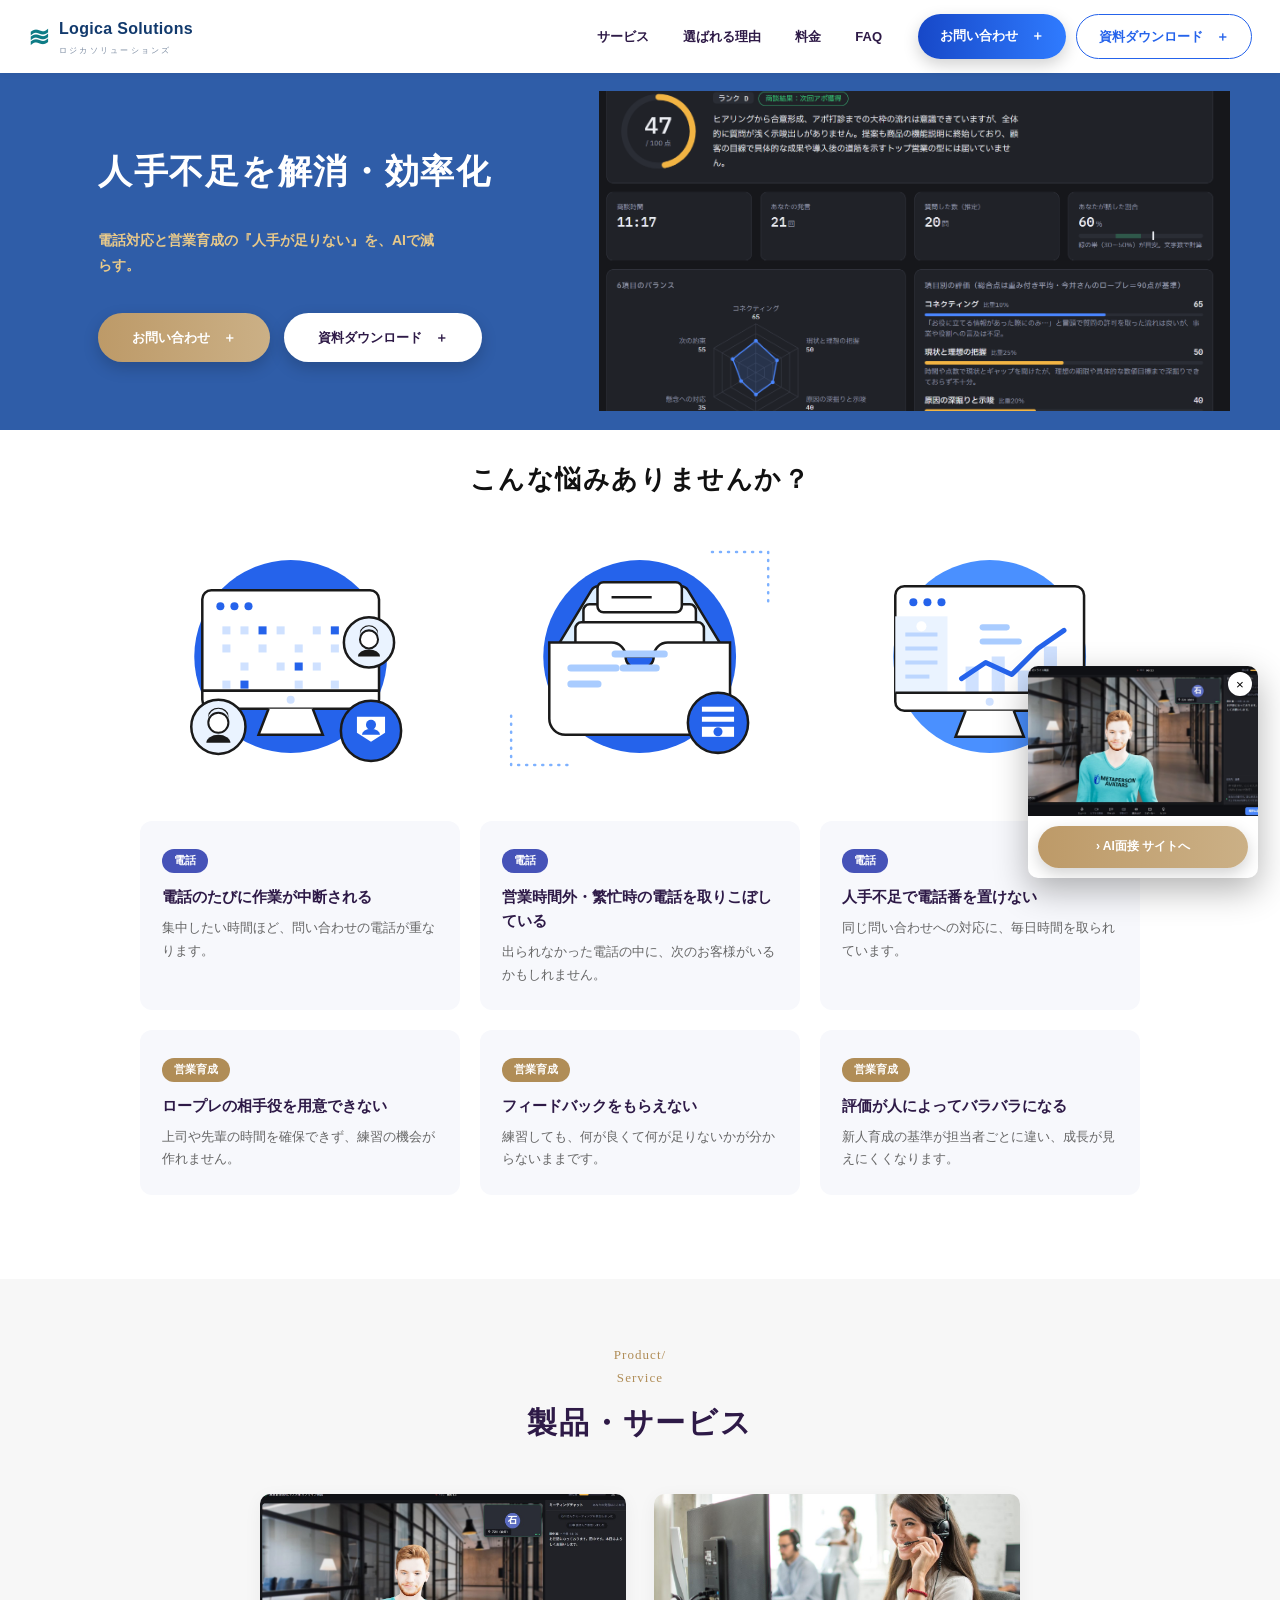
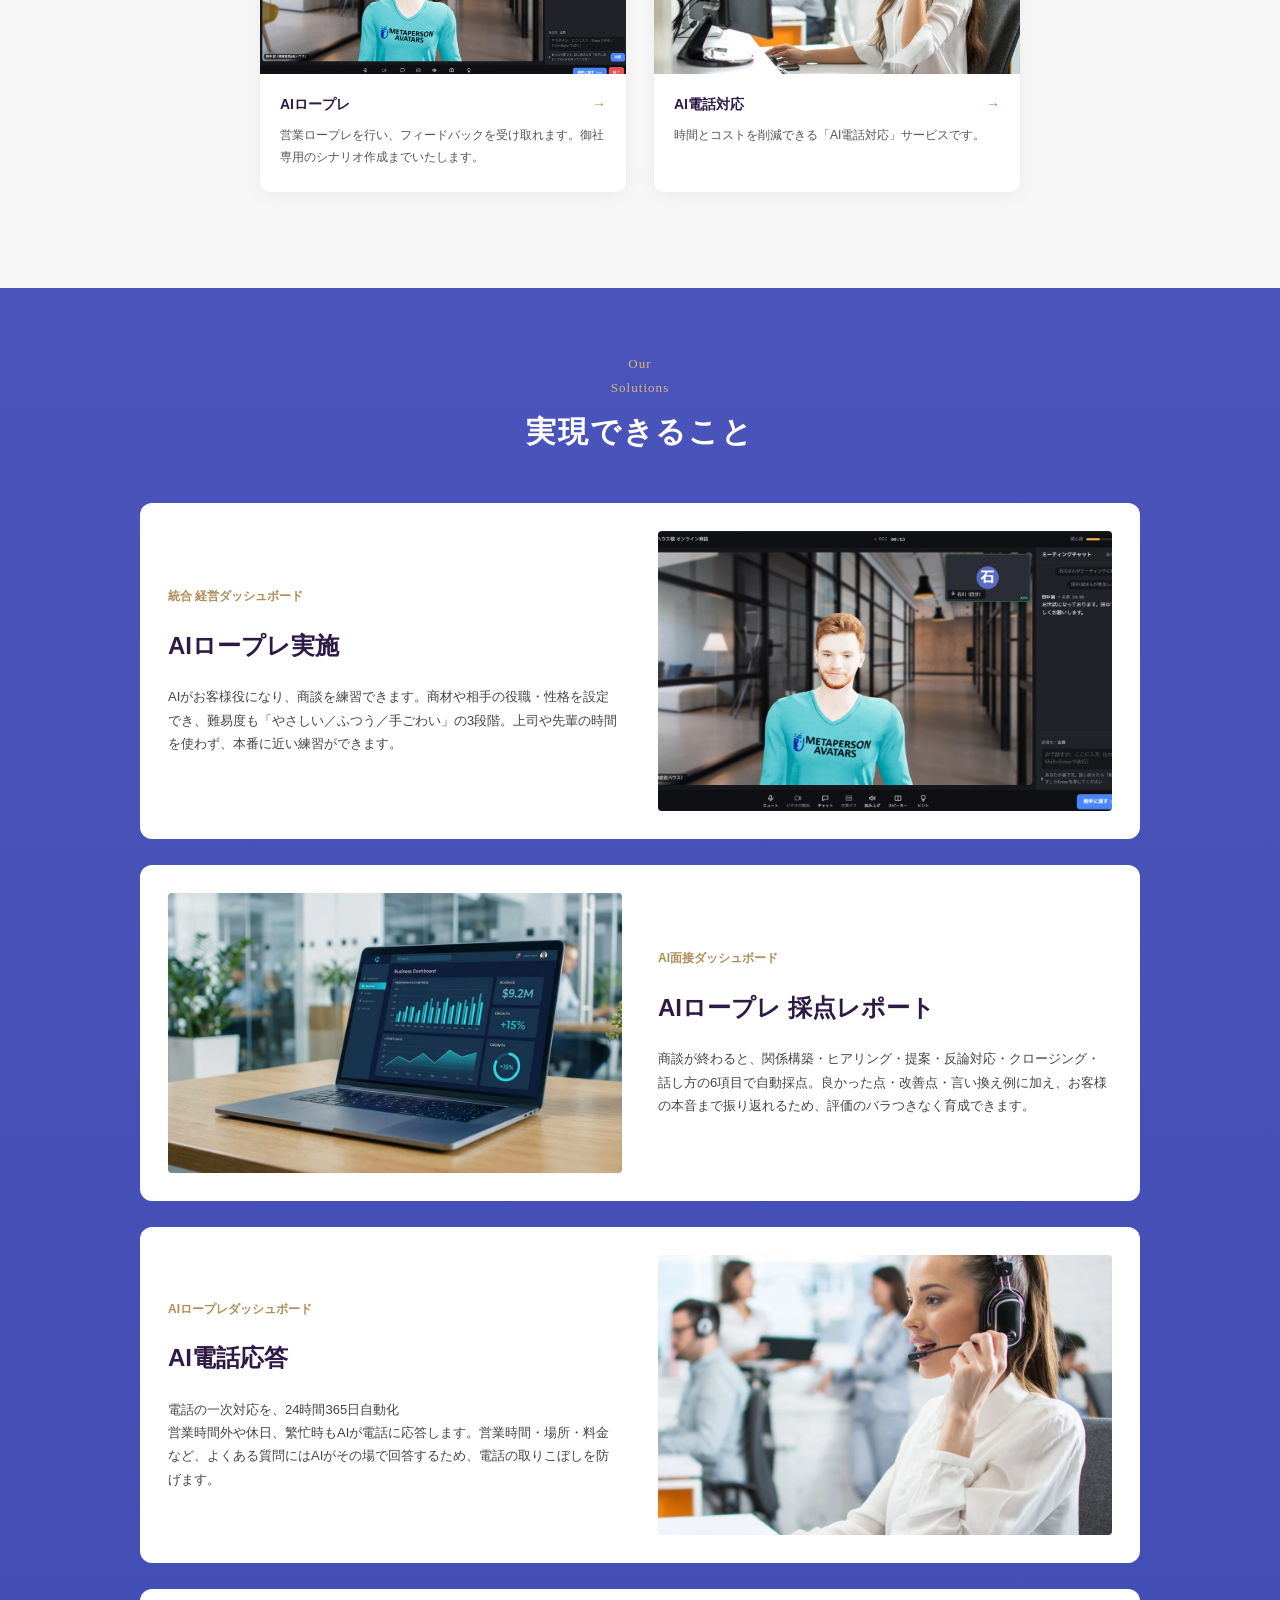
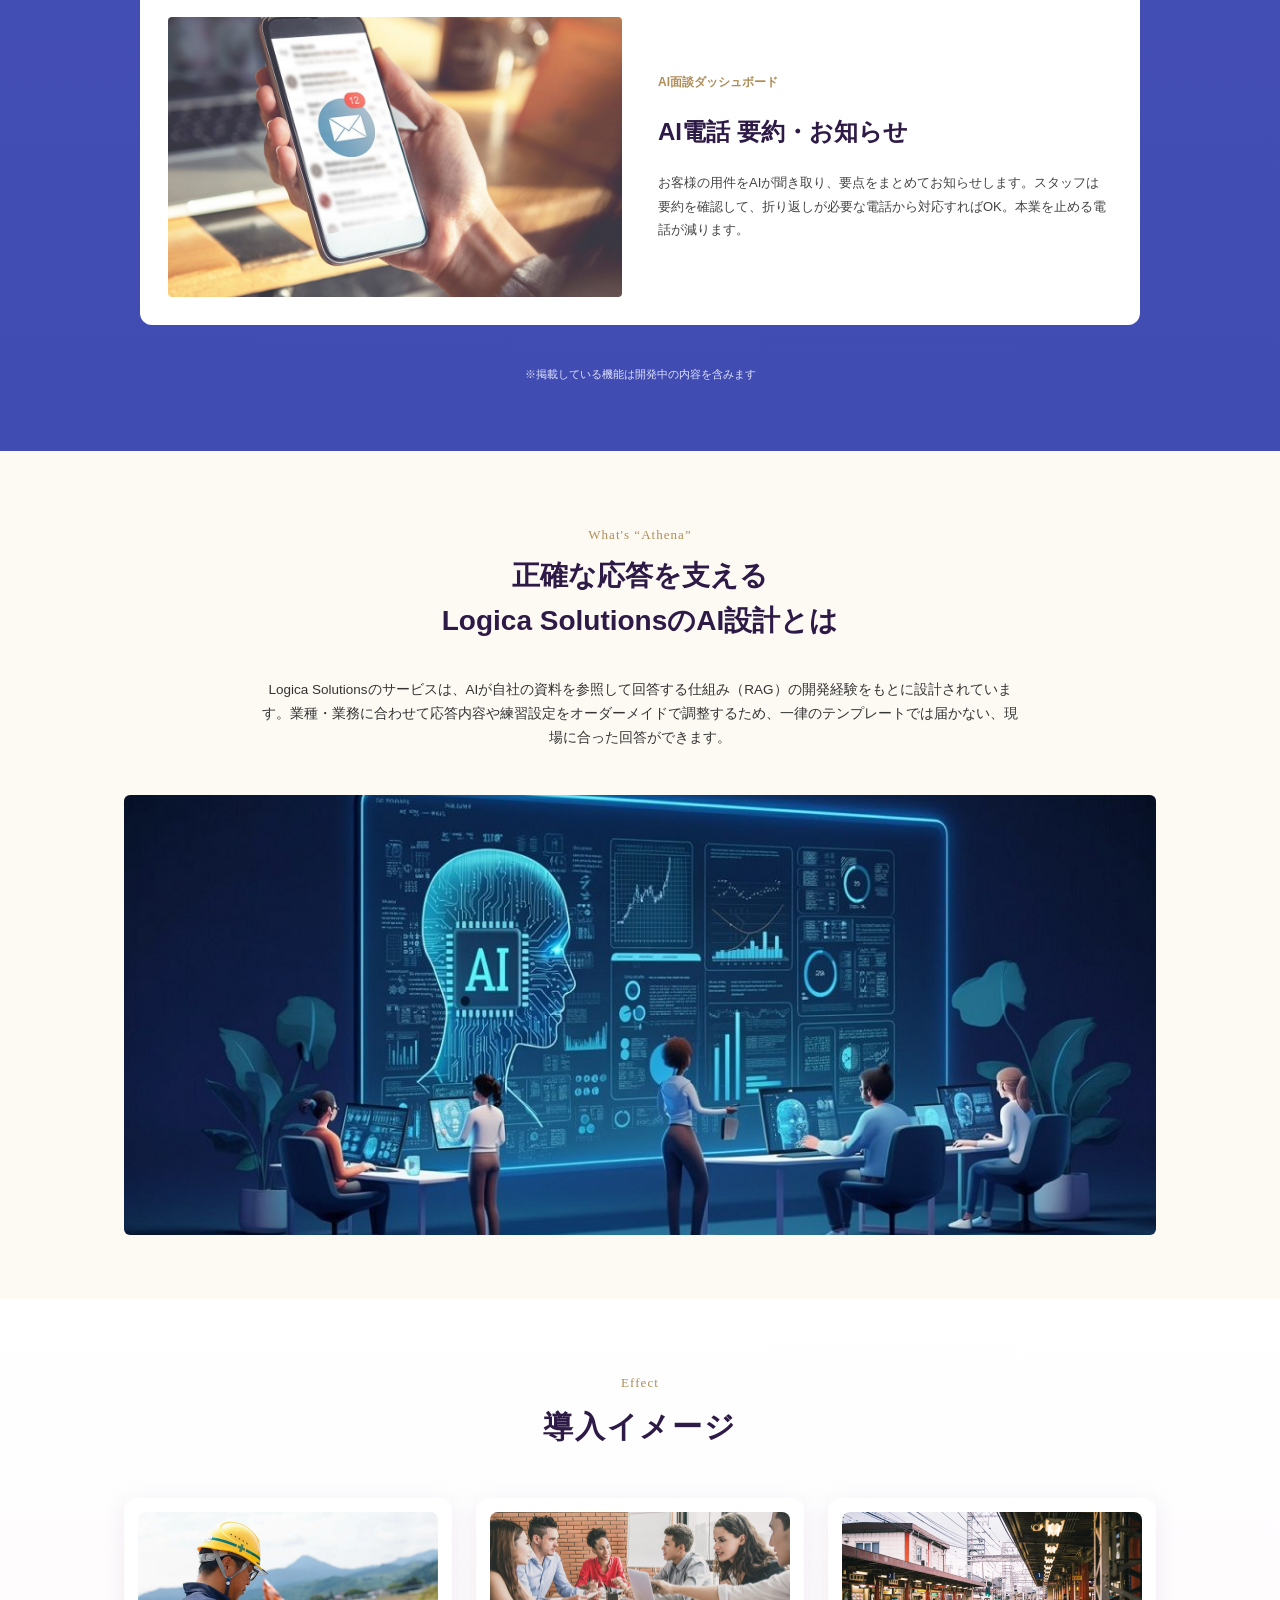
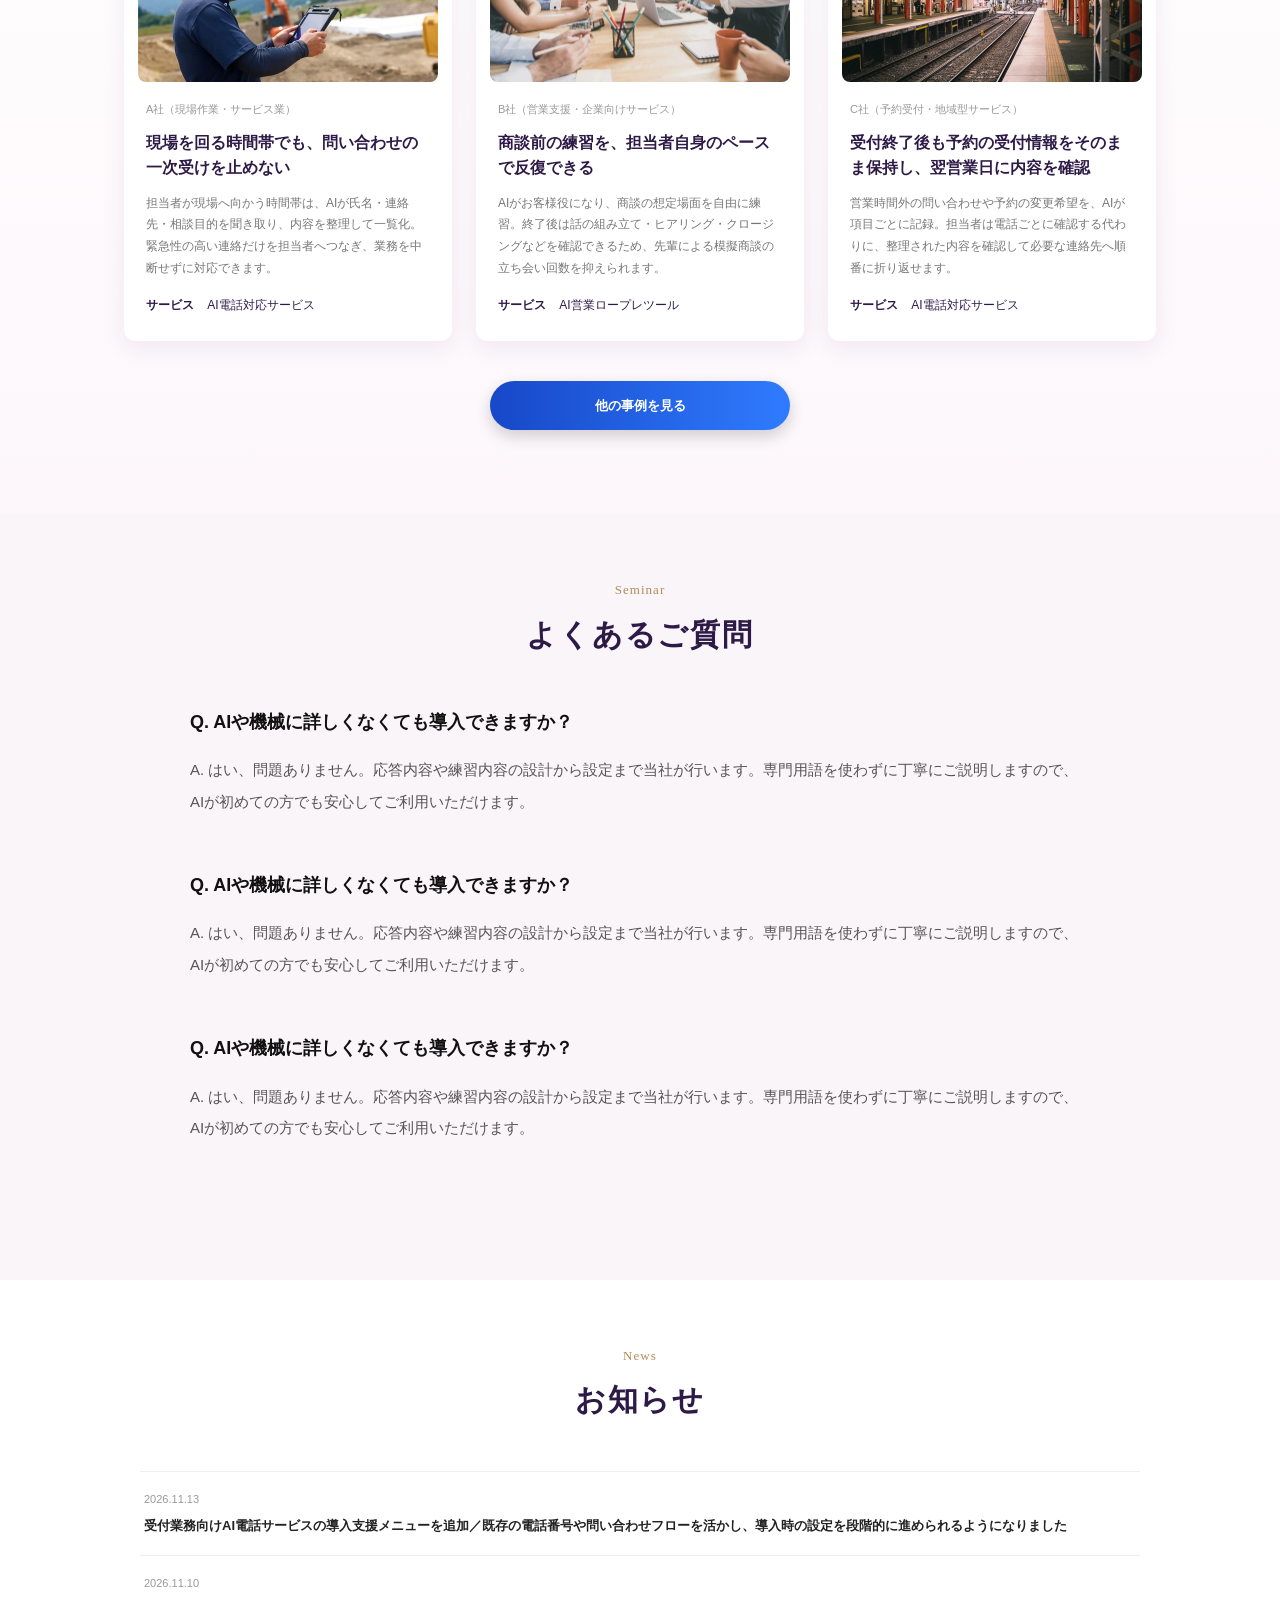
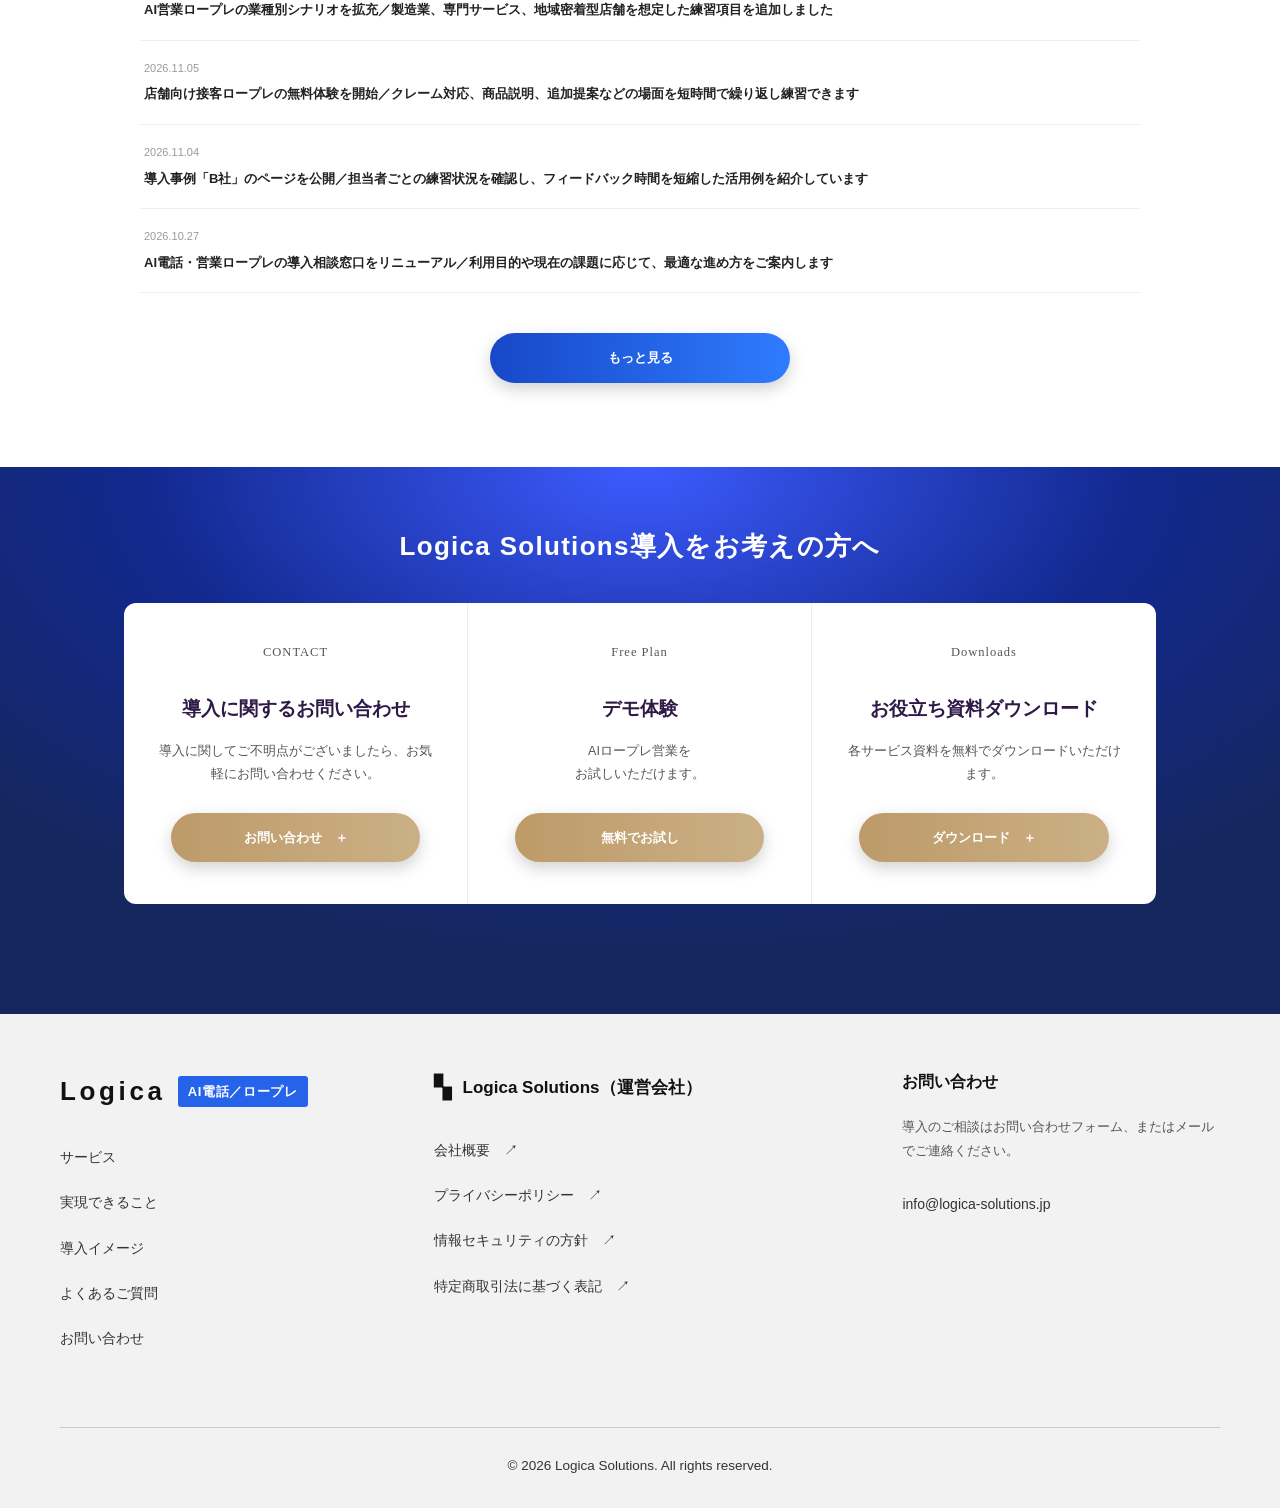
<file: index.html>
<!doctype html>
<html lang="ja">
  <head>
    <meta charset="UTF-8" />
    <meta name="viewport" content="width=device-width, initial-scale=1.0" />
    <title>Logica Solutions｜人手不足を解消・効率化</title>
    <style>
      :root {
        --navy: #2e1a47;
        --ink: #333;
        --gold: #b08d57;
        --gold-btn: linear-gradient(90deg, #bd9a68, #cbb086);
        --blue-btn: linear-gradient(
          90deg,
          #1748c8,
          #2f7bff
        ); /* 紫ボタン→青ボタン */
        --hero-blue: #2f5da8;
        --sol-blue: #4653b8;
        --footer-blue: #0d5aa0;
      }
      * {
        margin: 0;
        padding: 0;
        box-sizing: border-box;
      }
      body {
        font-family:
          "Hiragino Kaku Gothic ProN", "Hiragino Sans", "Noto Sans JP",
          sans-serif;
        color: var(--ink);
        line-height: 1.8;
        background: #fff;
      }
      img {
        display: block;
        width: 100%;
        height: 100%;
        object-fit: cover;
      }
      a {
        text-decoration: none;
        color: inherit;
      }
      .wrap {
        max-width: 1080px;
        margin: 0 auto;
        padding: 0 24px;
      }
      .en {
        font-family: Georgia, serif;
        color: var(--gold);
        font-size: 13px;
        letter-spacing: 0.08em;
        text-align: center;
      }
      h2.title {
        color: var(--navy);
        font-size: 30px;
        text-align: center;
        margin: 6px 0 44px;
        letter-spacing: 0.06em;
      }
      .btn {
        display: inline-block;
        border-radius: 999px;
        padding: 13px 34px;
        font-size: 13px;
        font-weight: 700;
        text-align: center;
        box-shadow: 0 6px 16px rgba(0, 0, 0, 0.18);
      }
      .btn-blue {
        background: var(--blue-btn);
        color: #fff;
      }
      .btn-gold {
        background: var(--gold-btn);
        color: #fff;
      }
      .btn-white {
        background: #fff;
        color: var(--navy);
      }
      .btn-outline {
        border: 1.5px solid #2563eb;
        color: #2563eb;
        background: #fff;
        box-shadow: none;
      }
      /* header */
      header {
        position: sticky;
        top: 0;
        z-index: 50;
        background: #fff;
        box-shadow: 0 1px 6px rgba(0, 0, 0, 0.06);
      }
      .header-in {
        max-width: 1280px;
        margin: 0 auto;
        padding: 14px 28px;
        display: flex;
        align-items: center;
        gap: 36px;
      }
      .logo {
        display: flex;
        align-items: center;
        gap: 9px;
        color: #123a6d;
      }
      .logo-mark {
        font-size: 26px;
        font-weight: 900;
        color: #0e7c86;
        line-height: 1;
      }
      .logo b {
        font-size: 16px;
        letter-spacing: 0.02em;
      }
      .logo small {
        display: block;
        font-size: 8px;
        color: #7a8aa0;
        letter-spacing: 0.28em;
      }
      nav {
        margin-left: auto;
        display: flex;
        gap: 34px;
        font-size: 13px;
        font-weight: 700;
        color: var(--navy);
      }
      .header-btns {
        display: flex;
        gap: 10px;
      }
      .header-btns .btn {
        padding: 10px 22px;
      }
      /* hero */
      .hero {
        background: var(--hero-blue);
        color: #fff;
        overflow: hidden;
      }
      .hero-in {
        max-width: 1180px;
        margin: 0 auto;
        display: grid;
        grid-template-columns: 1fr 1.15fr;
        align-items: center;
      }
      .hero-text {
        padding: 64px 24px 64px 48px;
      }
      .hero-text h1 {
        font-size: 34px;
        letter-spacing: 0.05em;
        margin-bottom: 26px;
      }
      .hero-text p {
        color: #e8c98a;
        font-size: 14px;
        font-weight: 700;
        margin-bottom: 34px;
        max-width: 340px;
      }
      .hero-btns {
        display: flex;
        gap: 14px;
        flex-wrap: wrap;
      }
      .hero-img {
        height: 80%;
        min-height: 320px;
      }
      /* problems */
      .problems {
        padding: 26px 0 84px;
      }
      .problems h2 {
        font-size: 26px;
        text-align: center;
        color: #111;
        margin-bottom: 36px;
        letter-spacing: 0.06em;
      }
      .problem-ills {
        display: grid;
        grid-template-columns: repeat(3, 1fr);
        gap: 28px;
        max-width: 1020px;
        margin: 0 auto 42px;
      }
      .problem-ills svg {
        width: 100%;
        height: auto;
        display: block;
      }
      .problem-grid {
        display: grid;
        grid-template-columns: repeat(3, 1fr);
        gap: 20px;
        max-width: 1000px;
        margin: 0 auto;
      }
      .problem-card {
        background: #f7f8fc;
        border-radius: 12px;
        padding: 24px 22px;
      }
      .problem-card .tag {
        display: inline-block;
        font-size: 11px;
        font-weight: 700;
        color: #fff;
        background: #4653b8;
        border-radius: 999px;
        padding: 2px 12px;
        margin-bottom: 12px;
      }
      .problem-card .tag.sales {
        background: #b08d57;
      }
      .problem-card h3 {
        font-size: 15px;
        color: var(--navy);
        margin-bottom: 8px;
        line-height: 1.6;
      }
      .problem-card p {
        font-size: 12.5px;
        color: #666;
      }
      /* products */
      .products {
        background: #f7f7f7;
        padding: 64px 0 96px;
      }
      .product-grid {
        display: grid;
        grid-template-columns: 1fr 1fr;
        gap: 28px;
        max-width: 760px;
        margin: 0 auto;
      }
      .product-card {
        background: #fff;
        border-radius: 10px;
        overflow: hidden;
        box-shadow: 0 4px 18px rgba(0, 0, 0, 0.05);
      }
      .product-card .thumb {
        height: 180px;
      }
      .product-card .body {
        padding: 18px 20px 24px;
      }
      .product-card h3 {
        font-size: 14px;
        color: var(--navy);
        display: flex;
        justify-content: space-between;
        align-items: center;
      }
      .product-card h3 span {
        color: var(--gold);
      }
      .product-card p {
        font-size: 12px;
        color: #555;
        margin-top: 8px;
      }
      /* solutions */
      .solutions {
        background: linear-gradient(180deg, #4a54ba, #414cb2);
        padding: 64px 0 40px;
      }
      .solutions .en {
        color: #d9b878;
      }
      .solutions h2.title {
        color: #fff;
      }
      .sol-card {
        background: #fff;
        border-radius: 12px;
        padding: 28px;
        display: grid;
        grid-template-columns: 1fr 1fr;
        gap: 36px;
        align-items: center;
        max-width: 1000px;
        margin: 0 auto 26px;
      }
      .sol-card .thumb {
        height: 280px;
        border-radius: 4px;
        overflow: hidden;
      }
      .sol-card .label {
        color: var(--gold);
        font-size: 12px;
        font-weight: 700;
        margin-bottom: 16px;
      }
      .sol-card h3 {
        color: var(--navy);
        font-size: 24px;
        margin-bottom: 18px;
      }
      .sol-card p {
        font-size: 13px;
        color: #444;
      }
      .solutions .note {
        text-align: center;
        color: #dfe3ff;
        font-size: 11px;
        padding: 14px 0 26px;
      }
      /* athena */
      .athena {
        background: #fdfaf4;
        padding: 72px 0 64px;
        text-align: center;
      }
      .athena h2 {
        color: var(--navy);
        font-size: 28px;
        line-height: 1.6;
        margin: 8px 0 34px;
      }
      .athena .lead {
        font-size: 13.5px;
        max-width: 760px;
        margin: 0 auto 44px;
      }
      .athena .big-img {
        max-width: 1040px;
        height: 440px;
        margin: 0 auto;
        border-radius: 6px;
        overflow: hidden;
      }
      /* cases */
      .cases {
        padding: 72px 0 84px;
        background: linear-gradient(180deg, #fff, #fdf7fb);
      }
      .case-grid {
        display: grid;
        grid-template-columns: repeat(3, 1fr);
        gap: 24px;
      }
      .case-card {
        background: #fff;
        border-radius: 12px;
        overflow: hidden;
        box-shadow: 0 6px 24px rgba(60, 30, 90, 0.08);
        padding: 14px 14px 24px;
      }
      .case-card .thumb {
        height: 170px;
        border-radius: 8px;
        overflow: hidden;
        margin-bottom: 18px;
      }
      .case-card .co {
        font-size: 11px;
        color: #999;
        margin: 0 8px 10px;
      }
      .case-card h3 {
        font-size: 15.5px;
        color: var(--navy);
        line-height: 1.65;
        margin: 0 8px 12px;
      }
      .case-card p {
        font-size: 12px;
        color: #777;
        margin: 0 8px 16px;
      }
      .case-card .svc {
        font-size: 12px;
        color: var(--navy);
        margin: 0 8px;
      }
      .case-card .svc b {
        margin-right: 10px;
      }
      .center-btn {
        text-align: center;
        margin-top: 40px;
      }
      .center-btn .btn {
        min-width: 300px;
      }
      /* faq */
      .faq {
        background: #faf5f9;
        padding: 64px 0 84px;
      }
      .faq-list {
        max-width: 900px;
        margin: 0 auto;
      }
      .faq-item {
        margin-bottom: 52px;
      }
      .faq-item h3 {
        font-size: 18px;
        color: #111;
        margin-bottom: 16px;
      }
      .faq-item p {
        font-size: 15px;
        color: #555;
        line-height: 2.1;
      }
      /* news */
      .news {
        padding: 64px 0 84px;
      }
      .news-list {
        max-width: 1000px;
        margin: 0 auto;
        border-top: 1px solid #eee;
      }
      .news-item {
        border-bottom: 1px solid #eee;
        padding: 18px 4px;
      }
      .news-item time {
        font-size: 11px;
        color: #999;
        display: block;
        margin-bottom: 4px;
      }
      .news-item p {
        font-size: 13px;
        font-weight: 700;
        color: #222;
      }
      /* cta */
      .cta {
        background: radial-gradient(
          ellipse 70% 90% at 50% 0%,
          #3d5bff 0%,
          #12298f 55%,
          #16265e 100%
        );
        padding: 56px 0 110px;
      }
      .cta h2 {
        color: #fff;
        text-align: center;
        font-size: 26px;
        margin-bottom: 34px;
        letter-spacing: 0.05em;
      }
      .cta-box {
        background: #fff;
        border-radius: 12px;
        max-width: 1040px;
        margin: 0 auto;
        display: grid;
        grid-template-columns: 1fr 1fr 1fr;
        overflow: hidden;
      }
      .cta-cell {
        padding: 38px 30px 42px;
        text-align: center;
        border-right: 1px solid #eee;
      }
      .cta-cell:last-child {
        border-right: none;
      }
      .cta-cell h3 {
        color: var(--navy);
        font-size: 19px;
        margin: 8px 0 14px;
      }
      .cta-cell p {
        font-size: 12.5px;
        color: #555;
        margin-bottom: 28px;
      }
      .cta-cell .btn {
        width: 88%;
      }
      /* footer （少ない構成） */
      footer {
        background: #f2f2f2;
        color: #333;
        font-size: 14px;
      }
      .footer-in {
        max-width: 1240px;
        margin: 0 auto;
        padding: 54px 40px 0;
      }
      .footer-simple {
        display: grid;
        grid-template-columns: 1fr 1.3fr 1fr;
        gap: 56px;
      }
      .footer-brand {
        font-size: 26px;
        font-weight: 900;
        letter-spacing: 0.14em;
        color: #111;
        display: flex;
        align-items: center;
        gap: 12px;
      }
      .footer-brand .tag {
        background: #2563eb;
        color: #fff;
        font-size: 13px;
        font-weight: 700;
        letter-spacing: 0.05em;
        padding: 4px 10px;
        border-radius: 3px;
      }
      footer ul {
        list-style: none;
        margin-top: 30px;
      }
      footer li {
        margin-bottom: 20px;
      }
      footer li a:hover {
        text-decoration: underline;
      }
      .footer-company {
        display: flex;
        align-items: center;
        gap: 12px;
        font-size: 17px;
        font-weight: 700;
        color: #111;
      }
      .footer-company .mark {
        font-size: 22px;
        color: #111;
      }
      .footer-contact h4 {
        font-size: 16px;
        color: #111;
        margin-bottom: 18px;
      }
      .footer-contact p {
        font-size: 13px;
        color: #555;
      }
      .copyright {
        border-top: 1px solid #c9c9c9;
        margin-top: 56px;
        text-align: center;
        color: #333;
        font-size: 13.5px;
        padding: 26px 0 30px;
      }
      /* popup */
      .popup {
        position: fixed;
        right: 22px;
        bottom: 22px;
        width: 230px;
        background: #fff;
        border-radius: 10px;
        box-shadow: 0 12px 34px rgba(0, 0, 0, 0.3);
        overflow: hidden;
        z-index: 60;
      }
      .popup .thumb {
        height: 150px;
      }
      .popup .body {
        padding: 10px;
      }
      .popup .btn {
        width: 100%;
        padding: 10px;
        font-size: 12px;
      }
      .popup .close {
        position: absolute;
        top: 6px;
        right: 6px;
        width: 24px;
        height: 24px;
        border: none;
        border-radius: 50%;
        background: #fff;
        box-shadow: 0 2px 8px rgba(0, 0, 0, 0.25);
        cursor: pointer;
      }
      @media (max-width: 860px) {
        nav {
          display: none;
        }
        .hero-in,
        .sol-card,
        .cta-box {
          grid-template-columns: 1fr;
        }
        .product-grid,
        .problem-grid,
        .case-grid,
        .footer-simple,
        .problem-ills {
          grid-template-columns: 1fr;
        }
        .cta-cell {
          border-right: none;
          border-bottom: 1px solid #eee;
        }
        .athena .big-img {
          height: 260px;
        }
      }
    </style>
  </head>
  <body>
    <header>
      <div class="header-in">
        <a class="logo" href="#"
          ><span class="logo-mark">≋</span
          ><span
            ><b>Logica Solutions</b><small>ロジカソリューションズ</small></span
          ></a
        >
        <nav>
          <a href="#products">サービス</a><a href="#solutions">選ばれる理由</a
          ><a href="#cta">料金</a><a href="#faq">FAQ</a>
        </nav>
        <div class="header-btns">
          <a class="btn btn-blue" href="inquiry.html">お問い合わせ　＋</a>
          <a class="btn btn-outline" href="contact.html"
            >資料ダウンロード　＋</a
          >
        </div>
      </div>
    </header>

    <section class="hero">
      <div class="hero-in">
        <div class="hero-text">
          <h1>人手不足を解消・効率化</h1>
          <p>電話対応と営業育成の『人手が足りない』を、AIで減らす。</p>
          <div class="hero-btns">
            <a class="btn btn-gold" href="inquiry.html">お問い合わせ　＋</a>
            <a class="btn btn-white" href="contact.html"
              >資料ダウンロード　＋</a
            >
          </div>
        </div>
        <div class="hero-img">
          <img
            src="images/main-hero.png"
            alt="AIロープレのオンライン商談画面"
          />
        </div>
      </div>
    </section>

    <section class="problems">
      <div class="wrap">
        <h2>こんな悩みありませんか？</h2>
        <div class="problem-ills">
          <svg
            viewBox="0 0 320 240"
            role="img"
            aria-label="担当者が分散して対応が追いつかないイメージ"
          >
            <circle cx="160" cy="118" r="96" fill="#2563eb" />
            <rect
              x="72"
              y="52"
              width="176"
              height="118"
              rx="9"
              fill="#fff"
              stroke="#1a1a1a"
              stroke-width="2.5"
            />
            <circle cx="90" cy="68" r="4" fill="#2563eb" />
            <circle cx="104" cy="68" r="4" fill="#2563eb" />
            <circle cx="118" cy="68" r="4" fill="#2563eb" />
            <g fill="#cfe1ff">
              <rect x="92" y="88" width="8" height="8" />
              <rect x="110" y="88" width="8" height="8" />
              <rect x="146" y="88" width="8" height="8" />
              <rect x="182" y="88" width="8" height="8" />
              <rect x="92" y="106" width="8" height="8" />
              <rect x="128" y="106" width="8" height="8" />
              <rect x="164" y="106" width="8" height="8" />
              <rect x="200" y="106" width="8" height="8" />
              <rect x="110" y="124" width="8" height="8" />
              <rect x="146" y="124" width="8" height="8" />
              <rect x="182" y="124" width="8" height="8" />
              <rect x="92" y="142" width="8" height="8" />
              <rect x="164" y="142" width="8" height="8" />
              <rect x="200" y="142" width="8" height="8" />
            </g>
            <g fill="#2563eb">
              <rect x="128" y="88" width="8" height="8" />
              <rect x="164" y="124" width="8" height="8" />
              <rect x="200" y="88" width="8" height="8" />
              <rect x="110" y="142" width="8" height="8" />
            </g>
            <line
              x1="72"
              y1="152"
              x2="248"
              y2="152"
              stroke="#1a1a1a"
              stroke-width="2.5"
            />
            <path
              d="M138 170 L128 196 h64 L182 170"
              fill="#fff"
              stroke="#1a1a1a"
              stroke-width="2.5"
            />
            <circle cx="160" cy="161" r="4" fill="#cfe1ff" />
            <g>
              <circle
                cx="88"
                cy="188"
                r="27"
                fill="#eaf3ff"
                stroke="#1a1a1a"
                stroke-width="2.5"
              />
              <circle
                cx="88"
                cy="184"
                r="10"
                fill="#fff"
                stroke="#1a1a1a"
                stroke-width="2"
              />
              <path
                d="M78 180 a10 10 0 0 1 20 0 l0 -3 a10 8 0 0 0 -20 0 z"
                fill="#1a1a1a"
              />
              <path d="M76 204 a12 8 0 0 1 24 0" fill="#1a1a1a" />
            </g>
            <g>
              <circle
                cx="238"
                cy="104"
                r="25"
                fill="#eaf3ff"
                stroke="#1a1a1a"
                stroke-width="2.5"
              />
              <circle
                cx="238"
                cy="101"
                r="9"
                fill="#fff"
                stroke="#1a1a1a"
                stroke-width="2"
              />
              <path
                d="M229 97 a9 9 0 0 1 18 0 l0 -3 a9 7 0 0 0 -18 0 z"
                fill="#1a1a1a"
              />
              <path d="M227 118 a11 7 0 0 1 22 0" fill="#1a1a1a" />
            </g>
            <g>
              <circle
                cx="240"
                cy="192"
                r="30"
                fill="#2563eb"
                stroke="#1a1a1a"
                stroke-width="2.5"
              />
              <path d="M226 178 h28 v16 l-14 9 -14 -9 z" fill="#fff" />
              <circle cx="240" cy="186" r="5" fill="#2563eb" />
              <path d="M231 196 a9 6 0 0 1 18 0" fill="#2563eb" />
            </g>
          </svg>
          <svg
            viewBox="0 0 320 240"
            role="img"
            aria-label="情報や記録が散らばっているイメージ"
          >
            <circle cx="160" cy="118" r="96" fill="#2563eb" />
            <g
              stroke="#7db1ff"
              stroke-width="2.5"
              stroke-dasharray="1 7"
              stroke-linecap="round"
              fill="none"
            >
              <path d="M232 14 h56 v56" />
              <path d="M88 226 H32 V170" />
            </g>
            <path
              d="M78 108 L112 52 a8 8 0 0 1 7 -4 h82 a8 8 0 0 1 7 4 L242 108"
              fill="#dceeff"
              stroke="#1a1a1a"
              stroke-width="2.5"
            />
            <rect
              x="104"
              y="66"
              width="112"
              height="34"
              rx="6"
              fill="#fff"
              stroke="#1a1a1a"
              stroke-width="2.5"
            />
            <rect
              x="96"
              y="84"
              width="128"
              height="34"
              rx="6"
              fill="#fff"
              stroke="#1a1a1a"
              stroke-width="2.5"
            />
            <rect
              x="118"
              y="44"
              width="84"
              height="30"
              rx="6"
              fill="#fff"
              stroke="#1a1a1a"
              stroke-width="2.5"
            />
            <line
              x1="132"
              y1="59"
              x2="172"
              y2="59"
              stroke="#1a1a1a"
              stroke-width="2.5"
            />
            <path
              d="M70 104 h62 a14 14 0 0 1 14 14 a12 12 0 0 0 12 12 h4 a12 12 0 0 0 12 -12 a14 14 0 0 1 14 -14 h62 v76 a16 16 0 0 1 -16 16 H86 a16 16 0 0 1 -16 -16 z"
              fill="#fff"
              stroke="#1a1a1a"
              stroke-width="2.5"
            />
            <rect
              x="88"
              y="126"
              width="52"
              height="7"
              rx="3.5"
              fill="#a9ccff"
            />
            <rect
              x="88"
              y="142"
              width="34"
              height="7"
              rx="3.5"
              fill="#a9ccff"
            />
            <rect
              x="132"
              y="112"
              width="56"
              height="7"
              rx="3.5"
              fill="#a9ccff"
            />
            <rect
              x="140"
              y="126"
              width="40"
              height="7"
              rx="3.5"
              fill="#a9ccff"
            />
            <g>
              <circle
                cx="238"
                cy="184"
                r="30"
                fill="#2563eb"
                stroke="#1a1a1a"
                stroke-width="2.5"
              />
              <rect x="222" y="168" width="32" height="5" fill="#fff" />
              <rect x="222" y="178" width="32" height="5" fill="#fff" />
              <rect x="222" y="188" width="32" height="10" fill="#fff" />
              <circle cx="238" cy="193" r="4.5" fill="#2563eb" />
            </g>
          </svg>
          <svg
            viewBox="0 0 320 240"
            role="img"
            aria-label="成果や評価が見えにくいイメージ"
          >
            <circle cx="160" cy="118" r="96" fill="#4a90ff" />
            <rect
              x="66"
              y="48"
              width="188"
              height="124"
              rx="9"
              fill="#fff"
              stroke="#1a1a1a"
              stroke-width="2.5"
            />
            <circle cx="84" cy="64" r="4" fill="#2563eb" />
            <circle cx="98" cy="64" r="4" fill="#2563eb" />
            <circle cx="112" cy="64" r="4" fill="#2563eb" />
            <rect x="66" y="78" width="52" height="76" fill="#eaf3ff" />
            <g stroke="#bcd6ff" stroke-width="4">
              <line x1="76" y1="96" x2="108" y2="96" />
              <line x1="76" y1="110" x2="108" y2="110" />
              <line x1="76" y1="124" x2="108" y2="124" />
              <line x1="76" y1="138" x2="100" y2="138" />
            </g>
            <circle cx="92" cy="88" r="5" fill="#fff" />
            <rect x="150" y="86" width="30" height="6" rx="3" fill="#a9ccff" />
            <rect x="150" y="100" width="42" height="6" rx="3" fill="#a9ccff" />
            <g fill="#cfe1ff">
              <rect x="136" y="128" width="13" height="26" />
              <rect x="162" y="118" width="13" height="36" />
              <rect x="188" y="132" width="13" height="22" />
              <rect x="214" y="108" width="13" height="46" />
            </g>
            <polyline
              points="132,140 156,124 182,136 208,110 234,92"
              fill="none"
              stroke="#2563eb"
              stroke-width="5"
              stroke-linecap="round"
              stroke-linejoin="round"
            />
            <line
              x1="66"
              y1="154"
              x2="254"
              y2="154"
              stroke="#1a1a1a"
              stroke-width="2.5"
            />
            <path
              d="M136 172 L126 198 h68 L184 172"
              fill="#fff"
              stroke="#1a1a1a"
              stroke-width="2.5"
            />
            <circle cx="160" cy="163" r="4" fill="#cfe1ff" />
            <g>
              <circle
                cx="242"
                cy="188"
                r="30"
                fill="#2563eb"
                stroke="#1a1a1a"
                stroke-width="2.5"
              />
              <g stroke="#fff" stroke-width="3.5" stroke-linecap="round">
                <line x1="226" y1="176" x2="236" y2="176" />
                <line x1="226" y1="188" x2="236" y2="188" />
                <line x1="226" y1="200" x2="236" y2="200" />
              </g>
              <circle cx="224" cy="176" r="3.5" fill="#fff" />
              <circle cx="224" cy="188" r="3.5" fill="#fff" />
              <circle cx="224" cy="200" r="3.5" fill="#fff" />
              <path
                d="M242 172 a10 10 0 0 1 10 10 v6 h-14 v-8 a6 6 0 0 1 4 -8z"
                fill="#fff"
              />
            </g>
          </svg>
        </div>
        <div class="problem-grid">
          <div class="problem-card">
            <span class="tag">電話</span>
            <h3>電話のたびに作業が中断される</h3>
            <p>集中したい時間ほど、問い合わせの電話が重なります。</p>
          </div>
          <div class="problem-card">
            <span class="tag">電話</span>
            <h3>営業時間外・繁忙時の電話を取りこぼしている</h3>
            <p>出られなかった電話の中に、次のお客様がいるかもしれません。</p>
          </div>
          <div class="problem-card">
            <span class="tag">電話</span>
            <h3>人手不足で電話番を置けない</h3>
            <p>同じ問い合わせへの対応に、毎日時間を取られています。</p>
          </div>
          <div class="problem-card">
            <span class="tag sales">営業育成</span>
            <h3>ロープレの相手役を用意できない</h3>
            <p>上司や先輩の時間を確保できず、練習の機会が作れません。</p>
          </div>
          <div class="problem-card">
            <span class="tag sales">営業育成</span>
            <h3>フィードバックをもらえない</h3>
            <p>練習しても、何が良くて何が足りないかが分からないままです。</p>
          </div>
          <div class="problem-card">
            <span class="tag sales">営業育成</span>
            <h3>評価が人によってバラバラになる</h3>
            <p>新人育成の基準が担当者ごとに違い、成長が見えにくくなります。</p>
          </div>
        </div>
      </div>
    </section>

    <section class="products" id="products">
      <div class="wrap">
        <p class="en">Product/<br />Service</p>
        <h2 class="title">製品・サービス</h2>
        <div class="product-grid">
          <a class="product-card" href="#solutions">
            <div class="thumb">
              <img src="images/roleplay.jpg" alt="AIロープレ" />
            </div>
            <div class="body">
              <h3>AIロープレ <span>→</span></h3>
              <p>
                営業ロープレを行い、フィードバックを受け取れます。御社専用のシナリオ作成までいたします。
              </p>
            </div>
          </a>
          <a class="product-card" href="#solutions">
            <div class="thumb">
              <img src="images/phone-service.jpg" alt="AI電話対応" />
            </div>
            <div class="body">
              <h3>AI電話対応 <span>→</span></h3>
              <p>時間とコストを削減できる「AI電話対応」サービスです。</p>
            </div>
          </a>
        </div>
      </div>
    </section>

    <section class="solutions" id="solutions">
      <div class="wrap">
        <p class="en">Our<br />Solutions</p>
        <h2 class="title">実現できること</h2>

        <div class="sol-card">
          <div>
            <p class="label">統合 経営ダッシュボード</p>
            <h3>AIロープレ実施</h3>
            <p>
              AIがお客様役になり、商談を練習できます。商材や相手の役職・性格を設定でき、難易度も「やさしい／ふつう／手ごわい」の3段階。上司や先輩の時間を使わず、本番に近い練習ができます。
            </p>
          </div>
          <div class="thumb">
            <img src="images/roleplay.jpg" alt="AIロープレ実施画面" />
          </div>
        </div>

        <div class="sol-card">
          <div class="thumb">
            <img src="images/score-report.jpg" alt="AIロープレ 採点レポート" />
          </div>
          <div>
            <p class="label">AI面接ダッシュボード</p>
            <h3>AIロープレ 採点レポート</h3>
            <p>
              商談が終わると、関係構築・ヒアリング・提案・反論対応・クロージング・話し方の6項目で自動採点。良かった点・改善点・言い換え例に加え、お客様の本音まで振り返れるため、評価のバラつきなく育成できます。
            </p>
          </div>
        </div>

        <div class="sol-card">
          <div>
            <p class="label">AIロープレダッシュボード</p>
            <h3>AI電話応答</h3>
            <p>
              電話の一次対応を、24時間365日自動化<br />営業時間外や休日、繁忙時もAIが電話に応答します。営業時間・場所・料金など、よくある質問にはAIがその場で回答するため、電話の取りこぼしを防げます。
            </p>
          </div>
          <div class="thumb">
            <img src="images/phone-answer.jpg" alt="AI電話応答" />
          </div>
        </div>

        <div class="sol-card">
          <div class="thumb">
            <img src="images/phone-summary.jpg" alt="AI電話 要約・お知らせ" />
          </div>
          <div>
            <p class="label">AI面談ダッシュボード</p>
            <h3>AI電話 要約・お知らせ</h3>
            <p>
              お客様の用件をAIが聞き取り、要点をまとめてお知らせします。スタッフは要約を確認して、折り返しが必要な電話から対応すればOK。本業を止める電話が減ります。
            </p>
          </div>
        </div>

        <p class="note">※掲載している機能は開発中の内容を含みます</p>
      </div>
    </section>

    <section class="athena">
      <div class="wrap">
        <p class="en">What's “Athena”</p>
        <h2>正確な応答を支える<br />Logica SolutionsのAI設計とは</h2>
        <p class="lead">
          Logica
          Solutionsのサービスは、AIが自社の資料を参照して回答する仕組み（RAG）の開発経験をもとに設計されています。業種・業務に合わせて応答内容や練習設定をオーダーメイドで調整するため、一律のテンプレートでは届かない、現場に合った回答ができます。
        </p>
        <div class="big-img">
          <img src="images/athena-ai.jpg" alt="AI設計のイメージ" />
        </div>
      </div>
    </section>

    <section class="cases" id="cases">
      <div class="wrap">
        <p class="en">Effect</p>
        <h2 class="title">導入イメージ</h2>
        <div class="case-grid">
          <article class="case-card">
            <div class="thumb">
              <img
                src="images/case-field.jpg"
                alt="現場でタブレットを使う担当者"
              />
            </div>
            <p class="co">A社（現場作業・サービス業）</p>
            <h3>
              現場を回る時間帯でも、問い合わせの一次受けを止めない
            </h3>
            <p>
              担当者が現場へ向かう時間帯は、AIが氏名・連絡先・相談目的を聞き取り、内容を整理して一覧化。緊急性の高い連絡だけを担当者へつなぎ、業務を中断せずに対応できます。
            </p>
            <p class="svc"><b>サービス</b> AI電話対応サービス</p>
          </article>
          <article class="case-card">
            <div class="thumb">
              <img src="images/case-sales.jpg" alt="営業チームのミーティング" />
            </div>
            <p class="co">B社（営業支援・企業向けサービス）</p>
            <h3>商談前の練習を、担当者自身のペースで反復できる</h3>
            <p>
              AIがお客様役になり、商談の想定場面を自由に練習。終了後は話の組み立て・ヒアリング・クロージングなどを確認できるため、先輩による模擬商談の立ち会い回数を抑えられます。
            </p>
            <p class="svc"><b>サービス</b> AI営業ロープレツール</p>
          </article>
          <article class="case-card">
            <div class="thumb">
              <img src="images/case-station.jpg" alt="駅のホーム" />
            </div>
            <p class="co">C社（予約受付・地域型サービス）</p>
            <h3>
              受付終了後も予約の受付情報をそのまま保持し、翌営業日に内容を確認
            </h3>
            <p>
              営業時間外の問い合わせや予約の変更希望を、AIが項目ごとに記録。担当者は電話ごとに確認する代わりに、整理された内容を確認して必要な連絡先へ順番に折り返せます。
            </p>
            <p class="svc"><b>サービス</b> AI電話対応サービス</p>
          </article>
        </div>
        <div class="center-btn">
          <a class="btn btn-blue" href="#">他の事例を見る</a>
        </div>
      </div>
    </section>

    <section class="faq" id="faq">
      <div class="wrap">
        <p class="en">Seminar</p>
        <h2 class="title">よくあるご質問</h2>
        <div class="faq-list">
          <div class="faq-item">
            <h3>Q. AIや機械に詳しくなくても導入できますか？</h3>
            <p>
              A.
              はい、問題ありません。応答内容や練習内容の設計から設定まで当社が行います。専門用語を使わずに丁寧にご説明しますので、AIが初めての方でも安心してご利用いただけます。
            </p>
          </div>
          <div class="faq-item">
            <h3>Q. AIや機械に詳しくなくても導入できますか？</h3>
            <p>
              A.
              はい、問題ありません。応答内容や練習内容の設計から設定まで当社が行います。専門用語を使わずに丁寧にご説明しますので、AIが初めての方でも安心してご利用いただけます。
            </p>
          </div>
          <div class="faq-item">
            <h3>Q. AIや機械に詳しくなくても導入できますか？</h3>
            <p>
              A.
              はい、問題ありません。応答内容や練習内容の設計から設定まで当社が行います。専門用語を使わずに丁寧にご説明しますので、AIが初めての方でも安心してご利用いただけます。
            </p>
          </div>
        </div>
      </div>
    </section>

    <section class="news">
      <div class="wrap">
        <p class="en">News</p>
        <h2 class="title">お知らせ</h2>
        <div class="news-list">
          <div class="news-item">
            <time>2026.11.13</time>
            <p>
              受付業務向けAI電話サービスの導入支援メニューを追加／既存の電話番号や問い合わせフローを活かし、導入時の設定を段階的に進められるようになりました
            </p>
          </div>
          <div class="news-item">
            <time>2026.11.10</time>
            <p>
              AI営業ロープレの業種別シナリオを拡充／製造業、専門サービス、地域密着型店舗を想定した練習項目を追加しました
            </p>
          </div>
          <div class="news-item">
            <time>2026.11.05</time>
            <p>
              店舗向け接客ロープレの無料体験を開始／クレーム対応、商品説明、追加提案などの場面を短時間で繰り返し練習できます
            </p>
          </div>
          <div class="news-item">
            <time>2026.11.04</time>
            <p>
              導入事例「B社」のページを公開／担当者ごとの練習状況を確認し、フィードバック時間を短縮した活用例を紹介しています
            </p>
          </div>
          <div class="news-item">
            <time>2026.10.27</time>
            <p>
              AI電話・営業ロープレの導入相談窓口をリニューアル／利用目的や現在の課題に応じて、最適な進め方をご案内します
            </p>
          </div>
        </div>
        <div class="center-btn">
          <a class="btn btn-blue" href="#">もっと見る</a>
        </div>
      </div>
    </section>

    <section class="cta" id="cta">
      <div class="wrap">
        <h2>Logica Solutions導入をお考えの方へ</h2>
        <div class="cta-box">
          <div class="cta-cell">
            <p class="en">CONTACT</p>
            <h3>導入に関するお問い合わせ</h3>
            <p>
              導入に関してご不明点がございましたら、お気軽にお問い合わせください。
            </p>
            <a class="btn btn-gold" href="inquiry.html">お問い合わせ　＋</a>
          </div>
          <div class="cta-cell">
            <p class="en">Free Plan</p>
            <h3>デモ体験</h3>
            <p>AIロープレ営業を<br />お試しいただけます。</p>
            <a class="btn btn-gold" href="#">無料でお試し</a>
          </div>
          <div class="cta-cell">
            <p class="en">Downloads</p>
            <h3>お役立ち資料ダウンロード</h3>
            <p>各サービス資料を無料でダウンロードいただけます。</p>
            <a class="btn btn-gold" href="contact.html">ダウンロード　＋</a>
          </div>
        </div>
      </div>
    </section>

    <footer>
      <div class="footer-in">
        <div class="footer-simple">
          <div>
            <p class="footer-brand">
              Logica <span class="tag">AI電話／ロープレ</span>
            </p>
            <ul>
              <li><a href="#products">サービス</a></li>
              <li><a href="#solutions">実現できること</a></li>
              <li><a href="#cases">導入イメージ</a></li>
              <li><a href="#faq">よくあるご質問</a></li>
              <li><a href="inquiry.html">お問い合わせ</a></li>
            </ul>
          </div>
          <div>
            <p class="footer-company">
              <span class="mark">▚</span> Logica Solutions（運営会社）
            </p>
            <ul>
              <li><a href="#">会社概要　↗</a></li>
              <li><a href="#">プライバシーポリシー　↗</a></li>
              <li><a href="#">情報セキュリティの方針　↗</a></li>
              <li><a href="#">特定商取引法に基づく表記　↗</a></li>
            </ul>
          </div>
          <div class="footer-contact">
            <h4>お問い合わせ</h4>
            <p>
              導入のご相談はお問い合わせフォーム、またはメールでご連絡ください。
            </p>
            <ul>
              <li>
                <a href="mailto:info@logica-solutions.jp"
                  >info@logica-solutions.jp</a
                >
              </li>
            </ul>
          </div>
        </div>
        <p class="copyright">© 2026 Logica Solutions. All rights reserved.</p>
      </div>
    </footer>

    <div class="popup" id="popup">
      <button
        class="close"
        onclick="document.getElementById('popup').style.display = 'none'"
      >
        ×
      </button>
      <div class="thumb">
        <img src="images/roleplay.jpg" alt="AIロープレ" />
      </div>
      <div class="body">
        <a class="btn btn-gold" href="#">› AI面接 サイトへ</a>
      </div>
    </div>
  </body>
</html>
</file>
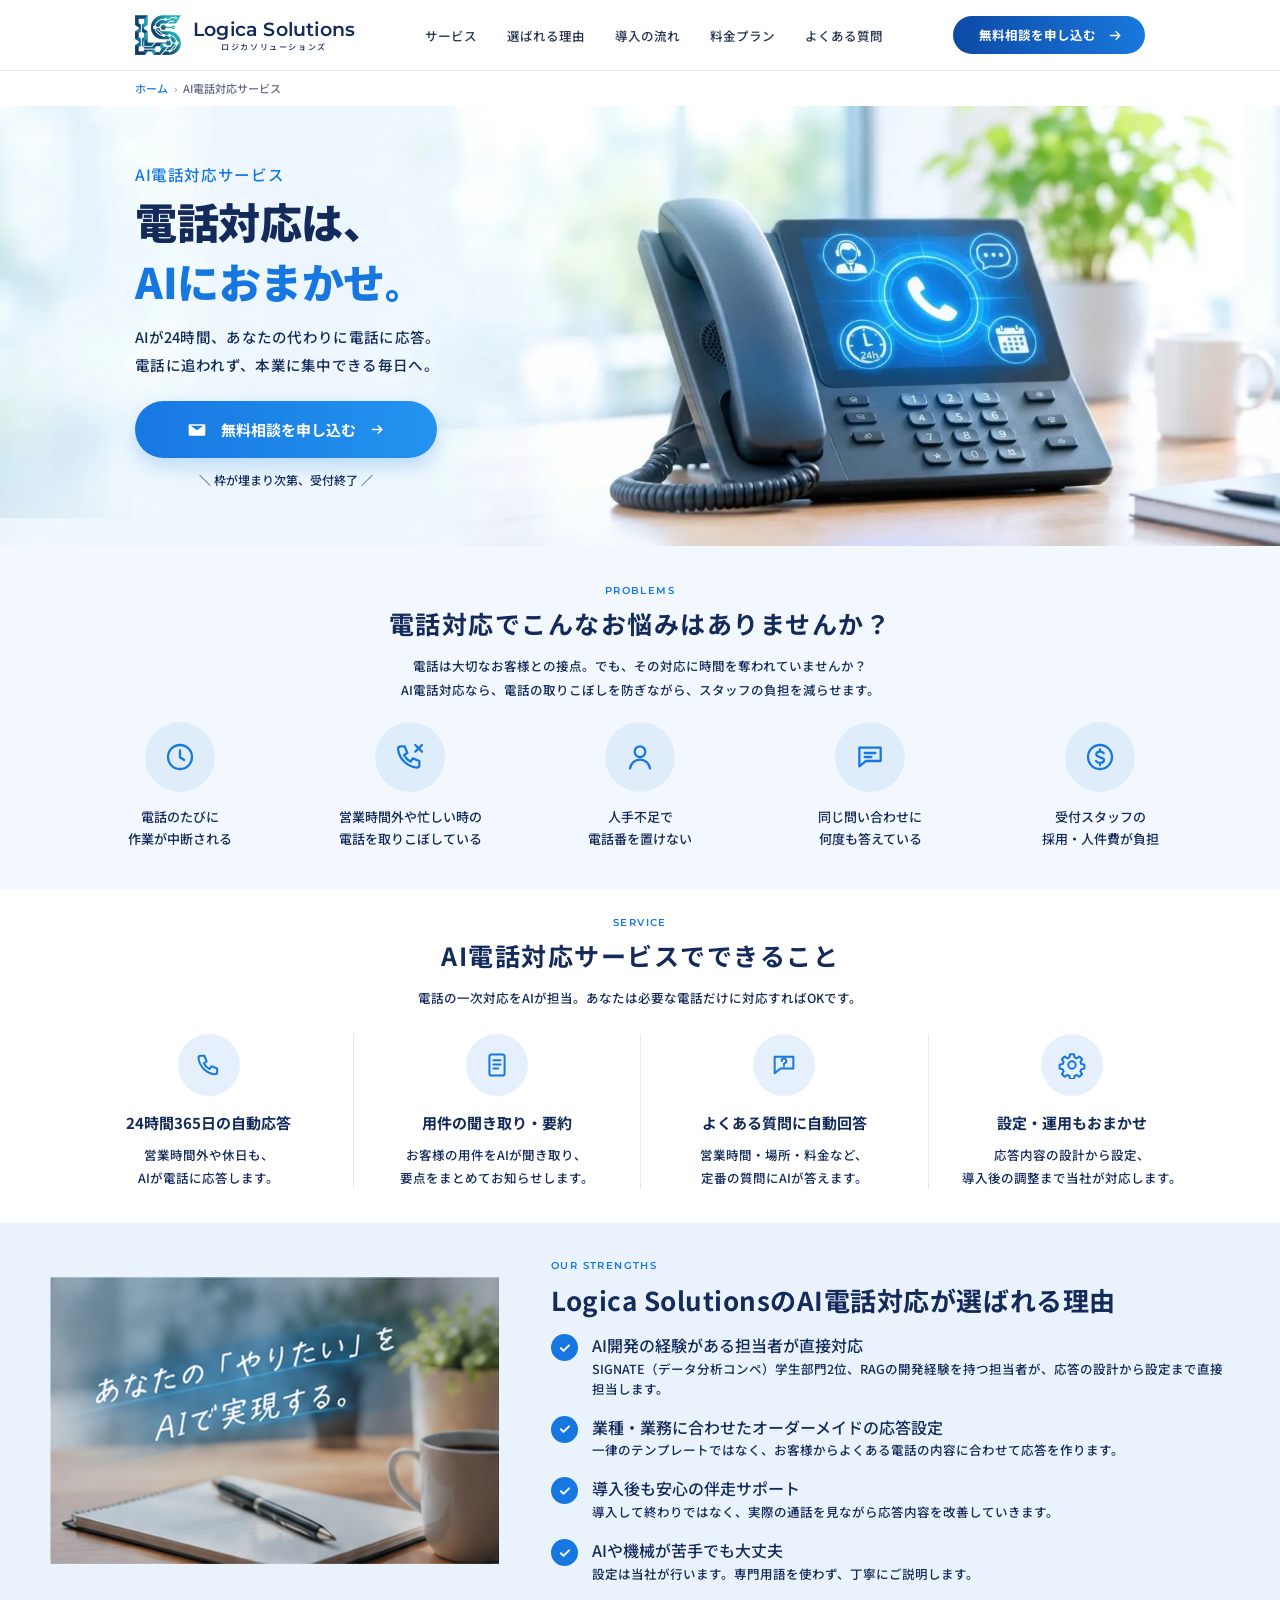
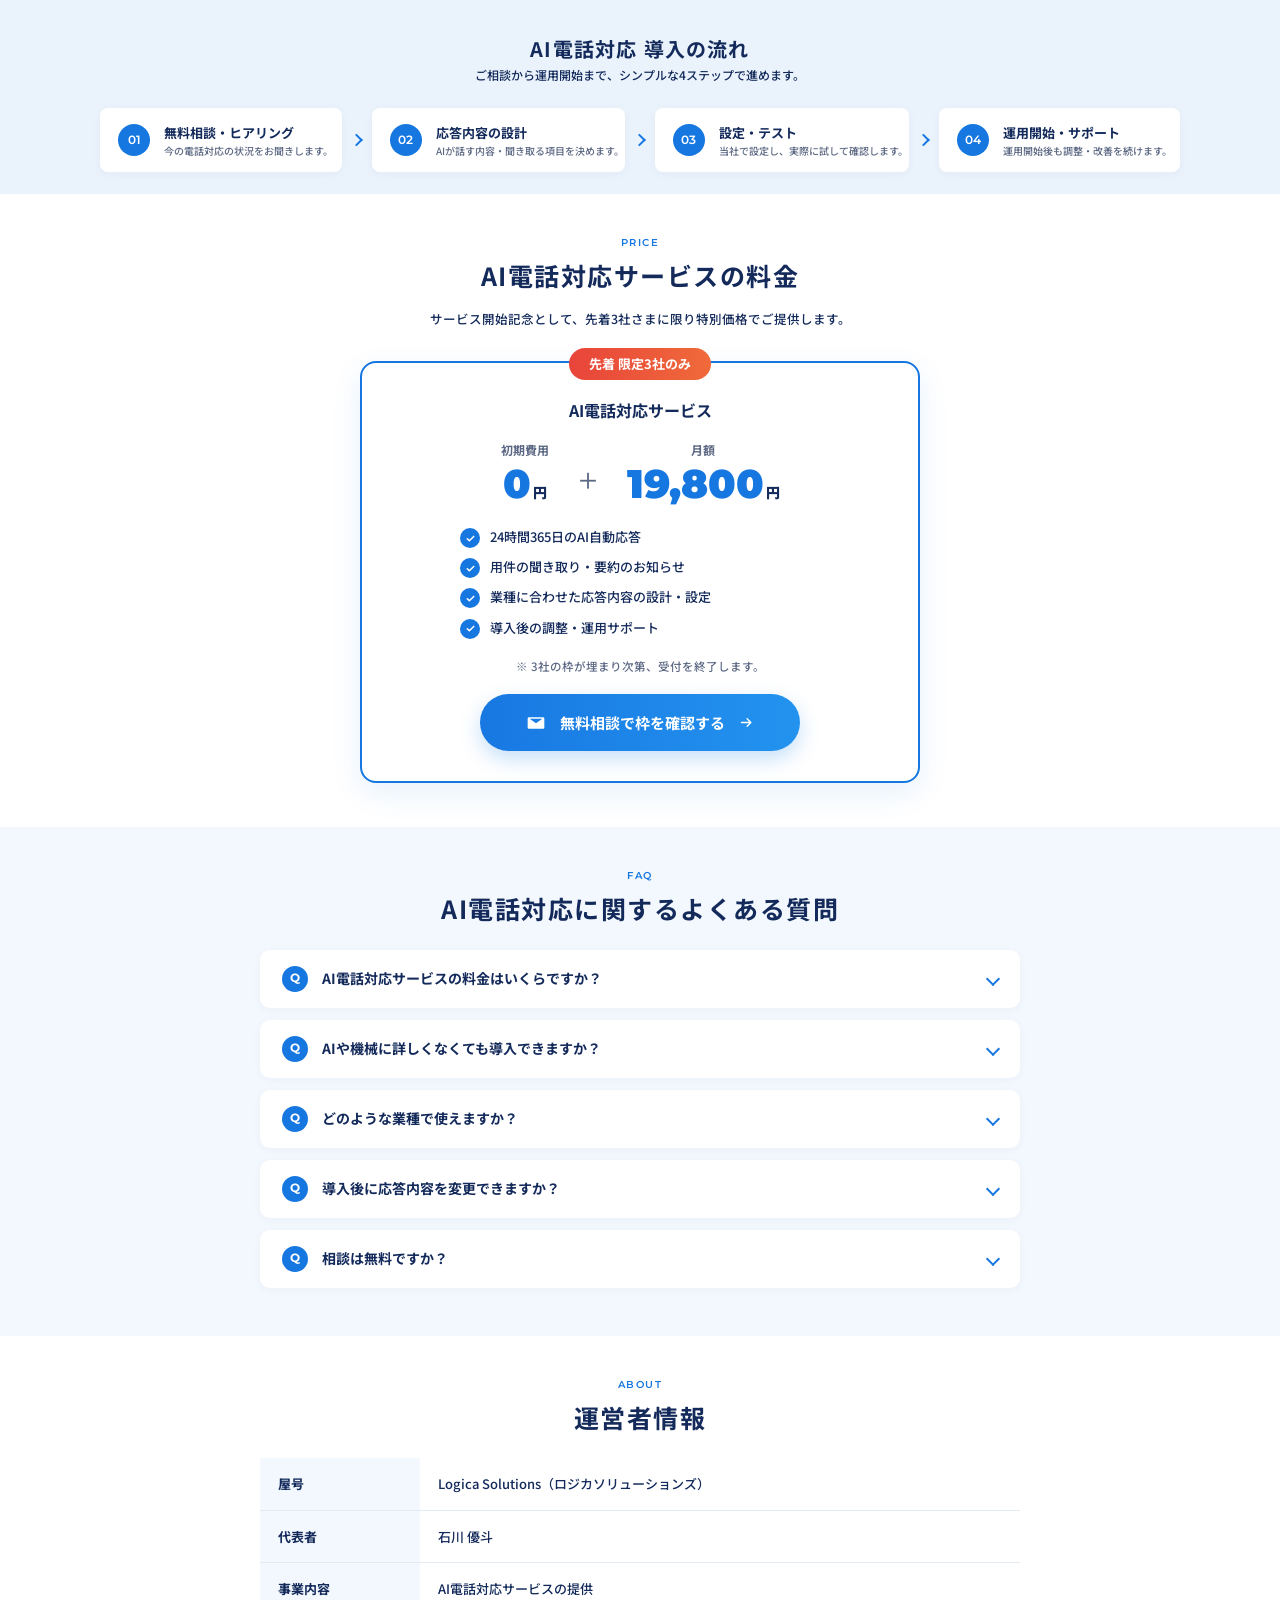
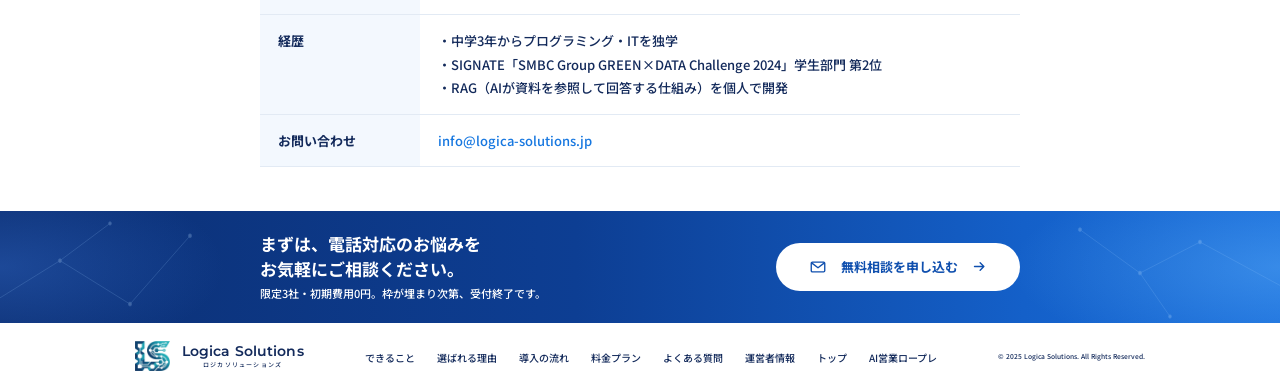
<file: ai-phone/index.html>
<!doctype html>
<html lang="ja">
  <head>
    <meta charset="UTF-8" />
    <meta name="viewport" content="width=device-width, initial-scale=1.0" />

    <!-- ===== 基本SEO ===== -->
    <title>
      AI電話対応サービス｜電話の自動応答・受付をAIが代行｜Logica
      Solutions（ロジカソリューションズ）
    </title>
    <meta
      name="description"
      content="Logica Solutions（ロジカソリューションズ）のAI電話対応サービス。AIが24時間電話に自動応答し、用件を聞き取って要約してお知らせします。電話番の負担・取りこぼしをなくし、本業に集中できる環境に。限定3社、初期費用0円・月額19,800円。無料相談受付中。"
    />
    <link rel="canonical" href="https://logica-solutions.jp/ai-phone/" />
    <meta name="robots" content="index,follow,max-image-preview:large" />
    <meta name="theme-color" content="#132a5b" />
    <meta name="format-detection" content="telephone=no" />

    <!-- ===== OGP / SNS（画像はSVGではなくPNG） ===== -->
    <meta property="og:type" content="website" />
    <meta property="og:site_name" content="Logica Solutions" />
    <meta property="og:locale" content="ja_JP" />
    <meta property="og:url" content="https://logica-solutions.jp/ai-phone/" />
    <meta property="og:title" content="AI電話対応サービス｜Logica Solutions" />
    <meta
      property="og:description"
      content="AIが24時間電話に自動応答し、用件を要約してお知らせ。電話番の負担・取りこぼしをなくします。限定3社、初期費用0円・月額19,800円。"
    />
    <meta
      property="og:image"
      content="https://logica-solutions.jp/images/ogp-ai-phone.png"
    />
    <meta property="og:image:width" content="1200" />
    <meta property="og:image:height" content="630" />
    <meta
      property="og:image:alt"
      content="電話対応は、AIにおまかせ。AI電話対応サービス｜Logica Solutions"
    />
    <meta name="twitter:card" content="summary_large_image" />
    <meta name="twitter:title" content="AI電話対応サービス｜Logica Solutions" />
    <meta
      name="twitter:description"
      content="AIが24時間電話に自動応答。限定3社、初期費用0円・月額19,800円。"
    />
    <meta
      name="twitter:image"
      content="https://logica-solutions.jp/images/ogp-ai-phone.png"
    />

    <link rel="icon" href="/favicon.ico" sizes="48x48" />
    <link rel="icon" href="/images/icon-192.png" type="image/png" sizes="192x192" />
    <link rel="apple-touch-icon" href="/apple-touch-icon.png" />

    <!-- ===== 表示速度：ファーストビュー画像を先読み・フォントは非ブロッキング ===== -->
    <link
      rel="preload"
      as="image"
      href="/images/hero-ai-phone.webp"
      fetchpriority="high"
    />
    <link rel="preconnect" href="https://fonts.googleapis.com" />
    <link rel="preconnect" href="https://fonts.gstatic.com" crossorigin />
    <link
      rel="stylesheet"
      href="https://fonts.googleapis.com/css2?family=Noto+Sans+JP:wght@400;500;700;900&family=Montserrat:wght@600;700&display=swap"
      media="print"
      onload="this.media = 'all'"
    />
    <noscript
      ><link
        rel="stylesheet"
        href="https://fonts.googleapis.com/css2?family=Noto+Sans+JP:wght@400;500;700;900&family=Montserrat:wght@600;700&display=swap"
    /></noscript>

    <!-- ===== 構造化データ（JSON-LD） ===== -->
    <script type="application/ld+json">
      {
        "@context": "https://schema.org",
        "@graph": [
          {
            "@type": "BreadcrumbList",
            "@id": "https://logica-solutions.jp/ai-phone/#breadcrumb",
            "itemListElement": [
              { "@type": "ListItem", "position": 1, "name": "ホーム", "item": "https://logica-solutions.jp/" },
              { "@type": "ListItem", "position": 2, "name": "AI電話対応サービス", "item": "https://logica-solutions.jp/ai-phone/" }
            ]
          },
          {
            "@type": "Person",
            "@id": "https://logica-solutions.jp/#founder",
            "name": "石川 優斗",
            "jobTitle": "代表",
            "worksFor": { "@id": "https://logica-solutions.jp/#organization" },
            "knowsAbout": ["RAG", "生成AI", "データ分析", "機械学習", "AI電話対応"],
            "award": "SIGNATE「SMBC Group GREEN×DATA Challenge 2024」学生部門 第2位"
          },
          {
            "@type": "Organization",
            "@id": "https://logica-solutions.jp/#organization",
            "name": "Logica Solutions",
            "alternateName": [
              "ロジカソリューションズ",
              "ロジカ ソリューションズ",
              "ロジカソリューション",
              "Logica Solution",
              "LogicaSolutions"
            ],
            "url": "https://logica-solutions.jp/",
            "logo": "https://logica-solutions.jp/images/logo-full.png",
            "email": "info@logica-solutions.jp",
            "image": "https://logica-solutions.jp/images/ogp.png",
            "description": "AI電話対応サービスとAI営業ロープレツールを提供。",
            "founder": { "@id": "https://logica-solutions.jp/#founder" },
            "knowsAbout": [
              "AI電話対応",
              "AI電話代行",
              "電話自動応答",
              "AI受付",
              "ボイスボット",
              "営業ロープレ",
              "営業研修",
              "業務効率化"
            ]
          },
          {
            "@type": "WebSite",
            "@id": "https://logica-solutions.jp/#website",
            "url": "https://logica-solutions.jp/",
            "name": "Logica Solutions",
            "alternateName": "ロジカソリューションズ",
            "inLanguage": "ja",
            "publisher": { "@id": "https://logica-solutions.jp/#organization" }
          },
          {
            "@type": "WebPage",
            "@id": "https://logica-solutions.jp/ai-phone/#webpage",
            "url": "https://logica-solutions.jp/ai-phone/",
            "breadcrumb": { "@id": "https://logica-solutions.jp/ai-phone/#breadcrumb" },
            "name": "AI電話対応サービス｜電話の自動応答・受付をAIが代行｜Logica Solutions（ロジカソリューションズ）",
            "description": "AIが24時間電話に自動応答し、用件を聞き取って要約してお知らせするAI電話対応サービス。限定3社、初期費用0円・月額19,800円。",
            "inLanguage": "ja",
            "isPartOf": { "@id": "https://logica-solutions.jp/#website" },
            "about": { "@id": "https://logica-solutions.jp/ai-phone/#service" },
            "primaryImageOfPage": "https://logica-solutions.jp/images/hero-ai-phone.webp"
          },
          {
            "@type": "Service",
            "@id": "https://logica-solutions.jp/ai-phone/#service",
            "name": "AI電話対応サービス",
            "alternateName": ["AI電話代行", "AI電話自動応答", "AI受付サービス"],
            "description": "AIが24時間電話に自動応答し、用件の聞き取り・要約・お知らせまでを行うサービス。業種に合わせた応答内容の設定と導入後の運用サポート付き。",
            "image": "https://logica-solutions.jp/images/ogp-ai-phone.png",
            "provider": { "@id": "https://logica-solutions.jp/#organization" },
            "areaServed": { "@type": "Country", "name": "日本" },
            "serviceType": "AI電話対応",
            "url": "https://logica-solutions.jp/ai-phone/",
            "offers": {
              "@type": "Offer",
              "name": "限定3社 導入プラン（初期費用0円）",
              "url": "https://logica-solutions.jp/ai-phone/#price",
              "price": "19800",
              "priceCurrency": "JPY",
              "availability": "https://schema.org/LimitedAvailability",
              "priceSpecification": [
                {
                  "@type": "UnitPriceSpecification",
                  "name": "月額料金",
                  "price": "19800",
                  "priceCurrency": "JPY",
                  "referenceQuantity": {
                    "@type": "QuantitativeValue",
                    "value": 1,
                    "unitCode": "MON"
                  }
                },
                {
                  "@type": "PriceSpecification",
                  "name": "初期費用",
                  "price": "0",
                  "priceCurrency": "JPY"
                }
              ]
            }
          },
          {
            "@type": "FAQPage",
            "@id": "https://logica-solutions.jp/ai-phone/#faq",
            "mainEntity": [
              {
                "@type": "Question",
                "name": "AI電話対応サービスの料金はいくらですか？",
                "acceptedAnswer": {
                  "@type": "Answer",
                  "text": "現在、限定3社に限り初期費用0円、月額19,800円でご提供しています。枠が埋まり次第、受付を終了します。"
                }
              },
              {
                "@type": "Question",
                "name": "AIや機械に詳しくなくても導入できますか？",
                "acceptedAnswer": {
                  "@type": "Answer",
                  "text": "はい、問題ありません。応答内容の設計から設定まで当社が行います。専門用語を使わずに丁寧にご説明しますので、AIが初めての方でも安心してご利用いただけます。"
                }
              },
              {
                "@type": "Question",
                "name": "どのような業種で使えますか？",
                "acceptedAnswer": {
                  "@type": "Answer",
                  "text": "電話での問い合わせや予約の受付が多い業種を中心に、幅広くご利用いただけます。業種や業務に合わせて応答内容をオーダーメイドで設定します。"
                }
              },
              {
                "@type": "Question",
                "name": "導入後に応答内容を変更できますか？",
                "acceptedAnswer": {
                  "@type": "Answer",
                  "text": "はい。導入して終わりではなく、実際の通話状況を見ながら応答内容の調整・改善まで継続的にサポートします。"
                }
              },
              {
                "@type": "Question",
                "name": "相談は無料ですか？",
                "acceptedAnswer": {
                  "@type": "Answer",
                  "text": "はい、ご相談・ヒアリングは無料です。現在の電話対応の状況をお聞きしたうえで、導入イメージをご提案します。"
                }
              }
            ]
          }
        ]
      }
    </script>

    <link rel="stylesheet" href="/css/style.css" />
  </head>
  <body>
    <svg width="0" height="0" style="position: absolute" aria-hidden="true">
      <defs>
        <linearGradient id="logoGrad" x1="0" y1="0" x2="1" y2="1">
          <stop offset="0" stop-color="#2a8cf0" />
          <stop offset="1" stop-color="#0f5cc4" />
        </linearGradient>
        <symbol id="logo-mark" viewBox="0 0 26 34">
          <path
            d="M11 5 L5.5 24.5 Q4.3 29 9 29 L21 29"
            fill="none"
            stroke="url(#logoGrad)"
            stroke-width="6.5"
            stroke-linecap="round"
            stroke-linejoin="round"
          />
        </symbol>
        <symbol id="i-arrow" viewBox="0 0 24 24">
          <path
            d="M4 12h15M13 6l6 6-6 6"
            fill="none"
            stroke="currentColor"
            stroke-width="2.2"
            stroke-linecap="round"
            stroke-linejoin="round"
          />
        </symbol>
        <symbol id="i-mail-fill" viewBox="0 0 24 24">
          <path
            fill="currentColor"
            d="M3.5 5h17A1.5 1.5 0 0 1 22 6.5v11a1.5 1.5 0 0 1-1.5 1.5h-17A1.5 1.5 0 0 1 2 17.5v-11A1.5 1.5 0 0 1 3.5 5zm.9 2L12 12.3 19.6 7H4.4z"
          />
        </symbol>
        <symbol id="i-mail" viewBox="0 0 24 24">
          <g
            fill="none"
            stroke="currentColor"
            stroke-width="1.8"
            stroke-linejoin="round"
          >
            <rect x="3" y="5.5" width="18" height="13" rx="1.5" />
            <path d="M3.5 6.5l8.5 6.5 8.5-6.5" />
          </g>
        </symbol>
        <symbol id="i-check" viewBox="0 0 24 24">
          <path
            d="M5 12.5l4.5 4.5L19 7.5"
            fill="none"
            stroke="#fff"
            stroke-width="3.4"
            stroke-linecap="round"
            stroke-linejoin="round"
          />
        </symbol>
      </defs>
    </svg>

    <!-- Header -->
    <header class="header" id="top">
      <div class="wrap header__in">
        <a
          href="/"
          class="logo"
          aria-label="Logica Solutions（ロジカソリューションズ）トップへ"
        >
          <img class="logo__mark" src="/images/logo.png" alt="" width="152" height="132" />
          <span class="logo__txt"
            ><span class="logo__name">Logica Solutions</span
            ><span class="logo__kana">ロジカソリューションズ</span></span
          >
        </a>
        <nav class="gnav" aria-label="メインメニュー">
          <ul>
            <li><a href="#service">サービス</a></li>
            <li><a href="#reason">選ばれる理由</a></li>
            <li><a href="#flow">導入の流れ</a></li>
            <li><a href="#price">料金プラン</a></li>
            <li><a href="#faq">よくある質問</a></li>
          </ul>
        </nav>
        <a href="#contact" class="h-btn"
          >無料相談を申し込む<svg class="arrow" aria-hidden="true">
            <use href="#i-arrow" /></svg
        ></a>
        <button
          class="menu-btn"
          aria-label="メニューを開く"
          aria-expanded="false"
        >
          <span></span><span></span><span></span>
        </button>
      </div>
    </header>

    <main>
      <nav class="crumb" aria-label="パンくずリスト">
        <ol class="wrap">
          <li><a href="/">ホーム</a></li>
          <li aria-current="page">AI電話対応サービス</li>
        </ol>
      </nav>

      <!-- Hero -->
      <section class="hero hero--phone" aria-labelledby="hero-ttl">
        <div class="wrap">
          <div class="hero__txt">
            <p class="hero__lead">AI電話対応サービス</p>
            <h1 class="hero__ttl" id="hero-ttl">
              電話対応は、<br /><span
                >AIにおまかせ<span class="sm">。</span></span
              ><span class="sr-only"
                >｜Logica
                Solutions（ロジカソリューションズ）のAI電話対応サービス</span
              >
            </h1>
            <p class="hero__desc">
              AIが24時間、あなたの代わりに電話に応答。<br />電話に追われず、本業に集中できる毎日へ。
            </p>
            <a href="#contact" class="hero__btn"
              ><svg class="mail" aria-hidden="true">
                <use href="#i-mail-fill" /></svg
              >無料相談を申し込む<svg class="arrow" aria-hidden="true">
                <use href="#i-arrow" /></svg
            ></a>
            <p class="hero__note">＼ 枠が埋まり次第、受付終了 ／</p>
          </div>
        </div>
      </section>

      <!-- Worries -->
      <section class="worries" aria-labelledby="worries-ttl">
        <div class="wrap">
          <div class="sh">
            <span class="sh__en en">PROBLEMS</span>
            <h2 class="sh__ttl" id="worries-ttl">
              電話対応でこんなお悩みはありませんか？
            </h2>
            <p class="sh__desc">
              電話は大切なお客様との接点。でも、その対応に時間を奪われていませんか？<br />AI電話対応なら、電話の取りこぼしを防ぎながら、スタッフの負担を減らせます。
            </p>
          </div>
          <ul class="worries__list">
            <li>
              <div class="ic" aria-hidden="true">
                <svg
                  viewBox="0 0 24 24"
                  fill="none"
                  stroke="currentColor"
                  stroke-width="1.7"
                  stroke-linecap="round"
                >
                  <circle cx="12" cy="12" r="9" />
                  <path d="M12 7v5.2l3.2 2" />
                </svg>
              </div>
              <p>電話のたびに<br />作業が中断される</p>
            </li>
            <li>
              <div class="ic" aria-hidden="true">
                <svg
                  viewBox="0 0 24 24"
                  fill="none"
                  stroke="currentColor"
                  stroke-width="1.7"
                  stroke-linecap="round"
                  stroke-linejoin="round"
                >
                  <path
                    d="M5 4h3l2 5-2.5 1.5a11 11 0 0 0 5 5L14 13l5 2v3a2 2 0 0 1-2 2A16 16 0 0 1 3 6a2 2 0 0 1 2-2z"
                  />
                  <path d="M16 3l5 5M21 3l-5 5" />
                </svg>
              </div>
              <p>営業時間外や忙しい時の<br />電話を取りこぼしている</p>
            </li>
            <li>
              <div class="ic" aria-hidden="true">
                <svg
                  viewBox="0 0 24 24"
                  fill="none"
                  stroke="currentColor"
                  stroke-width="1.7"
                  stroke-linecap="round"
                >
                  <circle cx="12" cy="8" r="4" />
                  <path d="M4.5 20.5c.6-3.9 3.7-6.5 7.5-6.5s6.9 2.6 7.5 6.5" />
                </svg>
              </div>
              <p>人手不足で<br />電話番を置けない</p>
            </li>
            <li>
              <div class="ic" aria-hidden="true">
                <svg
                  viewBox="0 0 24 24"
                  fill="none"
                  stroke="currentColor"
                  stroke-width="1.7"
                  stroke-linecap="round"
                  stroke-linejoin="round"
                >
                  <path d="M4 5h16v10H9l-5 4z" />
                  <path d="M8 9h8M8 12h5" />
                </svg>
              </div>
              <p>同じ問い合わせに<br />何度も答えている</p>
            </li>
            <li>
              <div class="ic" aria-hidden="true">
                <svg
                  viewBox="0 0 24 24"
                  fill="none"
                  stroke="currentColor"
                  stroke-width="1.7"
                  stroke-linecap="round"
                  stroke-linejoin="round"
                >
                  <circle cx="12" cy="12" r="9" />
                  <path
                    d="M14.8 9.2c-.5-.8-1.5-1.3-2.8-1.3-1.7 0-2.8.9-2.8 2.1 0 2.9 5.8 1.6 5.8 4.3 0 1.2-1.2 2.1-3 2.1-1.4 0-2.5-.6-3-1.4M12 6.2v1.7M12 16.4v1.6"
                  />
                </svg>
              </div>
              <p>受付スタッフの<br />採用・人件費が負担</p>
            </li>
          </ul>
        </div>
      </section>

      <!-- Services -->
      <section class="services" id="service" aria-labelledby="service-ttl">
        <div class="wrap">
          <div class="sh">
            <span class="sh__en en">SERVICE</span>
            <h2 class="sh__ttl" id="service-ttl">
              AI電話対応サービスでできること
            </h2>
            <p class="sh__desc">
              電話の一次対応をAIが担当。あなたは必要な電話だけに対応すればOKです。
            </p>
          </div>
          <ul class="services__list">
            <li>
              <div class="ic" aria-hidden="true">
                <svg
                  viewBox="0 0 24 24"
                  fill="none"
                  stroke="currentColor"
                  stroke-width="1.7"
                  stroke-linecap="round"
                  stroke-linejoin="round"
                >
                  <path
                    d="M5 4h3l2 5-2.5 1.5a11 11 0 0 0 5 5L14 13l5 2v3a2 2 0 0 1-2 2A16 16 0 0 1 3 6a2 2 0 0 1 2-2z"
                  />
                </svg>
              </div>
              <h3>24時間365日の自動応答</h3>
              <p>営業時間外や休日も、<br />AIが電話に応答します。</p>
            </li>
            <li>
              <div class="ic" aria-hidden="true">
                <svg
                  viewBox="0 0 24 24"
                  fill="none"
                  stroke="currentColor"
                  stroke-width="1.7"
                  stroke-linecap="round"
                  stroke-linejoin="round"
                >
                  <rect x="5.5" y="3" width="13" height="18" rx="1.8" />
                  <path d="M9 8h6M9 11.5h6M9 15h4" />
                </svg>
              </div>
              <h3>用件の聞き取り・要約</h3>
              <p>
                お客様の用件をAIが聞き取り、<br />要点をまとめてお知らせします。
              </p>
            </li>
            <li>
              <div class="ic" aria-hidden="true">
                <svg
                  viewBox="0 0 24 24"
                  fill="none"
                  stroke="currentColor"
                  stroke-width="1.7"
                  stroke-linecap="round"
                  stroke-linejoin="round"
                >
                  <path d="M4 5h16v10H9l-5 4z" />
                  <path
                    d="M10 8.5a2 2 0 1 1 2.6 1.9c-.4.2-.6.5-.6.9v.4M12 13.2v.1"
                  />
                </svg>
              </div>
              <h3>よくある質問に自動回答</h3>
              <p>営業時間・場所・料金など、<br />定番の質問にAIが答えます。</p>
            </li>
            <li>
              <div class="ic" aria-hidden="true">
                <svg
                  viewBox="0 0 24 24"
                  fill="none"
                  stroke="currentColor"
                  stroke-width="1.7"
                  stroke-linejoin="round"
                >
                  <circle cx="12" cy="12" r="3.2" />
                  <path
                    d="M10.3 2.8h3.4l.5 2.6 1.9.8 2.2-1.5 2.4 2.4-1.5 2.2.8 1.9 2.6.5v3.4l-2.6.5-.8 1.9 1.5 2.2-2.4 2.4-2.2-1.5-1.9.8-.5 2.6h-3.4l-.5-2.6-1.9-.8-2.2 1.5-2.4-2.4 1.5-2.2-.8-1.9-2.6-.5v-3.4l2.6-.5.8-1.9-1.5-2.2 2.4-2.4 2.2 1.5 1.9-.8z"
                  />
                </svg>
              </div>
              <h3>設定・運用もおまかせ</h3>
              <p>
                応答内容の設計から設定、<br />導入後の調整まで当社が対応します。
              </p>
            </li>
          </ul>
        </div>
      </section>

      <!-- Strengths -->
      <section class="strengths" id="reason" aria-labelledby="reason-ttl">
        <div class="strengths__in">
          <div class="strengths__img">
            <img
              src="/images/strengths.jpg"
              alt="AI電話対応サービスの導入打ち合わせイメージ"
              width="718"
              height="458"
              loading="lazy"
              decoding="async"
            />
          </div>
          <div class="strengths__body">
            <div class="sh">
              <span class="sh__en en">OUR STRENGTHS</span>
              <h2 class="sh__ttl" id="reason-ttl">
                Logica SolutionsのAI電話対応が選ばれる理由
              </h2>
            </div>
            <ul class="checks">
              <li>
                <span class="chk" aria-hidden="true"
                  ><svg><use href="#i-check" /></svg
                ></span>
                <div>
                  <h3>AI開発の経験がある担当者が直接対応</h3>
                  <p>
                    SIGNATE（データ分析コンペ）学生部門2位、RAGの開発経験を持つ担当者が、応答の設計から設定まで直接担当します。
                  </p>
                </div>
              </li>
              <li>
                <span class="chk" aria-hidden="true"
                  ><svg><use href="#i-check" /></svg
                ></span>
                <div>
                  <h3>業種・業務に合わせたオーダーメイドの応答設定</h3>
                  <p>
                    一律のテンプレートではなく、お客様からよくある電話の内容に合わせて応答を作ります。
                  </p>
                </div>
              </li>
              <li>
                <span class="chk" aria-hidden="true"
                  ><svg><use href="#i-check" /></svg
                ></span>
                <div>
                  <h3>導入後も安心の伴走サポート</h3>
                  <p>
                    導入して終わりではなく、実際の通話を見ながら応答内容を改善していきます。
                  </p>
                </div>
              </li>
              <li>
                <span class="chk" aria-hidden="true"
                  ><svg><use href="#i-check" /></svg
                ></span>
                <div>
                  <h3>AIや機械が苦手でも大丈夫</h3>
                  <p>
                    設定は当社が行います。専門用語を使わず、丁寧にご説明します。
                  </p>
                </div>
              </li>
            </ul>
          </div>
        </div>
      </section>

      <!-- Flow -->
      <section class="flow" id="flow" aria-labelledby="flow-ttl">
        <div class="wrap">
          <div class="sh">
            <h2 class="sh__ttl" id="flow-ttl">AI電話対応 導入の流れ</h2>
            <p class="sh__desc">
              ご相談から運用開始まで、シンプルな4ステップで進めます。
            </p>
          </div>
          <ol class="flow__list">
            <li class="step">
              <span class="step__n" aria-hidden="true">01</span>
              <div>
                <h3>無料相談・ヒアリング</h3>
                <p>今の電話対応の状況をお聞きします。</p>
              </div>
            </li>
            <li class="step">
              <span class="step__n" aria-hidden="true">02</span>
              <div>
                <h3>応答内容の設計</h3>
                <p>AIが話す内容・聞き取る項目を決めます。</p>
              </div>
            </li>
            <li class="step">
              <span class="step__n" aria-hidden="true">03</span>
              <div>
                <h3>設定・テスト</h3>
                <p>当社で設定し、実際に試して確認します。</p>
              </div>
            </li>
            <li class="step">
              <span class="step__n" aria-hidden="true">04</span>
              <div>
                <h3>運用開始・サポート</h3>
                <p>運用開始後も調整・改善を続けます。</p>
              </div>
            </li>
          </ol>
        </div>
      </section>

      <!-- Price：限定キャンペーン。枠が埋まったら plan__tag と文言を更新してください -->
      <section class="price" id="price" aria-labelledby="price-ttl">
        <div class="wrap">
          <div class="sh">
            <span class="sh__en en">PRICE</span>
            <h2 class="sh__ttl" id="price-ttl">AI電話対応サービスの料金</h2>
            <p class="sh__desc">
              サービス開始記念として、先着3社さまに限り特別価格でご提供します。
            </p>
          </div>
          <div class="plan">
            <p class="plan__tag">先着 限定3社のみ</p>
            <p class="plan__name">AI電話対応サービス</p>
            <div class="plan__prices">
              <p class="plan__item">
                <span class="plan__label">初期費用</span
                ><span class="plan__val">0<small>円</small></span>
              </p>
              <span class="plan__plus" aria-hidden="true">＋</span>
              <p class="plan__item">
                <span class="plan__label">月額</span
                ><span class="plan__val">19,800<small>円</small></span>
              </p>
            </div>
            <ul class="plan__list">
              <li>
                <span class="chk" aria-hidden="true"
                  ><svg><use href="#i-check" /></svg></span
                >24時間365日のAI自動応答
              </li>
              <li>
                <span class="chk" aria-hidden="true"
                  ><svg><use href="#i-check" /></svg></span
                >用件の聞き取り・要約のお知らせ
              </li>
              <li>
                <span class="chk" aria-hidden="true"
                  ><svg><use href="#i-check" /></svg></span
                >業種に合わせた応答内容の設計・設定
              </li>
              <li>
                <span class="chk" aria-hidden="true"
                  ><svg><use href="#i-check" /></svg></span
                >導入後の調整・運用サポート
              </li>
            </ul>
            <p class="plan__note">※ 3社の枠が埋まり次第、受付を終了します。</p>
            <a href="#contact" class="hero__btn"
              ><svg class="mail" aria-hidden="true">
                <use href="#i-mail-fill" /></svg
              >無料相談で枠を確認する<svg class="arrow" aria-hidden="true">
                <use href="#i-arrow" /></svg
            ></a>
          </div>
        </div>
      </section>

      <!-- FAQ（FAQ構造化データと内容を一致させること） -->
      <section class="faq" id="faq" aria-labelledby="faq-ttl">
        <div class="wrap">
          <div class="sh">
            <span class="sh__en en">FAQ</span>
            <h2 class="sh__ttl" id="faq-ttl">AI電話対応に関するよくある質問</h2>
          </div>
          <div class="faq__list">
            <details>
              <summary>
                <span class="faq__q" aria-hidden="true">Q</span
                >AI電話対応サービスの料金はいくらですか？
              </summary>
              <div class="faq__body">
                <span class="faq__a" aria-hidden="true">A</span>
                <p>
                  現在、限定3社に限り初期費用0円、月額19,800円でご提供しています。枠が埋まり次第、受付を終了します。
                </p>
              </div>
            </details>
            <details>
              <summary>
                <span class="faq__q" aria-hidden="true">Q</span
                >AIや機械に詳しくなくても導入できますか？
              </summary>
              <div class="faq__body">
                <span class="faq__a" aria-hidden="true">A</span>
                <p>
                  はい、問題ありません。応答内容の設計から設定まで当社が行います。専門用語を使わずに丁寧にご説明しますので、AIが初めての方でも安心してご利用いただけます。
                </p>
              </div>
            </details>
            <details>
              <summary>
                <span class="faq__q" aria-hidden="true">Q</span
                >どのような業種で使えますか？
              </summary>
              <div class="faq__body">
                <span class="faq__a" aria-hidden="true">A</span>
                <p>
                  電話での問い合わせや予約の受付が多い業種を中心に、幅広くご利用いただけます。業種や業務に合わせて応答内容をオーダーメイドで設定します。
                </p>
              </div>
            </details>
            <details>
              <summary>
                <span class="faq__q" aria-hidden="true">Q</span
                >導入後に応答内容を変更できますか？
              </summary>
              <div class="faq__body">
                <span class="faq__a" aria-hidden="true">A</span>
                <p>
                  はい。導入して終わりではなく、実際の通話状況を見ながら応答内容の調整・改善まで継続的にサポートします。
                </p>
              </div>
            </details>
            <details>
              <summary>
                <span class="faq__q" aria-hidden="true">Q</span
                >相談は無料ですか？
              </summary>
              <div class="faq__body">
                <span class="faq__a" aria-hidden="true">A</span>
                <p>
                  はい、ご相談・ヒアリングは無料です。現在の電話対応の状況をお聞きしたうえで、導入イメージをご提案します。
                </p>
              </div>
            </details>
          </div>
        </div>
      </section>

      <!-- About（運営者情報：誰が運営しているかを示し信頼性=E-E-A-Tを高める）
       ★代表者名・所在地・設立年・SNSなどを追記すると効果が上がります -->
      <section class="about" id="about" aria-labelledby="about-ttl">
        <div class="wrap">
          <div class="sh">
            <span class="sh__en en">ABOUT</span>
            <h2 class="sh__ttl" id="about-ttl">運営者情報</h2>
          </div>
          <table class="about__tbl">
            <tr>
              <th scope="row">屋号</th>
              <td>Logica Solutions（ロジカソリューションズ）</td>
            </tr>
            <tr>
              <th scope="row">代表者</th>
              <td>石川 優斗</td>
            </tr>
            <tr>
              <th scope="row">事業内容</th>
              <td>AI電話対応サービスの提供</td>
            </tr>
            <tr>
              <th scope="row">経歴</th>
              <td>
                ・中学3年からプログラミング・ITを独学<br />
                ・SIGNATE「SMBC Group GREEN×DATA Challenge 2024」学生部門 第2位<br />
                ・RAG（AIが資料を参照して回答する仕組み）を個人で開発
              </td>
            </tr>
            <tr>
              <th scope="row">お問い合わせ</th>
              <td>
                <a
                  href="mailto:info@logica-solutions.jp"
                  style="color: var(--blue)"
                  >info@logica-solutions.jp</a
                >
              </td>
            </tr>
          </table>
        </div>
      </section>

      <!-- CTA -->
      <section class="cta" id="contact" aria-labelledby="contact-ttl">
        <svg
          class="net"
          viewBox="0 0 1280 90"
          preserveAspectRatio="none"
          aria-hidden="true"
        >
          <g stroke="#9fd0ff" stroke-width=".6" fill="#cfe8ff">
            <path d="M0 70 L60 40 L130 75 L190 20 M60 40 L110 10" fill="none" />
            <circle cx="60" cy="40" r="1.6" />
            <circle cx="130" cy="75" r="1.6" />
            <circle cx="190" cy="20" r="1.6" />
            <circle cx="110" cy="10" r="1.4" />
            <path
              d="M1080 15 L1140 50 L1200 25 L1280 60 M1140 50 L1170 85"
              fill="none"
            />
            <circle cx="1080" cy="15" r="1.6" />
            <circle cx="1140" cy="50" r="1.6" />
            <circle cx="1200" cy="25" r="1.6" />
            <circle cx="1170" cy="85" r="1.4" />
          </g>
        </svg>
        <div class="cta__in">
          <div>
            <h2 class="cta__ttl" id="contact-ttl">
              まずは、電話対応のお悩みを<br />お気軽にご相談ください。
            </h2>
            <p class="cta__sub">
              限定3社・初期費用0円。枠が埋まり次第、受付終了です。
            </p>
          </div>
          <a
            href="../inquiry.html?topic=ai-phone"
            class="cta__btn"
            ><svg class="mail" aria-hidden="true"><use href="#i-mail" /></svg
            >無料相談を申し込む<svg class="arrow" aria-hidden="true">
              <use href="#i-arrow" /></svg
          ></a>
        </div>
      </section>
    </main>

    <!-- Footer -->
    <footer class="footer">
      <div class="wrap footer__in">
        <a
          href="/"
          class="logo"
          aria-label="Logica Solutions（ロジカソリューションズ）トップへ"
        >
          <img class="logo__mark" src="/images/logo.png" alt="" width="152" height="132" />
          <span class="logo__txt"
            ><span class="logo__name">Logica Solutions</span
            ><span class="logo__kana">ロジカソリューションズ</span></span
          >
        </a>
        <nav class="fnav" aria-label="フッターメニュー">
          <ul>
            <li><a href="#service">できること</a></li>
            <li><a href="#reason">選ばれる理由</a></li>
            <li><a href="#flow">導入の流れ</a></li>
            <li><a href="#price">料金プラン</a></li>
            <li><a href="#faq">よくある質問</a></li>
            <li><a href="#about">運営者情報</a></li>
            <li><a href="/">トップ</a></li>
            <li><a href="/sales-roleplay/">AI営業ロープレ</a></li>
          </ul>
        </nav>
        <p class="copy">
          <small>&copy; 2025 Logica Solutions. All Rights Reserved.</small>
        </p>
      </div>
    </footer>

    <script>
      (function () {
        var h = document.querySelector(".header"),
          b = document.querySelector(".menu-btn");
        b.addEventListener("click", function () {
          var o = h.classList.toggle("open");
          b.setAttribute("aria-expanded", o);
        });
        h.querySelectorAll(".gnav a").forEach(function (a) {
          a.addEventListener("click", function () {
            h.classList.remove("open");
            b.setAttribute("aria-expanded", "false");
          });
        });
      })();
    </script>
  </body>
</html>
</file>
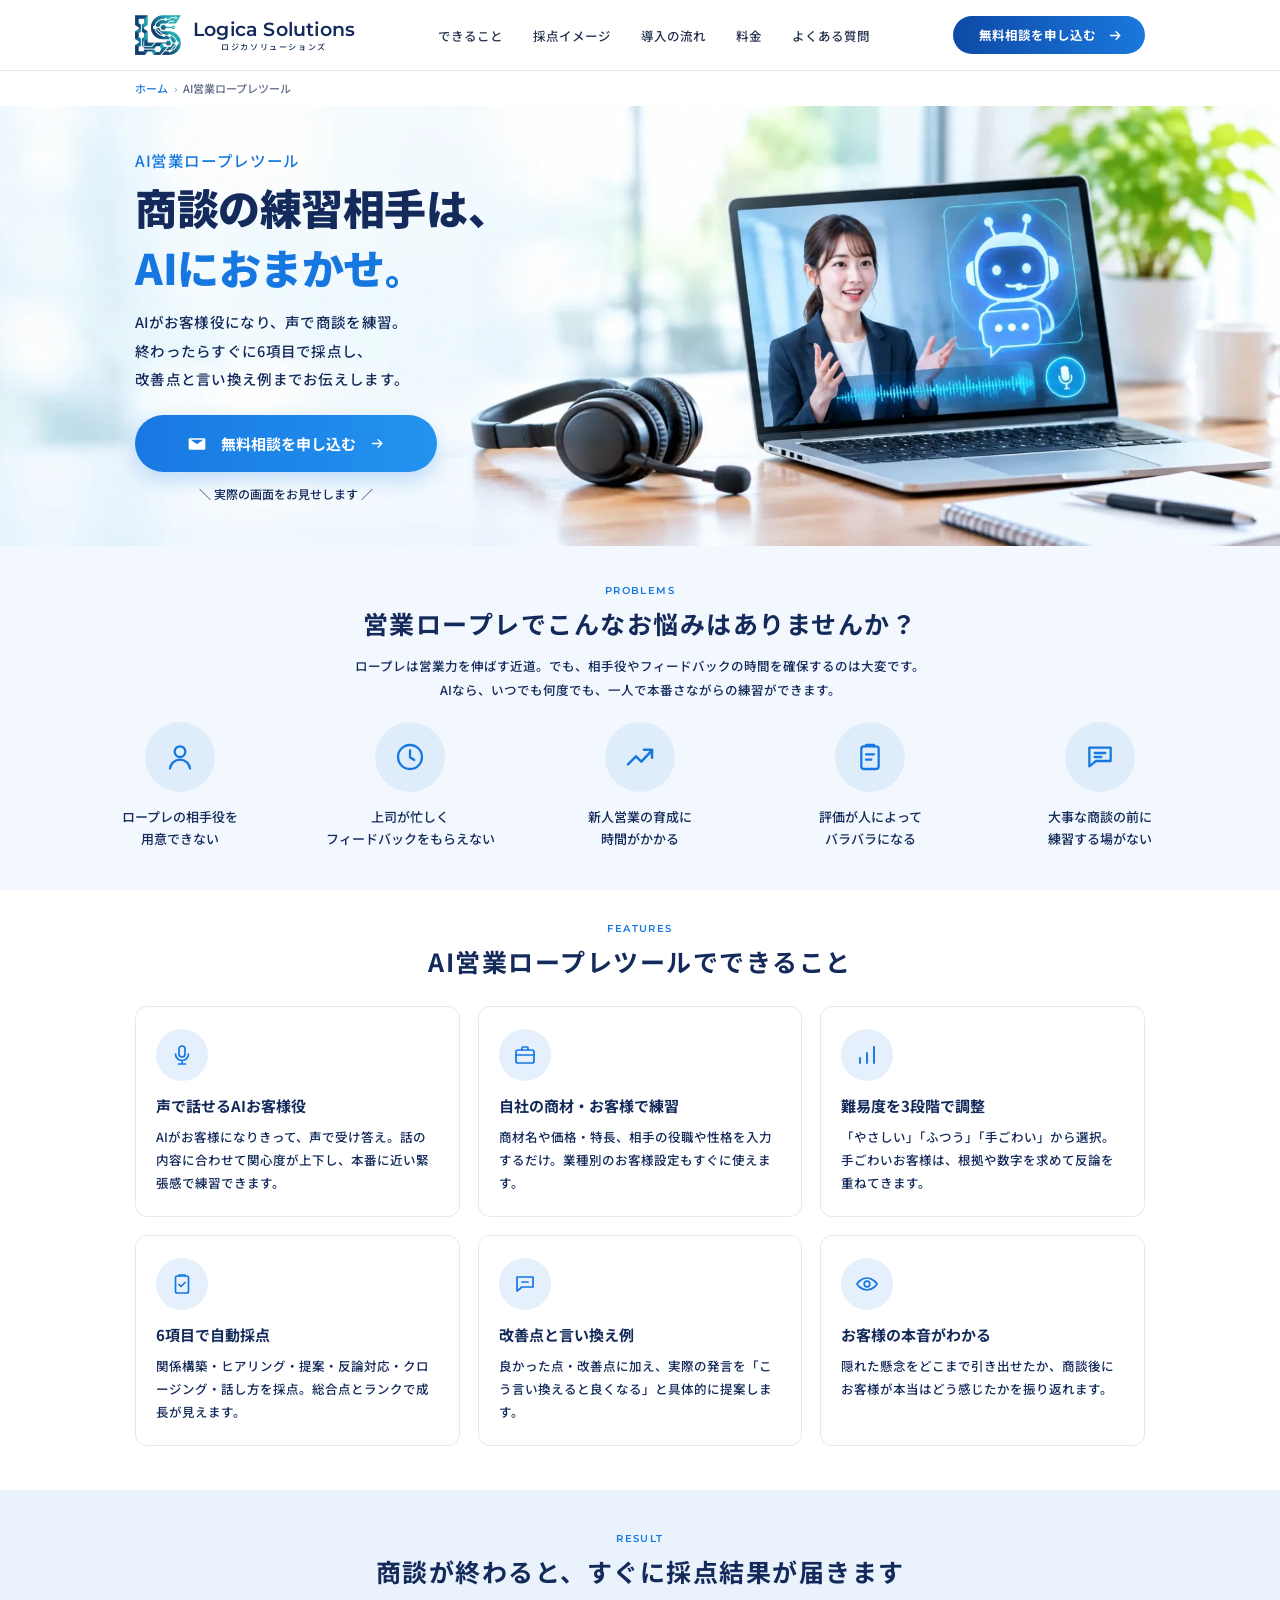
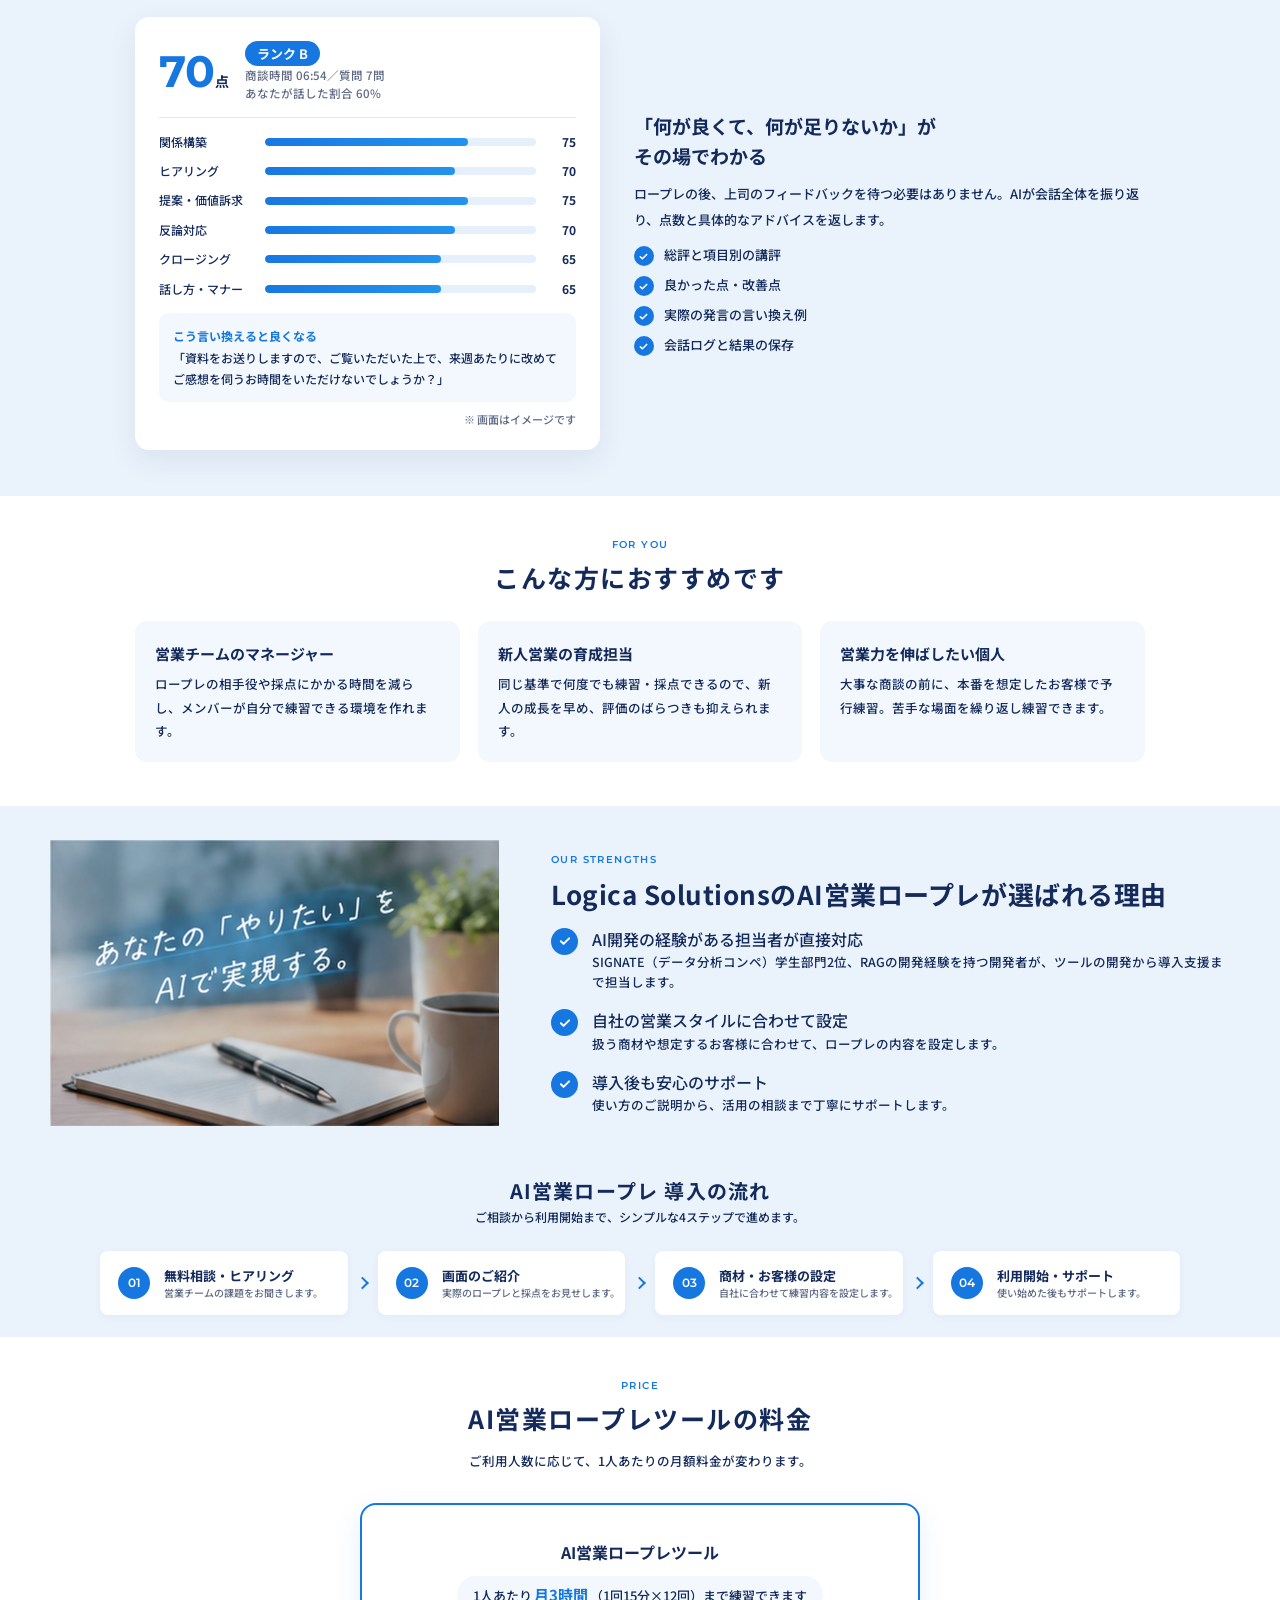
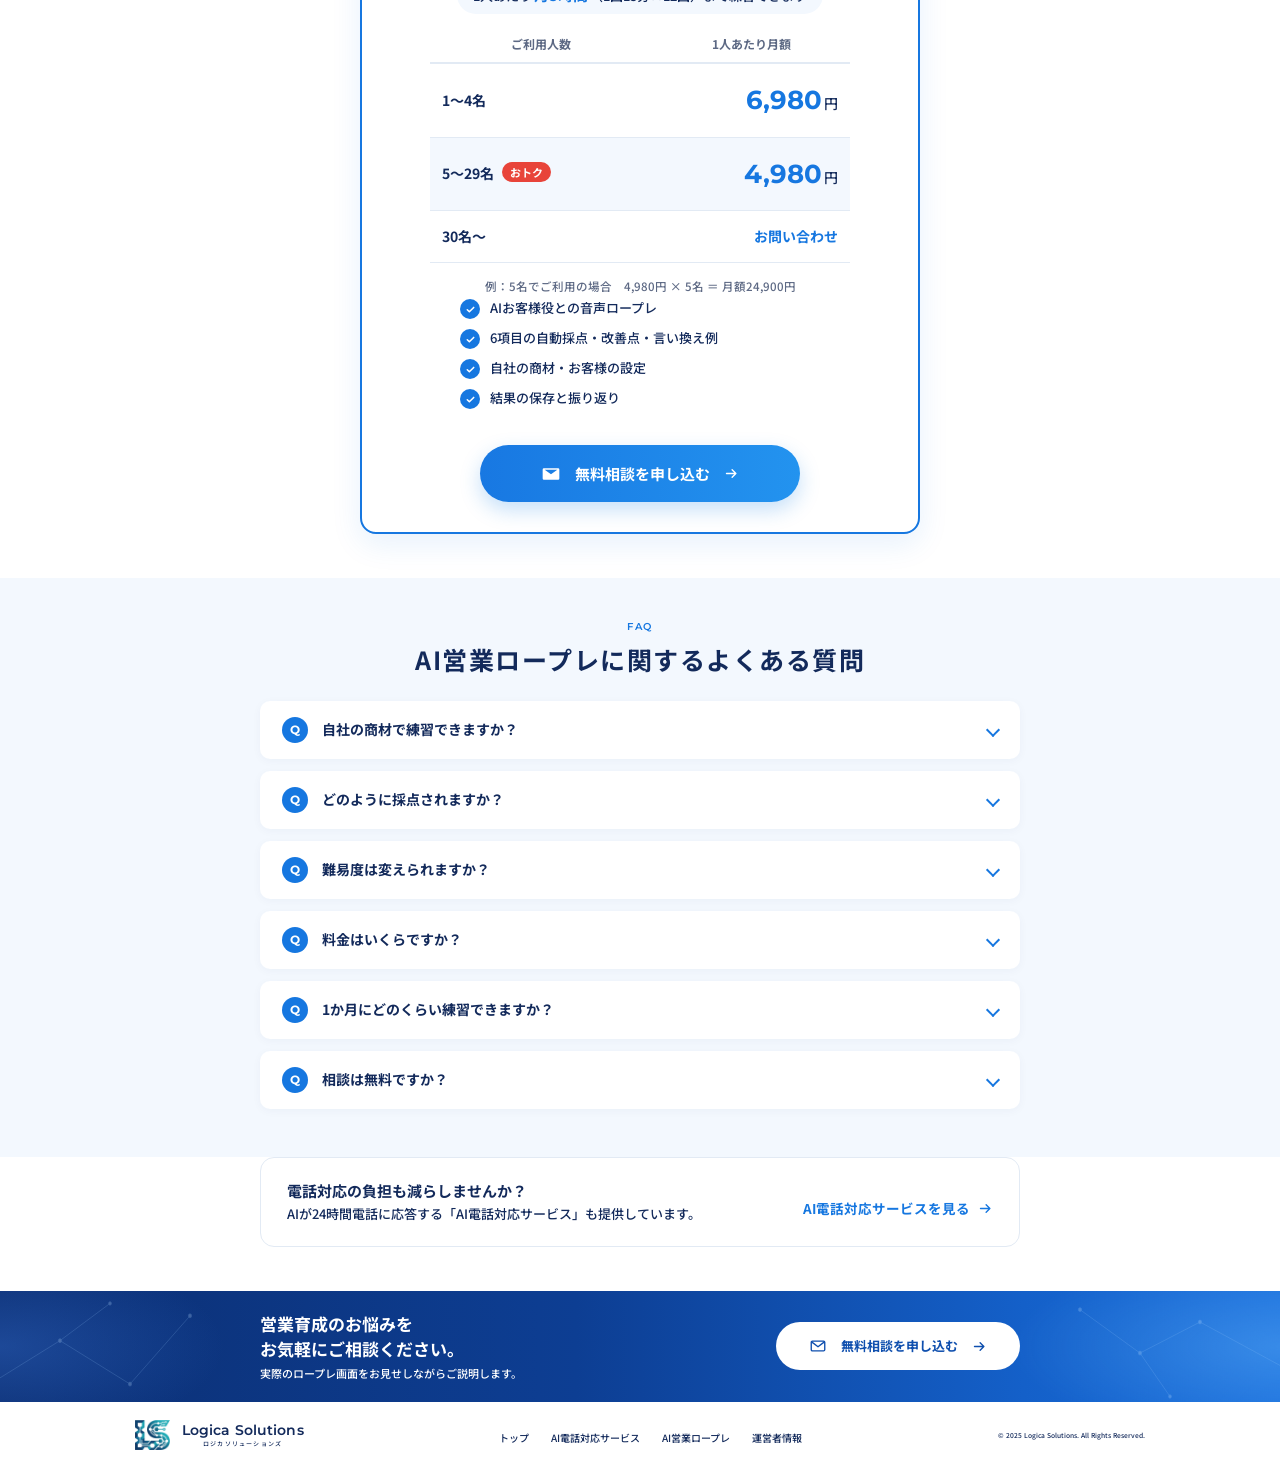
<file: sales-roleplay/index.html>
<!doctype html>
<html lang="ja">
  <head>
    <meta charset="UTF-8" />
    <meta name="viewport" content="width=device-width, initial-scale=1.0" />

    <!-- ===== 基本SEO ===== -->
    <title>AI営業ロープレツール｜AIがお客様役になり商談練習・自動採点｜Logica Solutions（ロジカソリューションズ）</title>
    <meta
      name="description"
      content="Logica Solutions（ロジカソリューションズ）のAI営業ロープレツール。AIがお客様役になり、声で商談の練習ができます。終了後は関係構築・ヒアリング・提案・反論対応・クロージング・話し方の6項目で自動採点し、改善点と言い換え例まで提示。自社の商材・お客様設定で練習でき、新人営業の育成やロープレ研修の負担を減らします。1人あたり月額4,980円〜。"
    />
    <link rel="canonical" href="https://logica-solutions.jp/sales-roleplay/" />
    <meta name="robots" content="index,follow,max-image-preview:large" />
    <meta name="theme-color" content="#132a5b" />
    <meta name="format-detection" content="telephone=no" />

    <!-- ===== OGP / SNS ===== -->
    <meta property="og:type" content="website" />
    <meta property="og:site_name" content="Logica Solutions" />
    <meta property="og:locale" content="ja_JP" />
    <meta property="og:url" content="https://logica-solutions.jp/sales-roleplay/" />
    <meta property="og:title" content="AI営業ロープレツール｜Logica Solutions" />
    <meta property="og:description" content="AIがお客様役になり、声で商談練習。6項目の自動採点と改善点・言い換え例で、営業力を効率よく伸ばします。" />
    <meta property="og:image" content="https://logica-solutions.jp/images/ogp-roleplay.png" />
    <meta property="og:image:width" content="1200" />
    <meta property="og:image:height" content="630" />
    <meta property="og:image:alt" content="商談の練習相手は、AIに。AI営業ロープレツール｜Logica Solutions" />
    <meta name="twitter:card" content="summary_large_image" />
    <meta name="twitter:title" content="AI営業ロープレツール｜Logica Solutions" />
    <meta name="twitter:description" content="AIがお客様役になり、声で商談練習。6項目の自動採点で営業力を伸ばす。" />
    <meta name="twitter:image" content="https://logica-solutions.jp/images/ogp-roleplay.png" />

    <link rel="icon" href="/favicon.ico" sizes="48x48" />
    <link rel="icon" href="/images/icon-192.png" type="image/png" sizes="192x192" />
    <link rel="apple-touch-icon" href="/apple-touch-icon.png" />

    <link rel="preload" as="image" href="/images/hero-roleplay.webp" fetchpriority="high" />
    <link rel="preconnect" href="https://fonts.googleapis.com" />
    <link rel="preconnect" href="https://fonts.gstatic.com" crossorigin />
    <link rel="stylesheet" href="https://fonts.googleapis.com/css2?family=Noto+Sans+JP:wght@400;500;700;900&family=Montserrat:wght@600;700&display=swap" media="print" onload="this.media = 'all'" />
    <noscript><link rel="stylesheet" href="https://fonts.googleapis.com/css2?family=Noto+Sans+JP:wght@400;500;700;900&family=Montserrat:wght@600;700&display=swap" /></noscript>
    <link rel="stylesheet" href="/css/style.css" />

    <!-- ===== 構造化データ（JSON-LD） ===== -->
    <script type="application/ld+json">
      {
        "@context": "https://schema.org",
        "@graph": [
          {
            "@type": "BreadcrumbList",
            "@id": "https://logica-solutions.jp/sales-roleplay/#breadcrumb",
            "itemListElement": [
              { "@type": "ListItem", "position": 1, "name": "ホーム", "item": "https://logica-solutions.jp/" },
              { "@type": "ListItem", "position": 2, "name": "AI営業ロープレツール", "item": "https://logica-solutions.jp/sales-roleplay/" }
            ]
          },
          {
            "@type": "Person",
            "@id": "https://logica-solutions.jp/#founder",
            "name": "石川 優斗",
            "jobTitle": "代表",
            "worksFor": { "@id": "https://logica-solutions.jp/#organization" },
            "knowsAbout": ["RAG", "生成AI", "データ分析", "機械学習", "AI電話対応", "営業ロープレ"],
            "award": "SIGNATE「SMBC Group GREEN×DATA Challenge 2024」学生部門 第2位"
          },
          {
            "@type": "Organization",
            "@id": "https://logica-solutions.jp/#organization",
            "name": "Logica Solutions",
            "alternateName": ["ロジカソリューションズ", "ロジカ ソリューションズ", "ロジカソリューション", "Logica Solution", "LogicaSolutions"],
            "url": "https://logica-solutions.jp/",
            "logo": "https://logica-solutions.jp/images/logo-full.png",
            "email": "info@logica-solutions.jp",
            "image": "https://logica-solutions.jp/images/ogp.png",
            "description": "AI電話対応サービスとAI営業ロープレツールを提供。",
            "founder": { "@id": "https://logica-solutions.jp/#founder" }
          },
          {
            "@type": "WebPage",
            "@id": "https://logica-solutions.jp/sales-roleplay/#webpage",
            "url": "https://logica-solutions.jp/sales-roleplay/",
            "name": "AI営業ロープレツール｜AIがお客様役になり商談練習・自動採点｜Logica Solutions（ロジカソリューションズ）",
            "inLanguage": "ja",
            "isPartOf": { "@id": "https://logica-solutions.jp/#website" },
            "breadcrumb": { "@id": "https://logica-solutions.jp/sales-roleplay/#breadcrumb" },
            "about": { "@id": "https://logica-solutions.jp/sales-roleplay/#app" }
          },
          {
            "@type": "SoftwareApplication",
            "@id": "https://logica-solutions.jp/sales-roleplay/#app",
            "name": "AI営業ロープレツール",
            "alternateName": ["AI商談ロープレ", "AIロープレ", "営業ロープレAI"],
            "applicationCategory": "BusinessApplication",
            "operatingSystem": "Web",
            "url": "https://logica-solutions.jp/sales-roleplay/",
            "image": "https://logica-solutions.jp/images/ogp-roleplay.png",
            "screenshot": "https://logica-solutions.jp/images/hero-roleplay.webp",
            "description": "AIがお客様役になり、声で商談の練習ができる営業ロープレツール。関係構築・ヒアリング・提案・反論対応・クロージング・話し方の6項目で自動採点し、改善点と言い換え例を提示します。",
            "featureList": [
              "音声で会話できるAIお客様役",
              "自社の商材・お客様の役職や性格を設定",
              "難易度3段階（やさしい・ふつう・手ごわい）",
              "6項目の自動採点と総合ランク",
              "改善点と言い換え例の提示",
              "お客様の本音（隠れた懸念）の振り返り",
              "結果の保存と振り返り"
            ],
            "provider": { "@id": "https://logica-solutions.jp/#organization" },
            "offers": [
              {
                "@type": "Offer",
                "name": "1〜4名プラン",
                "url": "https://logica-solutions.jp/sales-roleplay/#price",
                "price": "6980",
                "priceCurrency": "JPY",
                "priceSpecification": { "@type": "UnitPriceSpecification", "price": "6980", "priceCurrency": "JPY", "unitText": "1人あたり月額", "referenceQuantity": { "@type": "QuantitativeValue", "value": 1, "unitCode": "MON" } },
                "eligibleQuantity": { "@type": "QuantitativeValue", "minValue": 1, "maxValue": 4, "unitText": "名" }
              },
              {
                "@type": "Offer",
                "name": "5〜29名プラン",
                "url": "https://logica-solutions.jp/sales-roleplay/#price",
                "price": "4980",
                "priceCurrency": "JPY",
                "priceSpecification": { "@type": "UnitPriceSpecification", "price": "4980", "priceCurrency": "JPY", "unitText": "1人あたり月額", "referenceQuantity": { "@type": "QuantitativeValue", "value": 1, "unitCode": "MON" } },
                "eligibleQuantity": { "@type": "QuantitativeValue", "minValue": 5, "maxValue": 29, "unitText": "名" }
              }
            ]
          },
          {
            "@type": "FAQPage",
            "@id": "https://logica-solutions.jp/sales-roleplay/#faq",
            "mainEntity": [
              { "@type": "Question", "name": "自社の商材で練習できますか？",
                "acceptedAnswer": { "@type": "Answer", "text": "はい。商材名と説明（価格や特長）を入力し、想定するお客様の役職や性格を設定して練習できます。業種ごとのお客様設定もあらかじめ用意しています。" } },
              { "@type": "Question", "name": "どのように採点されますか？",
                "acceptedAnswer": { "@type": "Answer", "text": "商談の終了後、関係構築・ヒアリング・提案・反論対応・クロージング・話し方の6項目で採点し、総合点とランク、良かった点・改善点、言い換え例を表示します。" } },
              { "@type": "Question", "name": "難易度は変えられますか？",
                "acceptedAnswer": { "@type": "Answer", "text": "はい。やさしい・ふつう・手ごわいの3段階から選べます。手ごわいでは、お客様役が根拠や数字を求めたり、反論を重ねたりします。" } },
              { "@type": "Question", "name": "料金はいくらですか？",
                "acceptedAnswer": { "@type": "Answer", "text": "ご利用人数に応じた1人あたりの月額料金です。1〜4名は6,980円、5〜29名は4,980円、30名以上はお問い合わせください。" } },
              { "@type": "Question", "name": "1か月にどのくらい練習できますか？",
                "acceptedAnswer": { "@type": "Answer", "text": "1人あたり月3時間まで練習できます。1回15分のロープレなら、月12回が目安です。" } },
              { "@type": "Question", "name": "相談は無料ですか？",
                "acceptedAnswer": { "@type": "Answer", "text": "はい、ご相談は無料です。営業チームの状況や育成の課題をお聞きし、活用方法をご提案します。" } }
            ]
          }
        ]
      }
    </script>
  </head>
  <body>
    <svg width="0" height="0" style="position: absolute" aria-hidden="true">
      <defs>
        <linearGradient id="logoGrad" x1="0" y1="0" x2="1" y2="1"><stop offset="0" stop-color="#2a8cf0" /><stop offset="1" stop-color="#0f5cc4" /></linearGradient>
        <symbol id="logo-mark" viewBox="0 0 26 34"><path d="M11 5 L5.5 24.5 Q4.3 29 9 29 L21 29" fill="none" stroke="url(#logoGrad)" stroke-width="6.5" stroke-linecap="round" stroke-linejoin="round" /></symbol>
        <symbol id="i-arrow" viewBox="0 0 24 24"><path d="M4 12h15M13 6l6 6-6 6" fill="none" stroke="currentColor" stroke-width="2.2" stroke-linecap="round" stroke-linejoin="round" /></symbol>
        <symbol id="i-mail-fill" viewBox="0 0 24 24"><path fill="currentColor" d="M3.5 5h17A1.5 1.5 0 0 1 22 6.5v11a1.5 1.5 0 0 1-1.5 1.5h-17A1.5 1.5 0 0 1 2 17.5v-11A1.5 1.5 0 0 1 3.5 5zm.9 2L12 12.3 19.6 7H4.4z" /></symbol>
        <symbol id="i-mail" viewBox="0 0 24 24"><g fill="none" stroke="currentColor" stroke-width="1.8" stroke-linejoin="round"><rect x="3" y="5.5" width="18" height="13" rx="1.5" /><path d="M3.5 6.5l8.5 6.5 8.5-6.5" /></g></symbol>
        <symbol id="i-check" viewBox="0 0 24 24"><path d="M5 12.5l4.5 4.5L19 7.5" fill="none" stroke="#fff" stroke-width="3.4" stroke-linecap="round" stroke-linejoin="round" /></symbol>
      </defs>
    </svg>

    <!-- Header -->
    <header class="header" id="top">
      <div class="wrap header__in">
        <a href="/" class="logo" aria-label="Logica Solutions（ロジカソリューションズ）トップへ">
          <img class="logo__mark" src="/images/logo.png" alt="" width="152" height="132" />
          <span class="logo__txt"><span class="logo__name">Logica Solutions</span><span class="logo__kana">ロジカソリューションズ</span></span>
        </a>
        <nav class="gnav" aria-label="メインメニュー">
          <ul>
            <li><a href="#service">できること</a></li>
            <li><a href="#demo">採点イメージ</a></li>
            <li><a href="#flow">導入の流れ</a></li>
            <li><a href="#price">料金</a></li>
            <li><a href="#faq">よくある質問</a></li>
          </ul>
        </nav>
        <a href="#contact" class="h-btn">無料相談を申し込む<svg class="arrow" aria-hidden="true"><use href="#i-arrow" /></svg></a>
        <button class="menu-btn" aria-label="メニューを開く" aria-expanded="false"><span></span><span></span><span></span></button>
      </div>
    </header>

    <main>
      <nav class="crumb" aria-label="パンくずリスト">
        <ol class="wrap">
          <li><a href="/">ホーム</a></li>
          <li aria-current="page">AI営業ロープレツール</li>
        </ol>
      </nav>

      <!-- Hero -->
      <section class="hero hero--roleplay" aria-labelledby="hero-ttl">
        <div class="wrap">
          <div class="hero__txt">
            <p class="hero__lead">AI営業ロープレツール</p>
            <h1 class="hero__ttl" id="hero-ttl">商談の練習相手は、<br /><span>AIにおまかせ<span class="sm">。</span></span><span class="sr-only">｜Logica Solutions（ロジカソリューションズ）のAI営業ロープレツール</span></h1>
            <p class="hero__desc">AIがお客様役になり、声で商談を練習。<br />終わったらすぐに6項目で採点し、<br />改善点と言い換え例までお伝えします。</p>
            <a href="#contact" class="hero__btn"><svg class="mail" aria-hidden="true"><use href="#i-mail-fill" /></svg>無料相談を申し込む<svg class="arrow" aria-hidden="true"><use href="#i-arrow" /></svg></a>
            <p class="hero__note">＼ 実際の画面をお見せします ／</p>
          </div>
        </div>
      </section>

      <!-- Worries -->
      <section class="worries" aria-labelledby="worries-ttl">
        <div class="wrap">
          <div class="sh">
            <span class="sh__en en">PROBLEMS</span>
            <h2 class="sh__ttl" id="worries-ttl">営業ロープレでこんなお悩みはありませんか？</h2>
            <p class="sh__desc">ロープレは営業力を伸ばす近道。でも、相手役やフィードバックの時間を確保するのは大変です。<br />AIなら、いつでも何度でも、一人で本番さながらの練習ができます。</p>
          </div>
          <ul class="worries__list">
            <li><div class="ic" aria-hidden="true"><svg viewBox="0 0 24 24" fill="none" stroke="currentColor" stroke-width="1.7" stroke-linecap="round"><circle cx="12" cy="8" r="4" /><path d="M4.5 20.5c.6-3.9 3.7-6.5 7.5-6.5s6.9 2.6 7.5 6.5" /></svg></div><p>ロープレの相手役を<br />用意できない</p></li>
            <li><div class="ic" aria-hidden="true"><svg viewBox="0 0 24 24" fill="none" stroke="currentColor" stroke-width="1.7" stroke-linecap="round"><circle cx="12" cy="12" r="9" /><path d="M12 7v5.2l3.2 2" /></svg></div><p>上司が忙しく<br />フィードバックをもらえない</p></li>
            <li><div class="ic" aria-hidden="true"><svg viewBox="0 0 24 24" fill="none" stroke="currentColor" stroke-width="1.9" stroke-linecap="round" stroke-linejoin="round"><path d="M3 17.5l6-6 4 4 8-8.5" /><path d="M15 6.5h6v6" /></svg></div><p>新人営業の育成に<br />時間がかかる</p></li>
            <li><div class="ic" aria-hidden="true"><svg viewBox="0 0 24 24" fill="none" stroke="currentColor" stroke-width="1.7" stroke-linecap="round" stroke-linejoin="round"><rect x="5.5" y="4" width="13" height="17" rx="1.8" /><path d="M9 4V3h6v1M9 10h6M9 14h4" /></svg></div><p>評価が人によって<br />バラバラになる</p></li>
            <li><div class="ic" aria-hidden="true"><svg viewBox="0 0 24 24" fill="none" stroke="currentColor" stroke-width="1.7" stroke-linecap="round" stroke-linejoin="round"><path d="M4 5h16v10H9l-5 4z" /><path d="M8 9h8M8 12h5" /></svg></div><p>大事な商談の前に<br />練習する場がない</p></li>
          </ul>
        </div>
      </section>

      <!-- Features -->
      <section class="feat" id="service" aria-labelledby="service-ttl">
        <div class="wrap">
          <div class="sh">
            <span class="sh__en en">FEATURES</span>
            <h2 class="sh__ttl" id="service-ttl">AI営業ロープレツールでできること</h2>
          </div>
          <ul class="feat__grid">
            <li class="feat__item"><div class="ic" aria-hidden="true"><svg viewBox="0 0 24 24" fill="none" stroke="currentColor" stroke-width="1.7" stroke-linecap="round" stroke-linejoin="round"><rect x="9" y="3" width="6" height="11" rx="3" /><path d="M5.5 11a6.5 6.5 0 0 0 13 0M12 17.5V21M8.5 21h7" /></svg></div><h3>声で話せるAIお客様役</h3><p>AIがお客様になりきって、声で受け答え。話の内容に合わせて関心度が上下し、本番に近い緊張感で練習できます。</p></li>
            <li class="feat__item"><div class="ic" aria-hidden="true"><svg viewBox="0 0 24 24" fill="none" stroke="currentColor" stroke-width="1.7" stroke-linecap="round" stroke-linejoin="round"><rect x="3" y="7" width="18" height="13" rx="2" /><path d="M9 7V5a1 1 0 0 1 1-1h4a1 1 0 0 1 1 1v2M3 12h18" /></svg></div><h3>自社の商材・お客様で練習</h3><p>商材名や価格・特長、相手の役職や性格を入力するだけ。業種別のお客様設定もすぐに使えます。</p></li>
            <li class="feat__item"><div class="ic" aria-hidden="true"><svg viewBox="0 0 24 24" fill="none" stroke="currentColor" stroke-width="1.9" stroke-linecap="round"><path d="M5 20v-5M12 20V10M19 20V4" /></svg></div><h3>難易度を3段階で調整</h3><p>「やさしい」「ふつう」「手ごわい」から選択。手ごわいお客様は、根拠や数字を求めて反論を重ねてきます。</p></li>
            <li class="feat__item"><div class="ic" aria-hidden="true"><svg viewBox="0 0 24 24" fill="none" stroke="currentColor" stroke-width="1.7" stroke-linecap="round" stroke-linejoin="round"><rect x="5.5" y="4" width="13" height="17" rx="1.8" /><path d="M9 4V3h6v1M9 12.5l2 2 4-4" /></svg></div><h3>6項目で自動採点</h3><p>関係構築・ヒアリング・提案・反論対応・クロージング・話し方を採点。総合点とランクで成長が見えます。</p></li>
            <li class="feat__item"><div class="ic" aria-hidden="true"><svg viewBox="0 0 24 24" fill="none" stroke="currentColor" stroke-width="1.7" stroke-linecap="round" stroke-linejoin="round"><path d="M4 5h16v10H9l-5 4z" /><path d="M9 10h6" /></svg></div><h3>改善点と言い換え例</h3><p>良かった点・改善点に加え、実際の発言を「こう言い換えると良くなる」と具体的に提案します。</p></li>
            <li class="feat__item"><div class="ic" aria-hidden="true"><svg viewBox="0 0 24 24" fill="none" stroke="currentColor" stroke-width="1.7" stroke-linecap="round" stroke-linejoin="round"><path d="M2 12s3.5-6 10-6 10 6 10 6-3.5 6-10 6S2 12 2 12z" /><circle cx="12" cy="12" r="2.8" /></svg></div><h3>お客様の本音がわかる</h3><p>隠れた懸念をどこまで引き出せたか、商談後にお客様が本当はどう感じたかを振り返れます。</p></li>
          </ul>
        </div>
      </section>

      <!-- Demo -->
      <section class="demo" id="demo" aria-labelledby="demo-ttl">
        <div class="wrap">
          <div class="sh">
            <span class="sh__en en">RESULT</span>
            <h2 class="sh__ttl" id="demo-ttl">商談が終わると、すぐに採点結果が届きます</h2>
          </div>
          <div class="demo__in">
            <div class="demo__card" role="img" aria-label="採点結果の画面イメージ。総合70点、ランクB。6項目の点数と言い換え例が表示されている。">
              <div class="demo__head">
                <p class="demo__score">70<small>点</small></p>
                <div><span class="demo__rank">ランク B</span><p class="demo__meta">商談時間 06:54／質問 7問<br />あなたが話した割合 60%</p></div>
              </div>
              <div class="demo__bars">
                <p class="demo__bar"><span>関係構築</span><i><b style="width: 75%"></b></i><span>75</span></p>
                <p class="demo__bar"><span>ヒアリング</span><i><b style="width: 70%"></b></i><span>70</span></p>
                <p class="demo__bar"><span>提案・価値訴求</span><i><b style="width: 75%"></b></i><span>75</span></p>
                <p class="demo__bar"><span>反論対応</span><i><b style="width: 70%"></b></i><span>70</span></p>
                <p class="demo__bar"><span>クロージング</span><i><b style="width: 65%"></b></i><span>65</span></p>
                <p class="demo__bar"><span>話し方・マナー</span><i><b style="width: 65%"></b></i><span>65</span></p>
              </div>
              <p class="demo__tip"><b>こう言い換えると良くなる</b><br />「資料をお送りしますので、ご覧いただいた上で、来週あたりに改めてご感想を伺うお時間をいただけないでしょうか？」</p>
              <p class="demo__note">※ 画面はイメージです</p>
            </div>
            <div class="demo__txt">
              <h3>「何が良くて、何が足りないか」が<br />その場でわかる</h3>
              <p>ロープレの後、上司のフィードバックを待つ必要はありません。AIが会話全体を振り返り、点数と具体的なアドバイスを返します。</p>
              <ul>
                <li><span class="chk" aria-hidden="true"><svg><use href="#i-check" /></svg></span>総評と項目別の講評</li>
                <li><span class="chk" aria-hidden="true"><svg><use href="#i-check" /></svg></span>良かった点・改善点</li>
                <li><span class="chk" aria-hidden="true"><svg><use href="#i-check" /></svg></span>実際の発言の言い換え例</li>
                <li><span class="chk" aria-hidden="true"><svg><use href="#i-check" /></svg></span>会話ログと結果の保存</li>
              </ul>
            </div>
          </div>
        </div>
      </section>

      <!-- Who -->
      <section class="who" aria-labelledby="who-ttl">
        <div class="wrap">
          <div class="sh">
            <span class="sh__en en">FOR YOU</span>
            <h2 class="sh__ttl" id="who-ttl">こんな方におすすめです</h2>
          </div>
          <ul class="who__grid">
            <li class="who__item"><h3>営業チームのマネージャー</h3><p>ロープレの相手役や採点にかかる時間を減らし、メンバーが自分で練習できる環境を作れます。</p></li>
            <li class="who__item"><h3>新人営業の育成担当</h3><p>同じ基準で何度でも練習・採点できるので、新人の成長を早め、評価のばらつきも抑えられます。</p></li>
            <li class="who__item"><h3>営業力を伸ばしたい個人</h3><p>大事な商談の前に、本番を想定したお客様で予行練習。苦手な場面を繰り返し練習できます。</p></li>
          </ul>
        </div>
      </section>

      <!-- Strengths -->
      <section class="strengths" id="reason" aria-labelledby="reason-ttl">
        <div class="strengths__in">
          <div class="strengths__img"><img src="/images/strengths.jpg" alt="AI営業ロープレツールの導入打ち合わせイメージ" width="718" height="458" loading="lazy" decoding="async" /></div>
          <div class="strengths__body">
            <div class="sh">
              <span class="sh__en en">OUR STRENGTHS</span>
              <h2 class="sh__ttl" id="reason-ttl">Logica SolutionsのAI営業ロープレが選ばれる理由</h2>
            </div>
            <ul class="checks">
              <li><span class="chk" aria-hidden="true"><svg><use href="#i-check" /></svg></span><div><h3>AI開発の経験がある担当者が直接対応</h3><p>SIGNATE（データ分析コンペ）学生部門2位、RAGの開発経験を持つ開発者が、ツールの開発から導入支援まで担当します。</p></div></li>
              <li><span class="chk" aria-hidden="true"><svg><use href="#i-check" /></svg></span><div><h3>自社の営業スタイルに合わせて設定</h3><p>扱う商材や想定するお客様に合わせて、ロープレの内容を設定します。</p></div></li>
              <li><span class="chk" aria-hidden="true"><svg><use href="#i-check" /></svg></span><div><h3>導入後も安心のサポート</h3><p>使い方のご説明から、活用の相談まで丁寧にサポートします。</p></div></li>
            </ul>
          </div>
        </div>
      </section>

      <!-- Flow -->
      <section class="flow" id="flow" aria-labelledby="flow-ttl">
        <div class="wrap">
          <div class="sh">
            <h2 class="sh__ttl" id="flow-ttl">AI営業ロープレ 導入の流れ</h2>
            <p class="sh__desc">ご相談から利用開始まで、シンプルな4ステップで進めます。</p>
          </div>
          <ol class="flow__list">
            <li class="step"><span class="step__n" aria-hidden="true">01</span><div><h3>無料相談・ヒアリング</h3><p>営業チームの課題をお聞きします。</p></div></li>
            <li class="step"><span class="step__n" aria-hidden="true">02</span><div><h3>画面のご紹介</h3><p>実際のロープレと採点をお見せします。</p></div></li>
            <li class="step"><span class="step__n" aria-hidden="true">03</span><div><h3>商材・お客様の設定</h3><p>自社に合わせて練習内容を設定します。</p></div></li>
            <li class="step"><span class="step__n" aria-hidden="true">04</span><div><h3>利用開始・サポート</h3><p>使い始めた後もサポートします。</p></div></li>
          </ol>
        </div>
      </section>

      <!-- Price：料金を変えたら、FAQと構造化データ（offers）も合わせて更新 -->
      <section class="price" id="price" aria-labelledby="price-ttl">
        <div class="wrap">
          <div class="sh">
            <span class="sh__en en">PRICE</span>
            <h2 class="sh__ttl" id="price-ttl">AI営業ロープレツールの料金</h2>
            <p class="sh__desc">ご利用人数に応じて、1人あたりの月額料金が変わります。</p>
          </div>
          <div class="plan">
            <p class="plan__name">AI営業ロープレツール</p>
            <p class="plan__usage">1人あたり<b>月3時間</b>（1回15分×12回）まで練習できます</p>
            <table class="tiers">
              <thead><tr><th scope="col">ご利用人数</th><th scope="col">1人あたり月額</th></tr></thead>
              <tbody>
                <tr><th scope="row">1〜4名</th><td><span class="tiers__val">6,980</span>円</td></tr>
                <tr class="is-best"><th scope="row">5〜29名<span class="tiers__badge">おトク</span></th><td><span class="tiers__val">4,980</span>円</td></tr>
                <tr><th scope="row">30名〜</th><td><span class="tiers__ask">お問い合わせ</span></td></tr>
              </tbody>
            </table>
            <p class="plan__note">例：5名でご利用の場合　4,980円 × 5名 ＝ 月額24,900円</p>
            <ul class="plan__list">
              <li><span class="chk" aria-hidden="true"><svg><use href="#i-check" /></svg></span>AIお客様役との音声ロープレ</li>
              <li><span class="chk" aria-hidden="true"><svg><use href="#i-check" /></svg></span>6項目の自動採点・改善点・言い換え例</li>
              <li><span class="chk" aria-hidden="true"><svg><use href="#i-check" /></svg></span>自社の商材・お客様の設定</li>
              <li><span class="chk" aria-hidden="true"><svg><use href="#i-check" /></svg></span>結果の保存と振り返り</li>
            </ul>
            <a href="#contact" class="hero__btn"><svg class="mail" aria-hidden="true"><use href="#i-mail-fill" /></svg>無料相談を申し込む<svg class="arrow" aria-hidden="true"><use href="#i-arrow" /></svg></a>
          </div>
        </div>
      </section>

      <!-- FAQ（構造化データと内容を一致させること） -->
      <section class="faq" id="faq" aria-labelledby="faq-ttl">
        <div class="wrap">
          <div class="sh">
            <span class="sh__en en">FAQ</span>
            <h2 class="sh__ttl" id="faq-ttl">AI営業ロープレに関するよくある質問</h2>
          </div>
          <div class="faq__list">
            <details><summary><span class="faq__q" aria-hidden="true">Q</span>自社の商材で練習できますか？</summary><div class="faq__body"><span class="faq__a" aria-hidden="true">A</span><p>はい。商材名と説明（価格や特長）を入力し、想定するお客様の役職や性格を設定して練習できます。業種ごとのお客様設定もあらかじめ用意しています。</p></div></details>
            <details><summary><span class="faq__q" aria-hidden="true">Q</span>どのように採点されますか？</summary><div class="faq__body"><span class="faq__a" aria-hidden="true">A</span><p>商談の終了後、関係構築・ヒアリング・提案・反論対応・クロージング・話し方の6項目で採点し、総合点とランク、良かった点・改善点、言い換え例を表示します。</p></div></details>
            <details><summary><span class="faq__q" aria-hidden="true">Q</span>難易度は変えられますか？</summary><div class="faq__body"><span class="faq__a" aria-hidden="true">A</span><p>はい。やさしい・ふつう・手ごわいの3段階から選べます。手ごわいでは、お客様役が根拠や数字を求めたり、反論を重ねたりします。</p></div></details>
            <details><summary><span class="faq__q" aria-hidden="true">Q</span>料金はいくらですか？</summary><div class="faq__body"><span class="faq__a" aria-hidden="true">A</span><p>ご利用人数に応じた1人あたりの月額料金です。1〜4名は6,980円、5〜29名は4,980円、30名以上はお問い合わせください。</p></div></details>
            <details><summary><span class="faq__q" aria-hidden="true">Q</span>1か月にどのくらい練習できますか？</summary><div class="faq__body"><span class="faq__a" aria-hidden="true">A</span><p>1人あたり月3時間まで練習できます。1回15分のロープレなら、月12回が目安です。</p></div></details>
            <details><summary><span class="faq__q" aria-hidden="true">Q</span>相談は無料ですか？</summary><div class="faq__body"><span class="faq__a" aria-hidden="true">A</span><p>はい、ご相談は無料です。営業チームの状況や育成の課題をお聞きし、活用方法をご提案します。</p></div></details>
          </div>
        </div>
      </section>

      <!-- Related -->
      <section class="related" aria-label="関連サービス">
        <div class="wrap">
          <div class="related__box">
            <p><b>電話対応の負担も減らしませんか？</b><br />AIが24時間電話に応答する「AI電話対応サービス」も提供しています。</p>
            <a href="/ai-phone/" class="svc__more">AI電話対応サービスを見る<svg class="arrow" aria-hidden="true"><use href="#i-arrow" /></svg></a>
          </div>
        </div>
      </section>

      <!-- CTA -->
      <section class="cta" id="contact" aria-labelledby="contact-ttl">
        <svg class="net" viewBox="0 0 1280 90" preserveAspectRatio="none" aria-hidden="true">
          <g stroke="#9fd0ff" stroke-width=".6" fill="#cfe8ff">
            <path d="M0 70 L60 40 L130 75 L190 20 M60 40 L110 10" fill="none" />
            <circle cx="60" cy="40" r="1.6" /><circle cx="130" cy="75" r="1.6" /><circle cx="190" cy="20" r="1.6" /><circle cx="110" cy="10" r="1.4" />
            <path d="M1080 15 L1140 50 L1200 25 L1280 60 M1140 50 L1170 85" fill="none" />
            <circle cx="1080" cy="15" r="1.6" /><circle cx="1140" cy="50" r="1.6" /><circle cx="1200" cy="25" r="1.6" /><circle cx="1170" cy="85" r="1.4" />
          </g>
        </svg>
        <div class="cta__in">
          <div>
            <h2 class="cta__ttl" id="contact-ttl">営業育成のお悩みを<br />お気軽にご相談ください。</h2>
            <p class="cta__sub">実際のロープレ画面をお見せしながらご説明します。</p>
          </div>
          <a href="../inquiry.html?topic=sales-roleplay" class="cta__btn"><svg class="mail" aria-hidden="true"><use href="#i-mail" /></svg>無料相談を申し込む<svg class="arrow" aria-hidden="true"><use href="#i-arrow" /></svg></a>
        </div>
      </section>
    </main>

    <!-- Footer -->
    <footer class="footer">
      <div class="wrap footer__in">
        <a href="/" class="logo" aria-label="Logica Solutions（ロジカソリューションズ）トップへ">
          <img class="logo__mark" src="/images/logo.png" alt="" width="152" height="132" />
          <span class="logo__txt"><span class="logo__name">Logica Solutions</span><span class="logo__kana">ロジカソリューションズ</span></span>
        </a>
        <nav class="fnav" aria-label="フッターメニュー">
          <ul>
            <li><a href="/">トップ</a></li>
            <li><a href="/ai-phone/">AI電話対応サービス</a></li>
            <li><a href="/sales-roleplay/">AI営業ロープレ</a></li>
            <li><a href="/#about">運営者情報</a></li>
          </ul>
        </nav>
        <p class="copy"><small>&copy; 2025 Logica Solutions. All Rights Reserved.</small></p>
      </div>
    </footer>

    <script>
      (function () {
        var h = document.querySelector(".header"), b = document.querySelector(".menu-btn");
        b.addEventListener("click", function () { var o = h.classList.toggle("open"); b.setAttribute("aria-expanded", o); });
        h.querySelectorAll(".gnav a").forEach(function (a) { a.addEventListener("click", function () { h.classList.remove("open"); b.setAttribute("aria-expanded", "false"); }); });
      })();
    </script>
  </body>
</html>
</file>
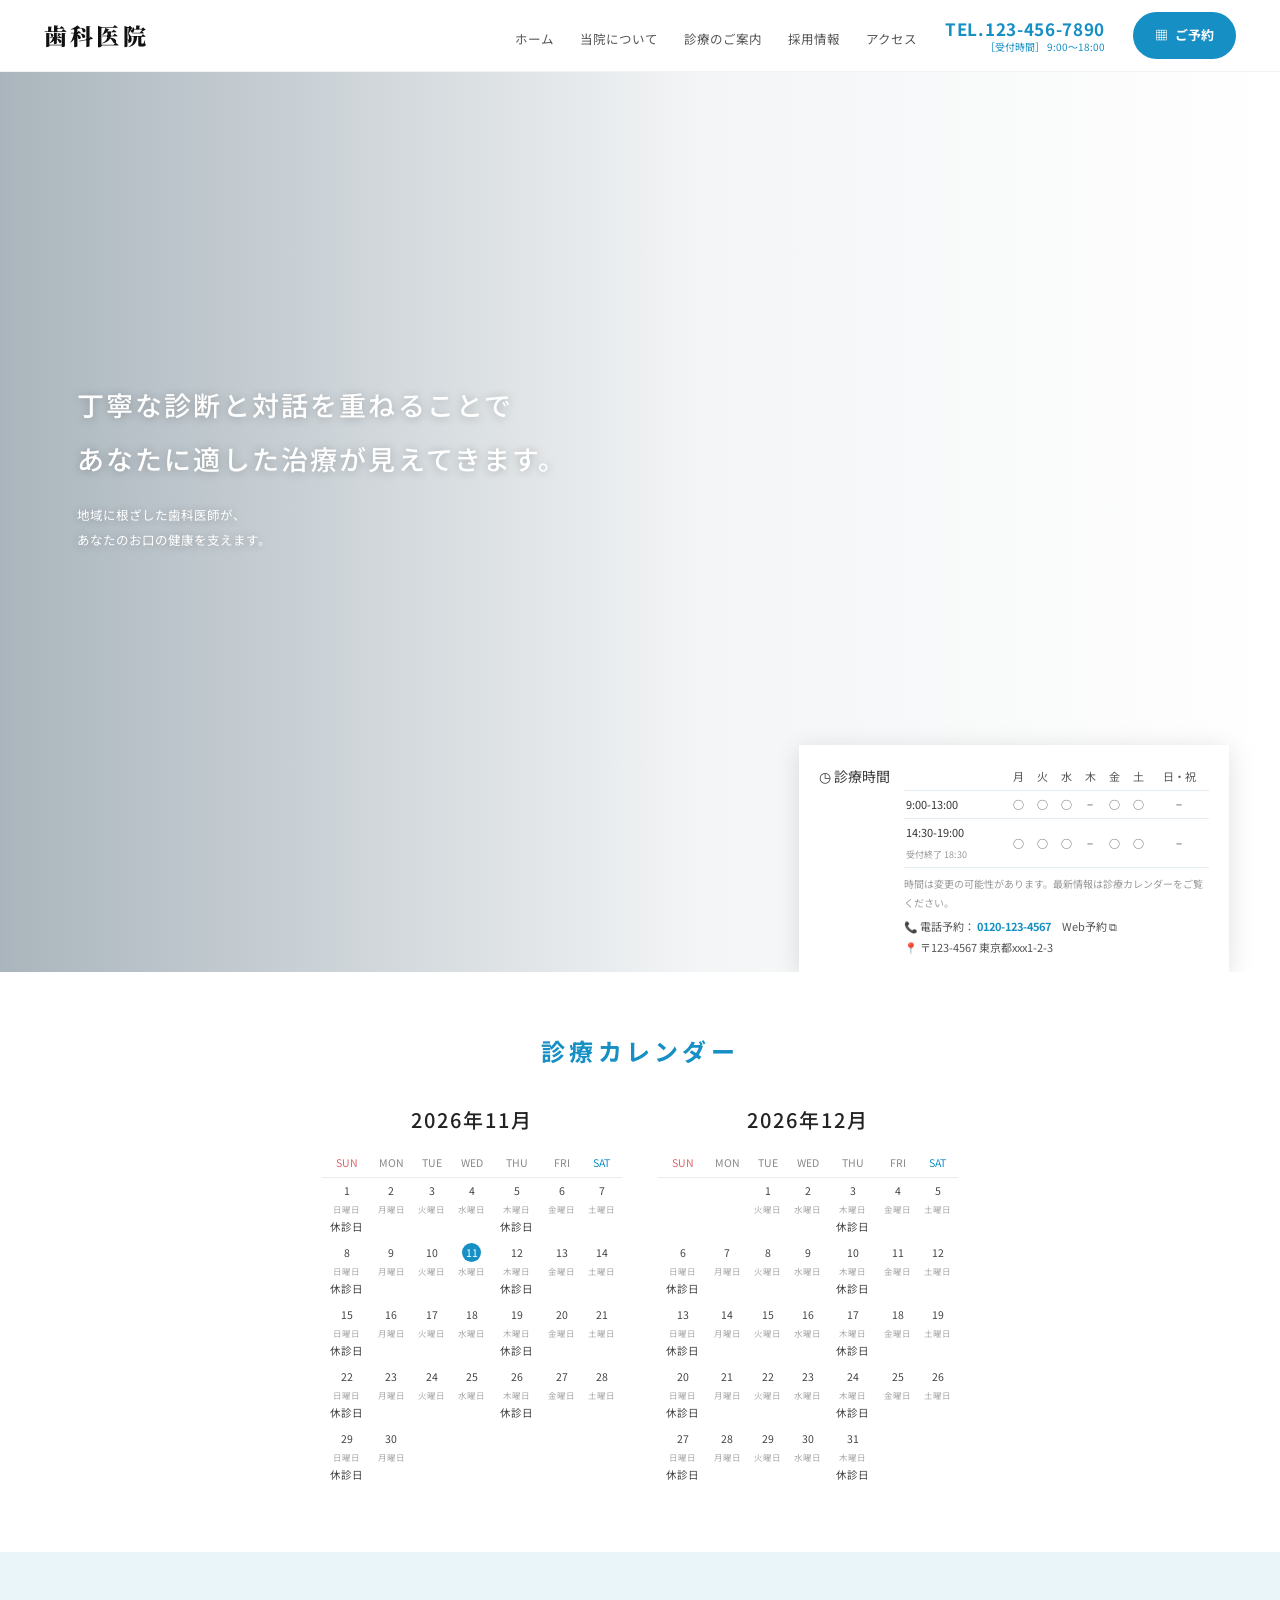
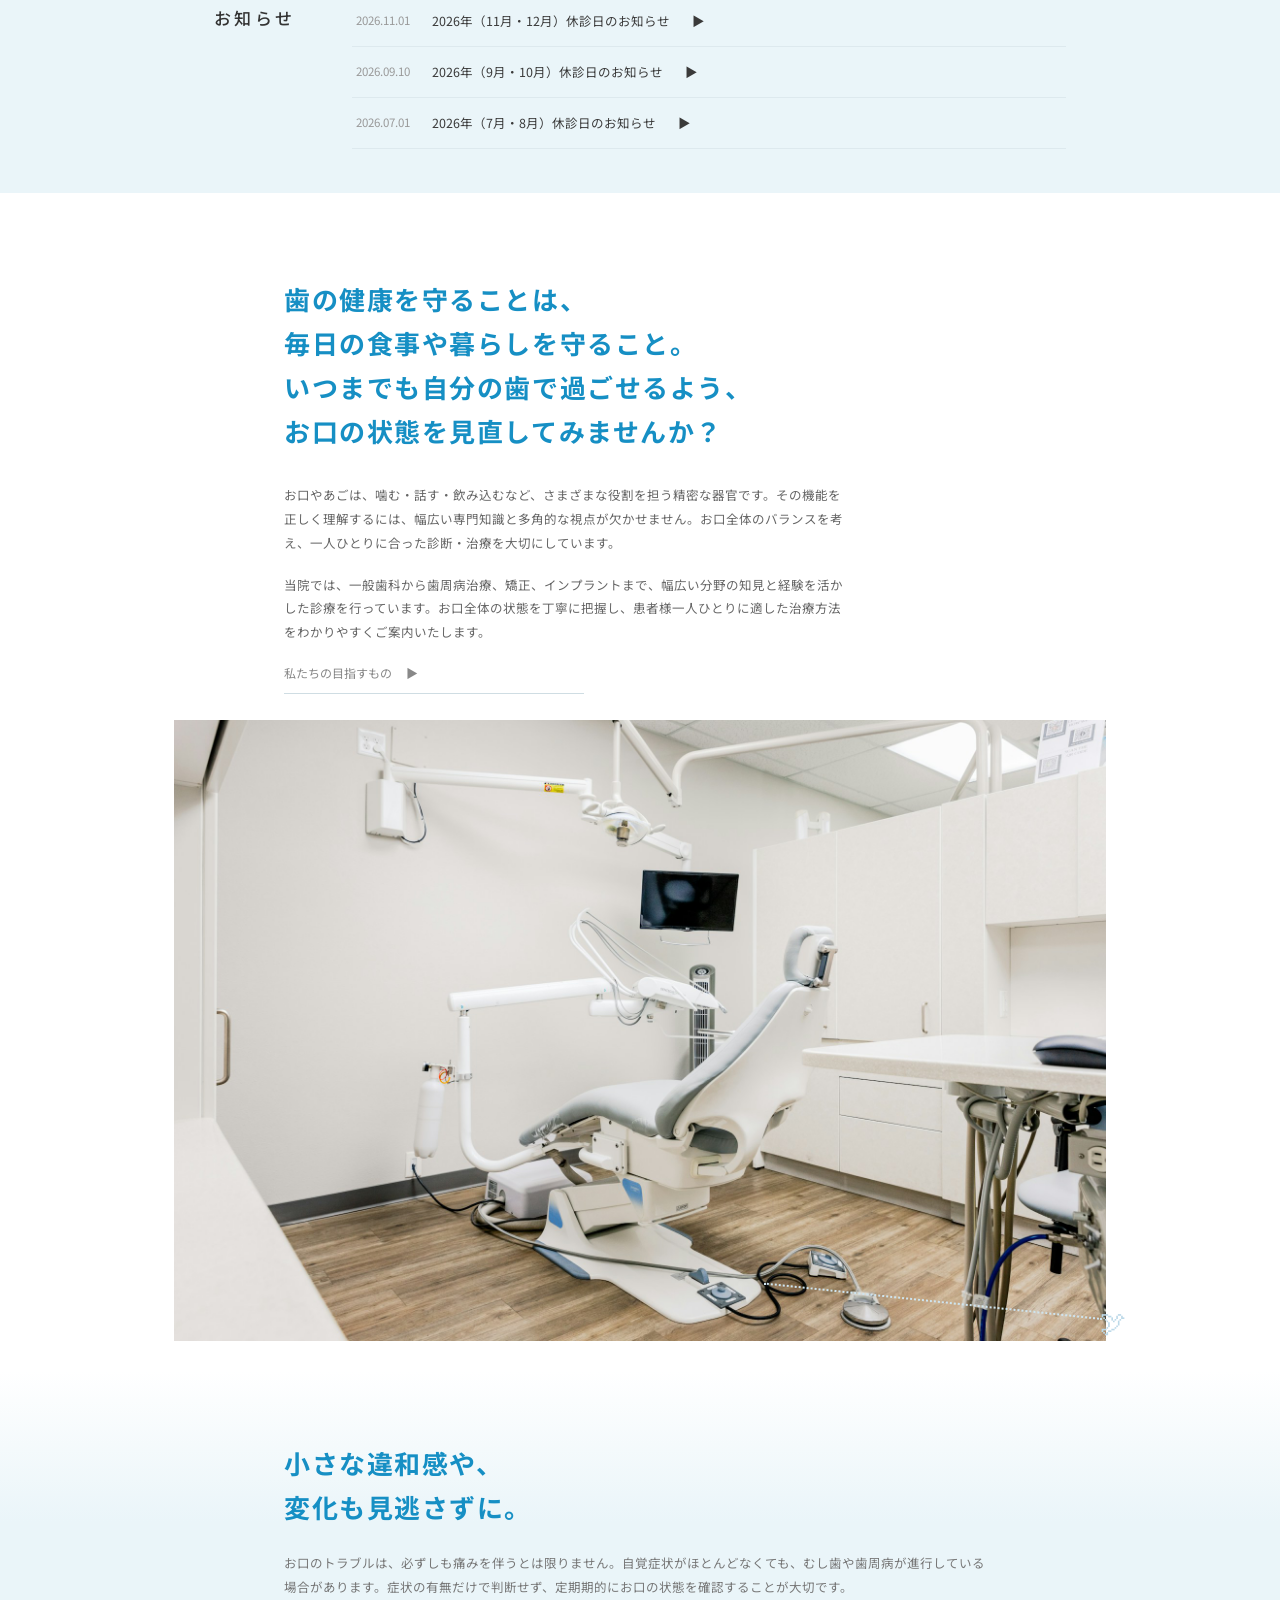
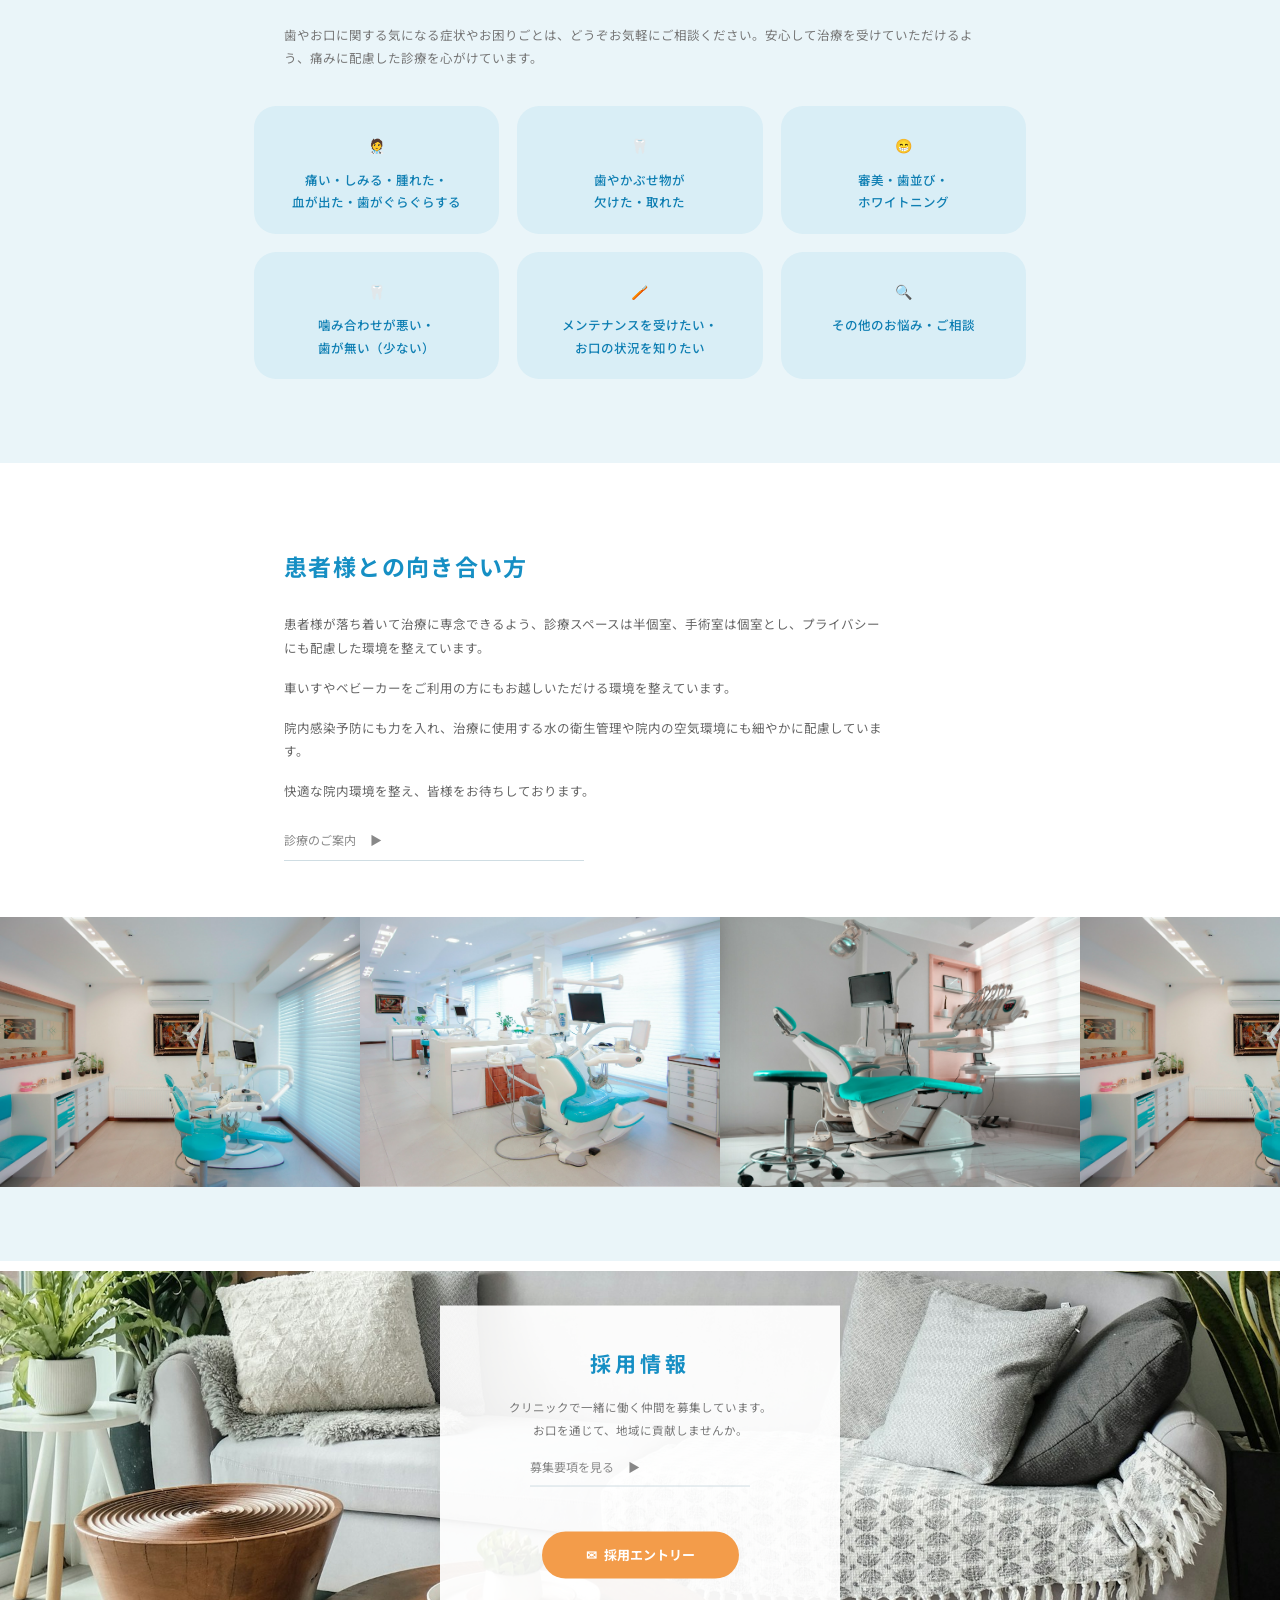
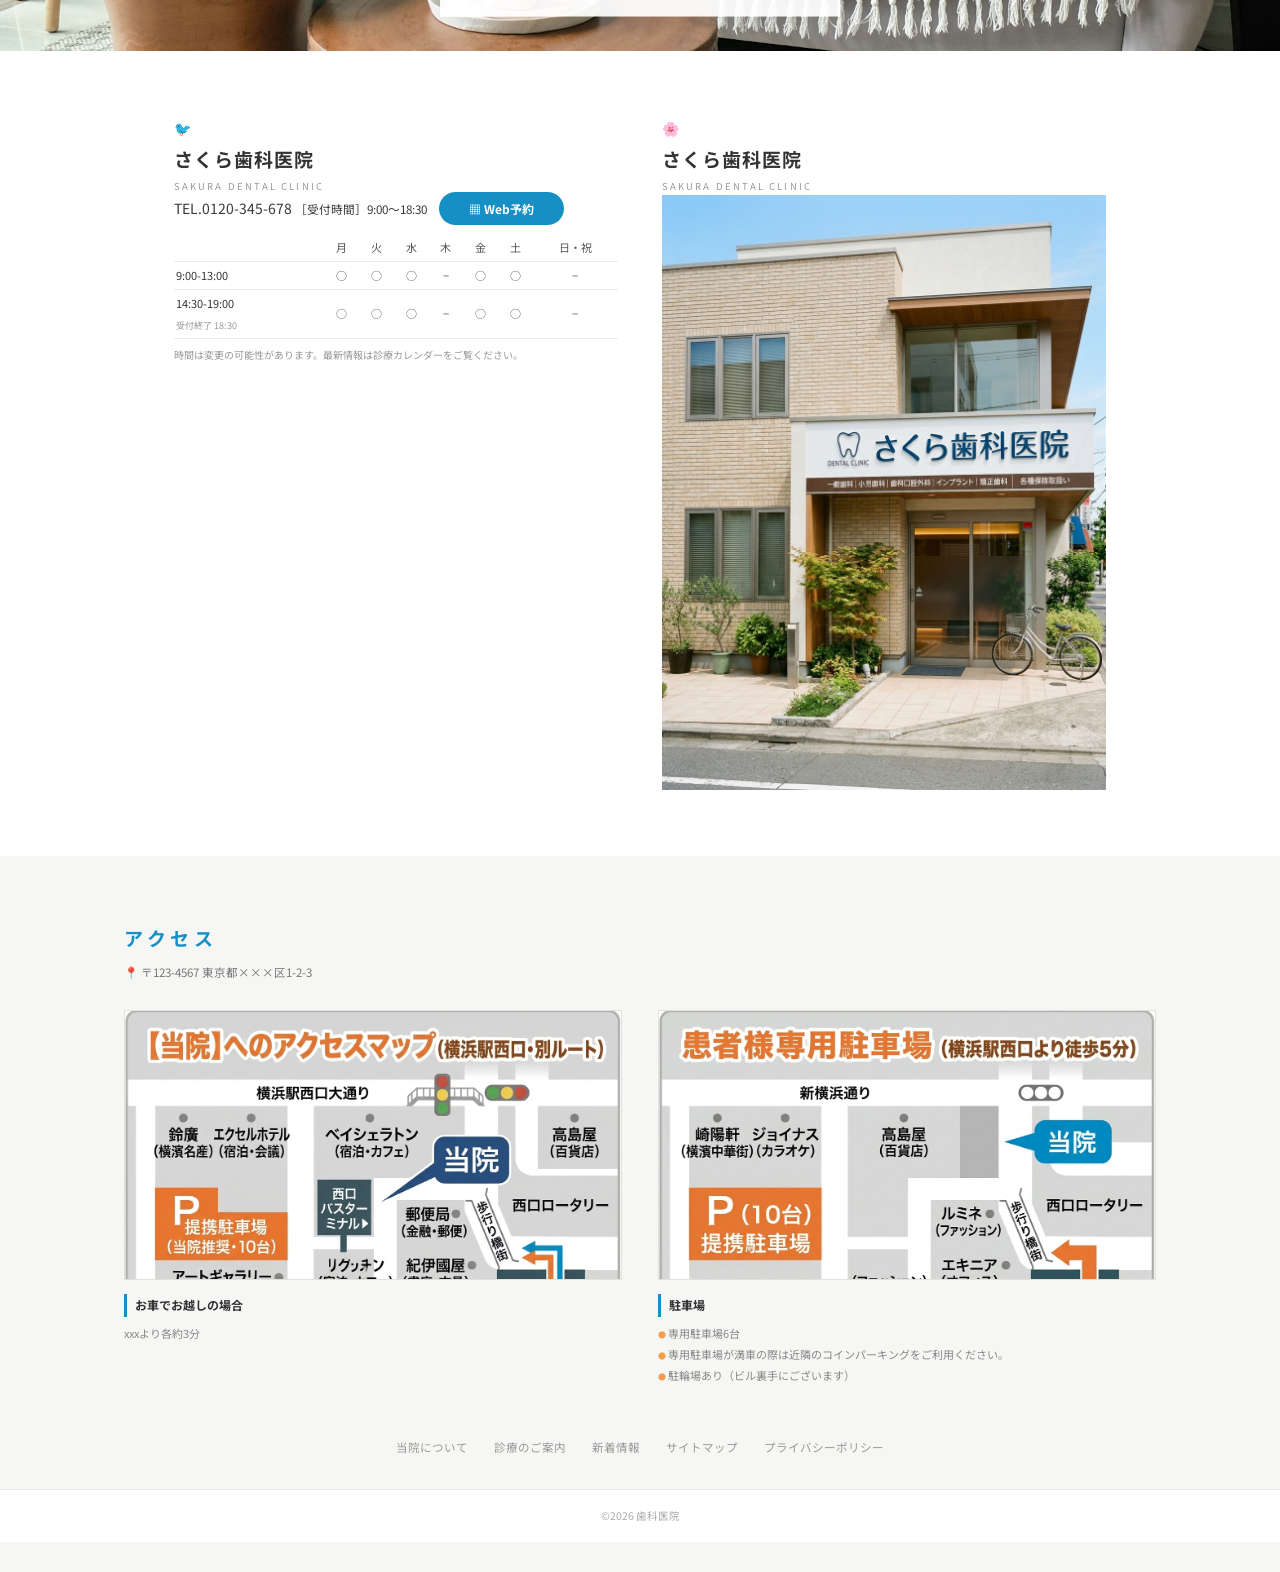
<file: works/site1/index.html>
<!doctype html>
<html lang="ja">
  <head>
    <meta charset="UTF-8" />
    <meta name="viewport" content="width=device-width, initial-scale=1.0" />
    <title>歯科医院</title>
    <link rel="preconnect" href="https://fonts.googleapis.com" />
    <link
      href="https://fonts.googleapis.com/css2?family=Noto+Sans+JP:wght@400;500;700&family=Noto+Serif+JP:wght@600;700;900&display=swap"
      rel="stylesheet"
    />
    <style>
      * {
        margin: 0;
        padding: 0;
        box-sizing: border-box;
      }
      :root {
        --blue: #168fc4;
        --blue-d: #0f7fb3;
        --blue-l: #eaf5f9;
        --blue-m: #d9eef6;
        --orange: #f39c4a;
        --txt: #3a3a3a;
        --sub: #777;
        --line: #d7e6ec;
      }
      body {
        font-family: "Noto Sans JP", sans-serif;
        color: var(--txt);
        font-size: 14px;
        line-height: 1.9;
        background: #fff;
        -webkit-font-smoothing: antialiased;
      }
      img {
        display: block;
        width: 100%;
        height: 100%;
        object-fit: cover;
      }
      a {
        color: inherit;
        text-decoration: none;
      }
      .wrap {
        max-width: 1080px;
        margin: 0 auto;
        padding: 0 24px;
      }
      .narrow {
        max-width: 760px;
        margin: 0 auto;
        padding: 0 24px;
      }
      h2.blue {
        color: var(--blue);
        font-size: 26px;
        line-height: 1.7;
        font-weight: 700;
        letter-spacing: 0.06em;
      }
      .small {
        font-size: 11.5px;
        color: var(--sub);
        line-height: 1.9;
      }
      .arrow-link {
        display: flex;
        align-items: center;
        gap: 14px;
        font-size: 12px;
        color: #888;
        border-bottom: 1px solid #cfdde3;
        padding-bottom: 8px;
        width: 300px;
      }
      .arrow-link.arr {
        margin-left: auto;
        width: 26px;
        height: 26px;
        border-radius: 50%;
        background: var(--blue);
        color: #fff;
        display: grid;
        place-items: center;
        font-size: 13px;
        flex: none;
      }
      /* header */
      header {
        position: sticky;
        top: 0;
        z-index: 50;
        background: rgba(255, 255, 255, 0.97);
        border-bottom: 1px solid #eef3f5;
      }
      .hd {
        display: flex;
        align-items: center;
        gap: 28px;
        max-width: 1240px;
        margin: 0 auto;
        padding: 12px 24px;
      }
      .logo {
        font-family: "Noto Serif JP", serif;
        font-weight: 900;
        font-size: 23px;
        letter-spacing: 0.14em;
        color: #111;
        white-space: nowrap;
      }
      nav {
        margin-left: auto;
        display: flex;
        gap: 26px;
        font-size: 12.5px;
        color: #555;
        white-space: nowrap;
      }
      nav a {
        position: relative;
        padding-top: 8px;
      }
      .tel {
        text-align: right;
        white-space: nowrap;
        line-height: 1.3;
      }
      .tel b {
        color: var(--blue);
        font-size: 17px;
        letter-spacing: 0.04em;
      }
      .tel span {
        display: block;
        font-size: 10px;
        color: var(--blue);
      }
      .btn-reserve {
        background: var(--blue);
        color: #fff;
        border-radius: 999px;
        padding: 11px 22px;
        font-size: 13px;
        font-weight: 700;
        white-space: nowrap;
      }
      /* hero */
      .hero {
        position: relative;
        height: 520px;
        overflow: hidden;
      }
      .hero img {
        position: absolute;
        inset: 0;
      }
      .hero::after {
        content: "";
        position: absolute;
        inset: 0;
        background: linear-gradient(
          90deg,
          rgba(30, 60, 80, 0.38),
          rgba(30, 60, 80, 0.05) 55%,
          transparent
        );
      }
      .hero-txt {
        position: absolute;
        z-index: 2;
        left: 6%;
        top: 34%;
        color: #fff;
        text-shadow: 0 1px 10px rgba(0, 0, 0, 0.25);
      }
      .hero-txt h1 {
        font-size: 27px;
        font-weight: 500;
        line-height: 2;
        letter-spacing: 0.08em;
      }
      .hero-txt p {
        margin-top: 16px;
        font-size: 12.5px;
        line-height: 2;
      }
      .hours-card {
        position: absolute;
        z-index: 3;
        right: 4%;
        bottom: 0;
        background: #fff;
        width: 430px;
        padding: 18px 20px 14px;
        box-shadow: 0 4px 24px rgba(0, 0, 0, 0.12);
        display: flex;
        gap: 14px;
      }
      .hours-card.lbl {
        writing-mode: vertical-rl;
        color: var(--blue);
        font-size: 11px;
        letter-spacing: 0.3em;
        border-right: 1px dotted var(--line);
        padding-right: 10px;
        display: flex;
        align-items: center;
        gap: 6px;
      }
      table.hours {
        border-collapse: collapse;
        font-size: 11px;
        width: 100%;
        text-align: center;
      }
      table.hours th,
      table.hours td {
        border-bottom: 1px solid #e3edf1;
        padding: 3px 2px;
        font-weight: 400;
        color: #555;
      }
      table.hours td:first-child {
        text-align: left;
        color: #333;
        white-space: nowrap;
      }
      table.hours.o {
        color: var(--blue);
      }
      .hours-note {
        font-size: 10px;
        color: #999;
        margin-top: 6px;
      }
      .hours-contact {
        font-size: 11px;
        color: #555;
        margin-top: 4px;
      }
      .hours-contact b {
        color: var(--blue);
      }
      /* calendar */
      .sec-cal {
        padding: 56px 0 64px;
        text-align: center;
      }
      .sec-cal h2 {
        color: var(--blue);
        font-size: 24px;
        letter-spacing: 0.18em;
        font-weight: 700;
        margin-bottom: 28px;
      }
      .cals {
        display: flex;
        gap: 36px;
        justify-content: center;
        flex-wrap: wrap;
      }
      .cal {
        width: 300px;
        text-align: left;
      }
      .cal h3 {
        text-align: center;
        font-size: 20px;
        font-weight: 500;
        letter-spacing: 0.1em;
        margin-bottom: 10px;
        color: #222;
      }
      .cal table {
        width: 100%;
        border-collapse: collapse;
        font-size: 10.5px;
        text-align: center;
      }
      .cal th {
        color: #888;
        font-weight: 400;
        padding: 4px 0;
        border-bottom: 1px solid #e8eef1;
      }
      .cal th:first-child {
        color: #d66;
      }
      .cal th:last-child {
        color: var(--blue);
      }
      .cal td {
        padding: 3px 0;
        color: #444;
        height: 34px;
        vertical-align: top;
      }
      .cal td.closed {
        display: block;
        background: #7d9fd8;
        color: #fff;
        border-radius: 3px;
        font-size: 8.5px;
        line-height: 1.5;
        margin-top: 1px;
      }
      .cal td.today span.d {
        background: var(--blue);
        color: #fff;
        border-radius: 50%;
        display: inline-grid;
        place-items: center;
        width: 19px;
        height: 19px;
      }
      .cal.gmt {
        font-size: 9px;
        color: #aaa;
        border-top: 1px solid #e8eef1;
        padding-top: 4px;
        display: flex;
        justify-content: space-between;
      }
      /* news */
      .sec-news {
        background: var(--blue-l);
        padding: 44px 0;
      }
      .news-in {
        display: flex;
        gap: 56px;
        max-width: 900px;
        margin: 0 auto;
        padding: 0 24px;
      }
      .news-in h2 {
        font-size: 17px;
        font-weight: 500;
        letter-spacing: 0.2em;
        color: #333;
        white-space: nowrap;
        padding-top: 6px;
      }
      .news-list {
        flex: 1;
      }
      .news-item {
        display: flex;
        gap: 22px;
        align-items: center;
        padding: 13px 4px;
        border-bottom: 1px solid #dde9ee;
        font-size: 12.5px;
      }
      .news-item time {
        color: #999;
        font-size: 11.5px;
        white-space: nowrap;
      }
      .news-item.arr {
        margin-left: auto;
        color: var(--blue);
        font-size: 18px;
      }
      /* message */
      .sec-msg {
        padding: 84px 0 30px;
        position: relative;
        overflow: hidden;
      }
      .sec-msg h2 {
        margin-bottom: 30px;
      }
      .sec-msg p {
        font-size: 12.5px;
        color: #666;
        margin-bottom: 18px;
        max-width: 560px;
      }
      .bird {
        position: absolute;
        right: 12%;
        bottom: 26px;
        color: #bcd9e8;
        font-size: 26px;
      }
      .bird::after {
        content: "";
        position: absolute;
        right: 24px;
        top: 22px;
        width: 340px;
        border-top: 2px dotted #cfe4ee;
        transform: rotate(6deg);
        transform-origin: right;
      }
      .photo-wide {
        max-width: 980px;
        margin: 26px auto 0;
        padding: 0 24px;
      }
      .photo-wide.ph {
        height: 430px;
        overflow: hidden;
      }
      .ph {
        overflow: hidden;
        background: #dcebf1;
      }
      /* worries */
      .sec-worry {
        background: linear-gradient(#fff, var(--blue-l) 22%, var(--blue-l));
        padding: 70px 0 84px;
      }
      .cards {
        display: grid;
        grid-template-columns: repeat(3, 1fr);
        gap: 18px;
        max-width: 820px;
        margin: 36px auto 0;
        padding: 0 24px;
      }
      .card {
        background: var(--blue-m);
        border-radius: 22px;
        padding: 26px 16px 20px;
        text-align: center;
      }
      .card.ic {
        font-size: 40px;
        line-height: 1.2;
      }
      .card p {
        color: var(--blue-d);
        font-size: 12.5px;
        font-weight: 500;
        line-height: 1.8;
        margin-top: 10px;
      }
      /* approach */
      .sec-appr {
        padding: 84px 0 10px;
      }
      .sec-appr h2 {
        font-size: 23px;
        margin-bottom: 26px;
      }
      .sec-appr p {
        font-size: 12.5px;
        color: #666;
        margin-bottom: 16px;
        max-width: 600px;
      }
      /* gallery */
      .gallery {
        margin-top: 56px;
        position: relative;
        isolation: isolate;
      }
      .gallery-window {
        overflow: hidden;
      }
      .gallery-track {
        display: flex;
        align-items: center;
        width: max-content;
        animation: gallery-scroll 36s linear infinite;
      }
      .gallery-track:hover {
        animation-play-state: paused;
      }
      .gallery .ph {
        flex: none;
        width: clamp(220px, 30vw, 360px);
        height: 270px;
      }
      .gallery .g-main {
        z-index: 2;
        box-shadow: 0 8px 30px rgba(0, 0, 0, 0.12);
      }
      @keyframes gallery-scroll {
        to {
          transform: translateX(-50%);
        }
      }
      .gallery::after {
        content: "";
        position: absolute;
        left: 0;
        right: 0;
        bottom: -46px;
        height: 92px;
        background: var(--blue-l);
        z-index: -1;
        pointer-events: none;
      }
      .dots {
        text-align: center;
        color: #c4d8e1;
        letter-spacing: 0.5em;
        font-size: 10px;
        padding: 66px 0 8px;
        background: var(--blue-l);
      }
      .dots b {
        color: var(--blue);
      }
      /* recruit */
      .recruit {
        position: relative;
        height: 380px;
        margin-top: 0;
        overflow: hidden;
      }
      .recruit > img {
        position: absolute;
        inset: 0;
      }
      .recruit-box {
        position: absolute;
        top: 50%;
        left: 50%;
        transform: translate(-50%, -50%);
        width: 400px;
        max-width: calc(100% - 32px);
        height: auto;
        background: rgba(255, 255, 255, 0.93);
        text-align: center;
        padding: 38px 34px;
        box-shadow: 0 6px 30px rgba(0, 0, 0, 0.1);
        z-index: 1;
      }
      .recruit-box h2 {
        color: var(--blue);
        font-size: 21px;
        letter-spacing: 0.2em;
        margin-bottom: 12px;
      }
      .recruit-box p {
        font-size: 11.5px;
        color: #777;
        line-height: 2;
      }
      .btn-entry {
        display: inline-block;
        background: var(--orange);
        color: #fff;
        border-radius: 999px;
        padding: 11px 44px;
        font-size: 13px;
        font-weight: 700;
        margin-top: 18px;
      }
      /* clinics */
      .sec-clinics {
        padding: 64px 0 10px;
      }
      .clinics {
        display: grid;
        grid-template-columns: 1fr 1fr;
        gap: 44px;
        max-width: 980px;
        margin: 0 auto;
        padding: 0 24px;
      }
      .clinic.chead {
        display: flex;
        gap: 14px;
        align-items: center;
        margin-bottom: 14px;
      }
      .clinic.clogo {
        width: 52px;
        height: 52px;
        border-radius: 50%;
        background: var(--blue-l);
        display: grid;
        place-items: center;
        font-size: 24px;
        flex: none;
      }
      .clinic h3 {
        font-size: 19px;
        font-weight: 700;
        color: #333;
        letter-spacing: 0.05em;
      }
      .clinic h3 span {
        display: block;
        font-size: 9.5px;
        color: #999;
        letter-spacing: 0.22em;
        font-weight: 400;
      }
      .clinic.ctel {
        color: var(--blue);
        font-size: 19px;
        font-weight: 700;
      }
      .clinic.ctel small {
        font-size: 10px;
        font-weight: 400;
      }
      .btn-web {
        background: var(--blue);
        color: #fff;
        border-radius: 999px;
        padding: 8px 30px;
        font-size: 12px;
        font-weight: 700;
        margin-left: 12px;
      }
      .clinic.cph {
        height: 190px;
        margin-top: 14px;
      }
      /* access */
      .sec-access {
        background: #f6f6f4;
        padding: 64px 0 30px;
        margin-top: 56px;
      }
      .sec-access h2 {
        color: var(--blue);
        font-size: 19px;
        letter-spacing: 0.24em;
        margin-bottom: 6px;
      }
      .addr {
        font-size: 11.5px;
        color: #777;
        margin-bottom: 26px;
      }
      .maps {
        display: grid;
        grid-template-columns: 1fr 1fr;
        gap: 36px;
      }
      .map-img {
        height: auto;
      }
      .map-img img {
        height: auto;
        object-fit: contain;
      }
      .map {
        background: #fdfdf8;
        border: 1px solid #e2e2da;
        height: 270px;
        position: relative;
        overflow: hidden;
        font-size: 10px;
        color: #555;
      }
      .map.mtitle {
        position: absolute;
        top: 0;
        left: 0;
        right: 0;
        background: #f3ede2;
        padding: 6px 10px;
        font-weight: 700;
        font-size: 11.5px;
        color: #333;
        z-index: 3;
      }
      .map.mtitle b {
        color: #c0392b;
      }
      .road {
        position: absolute;
        background: #fff;
        border: 1px solid #ddd;
      }
      .blk {
        position: absolute;
        background: #eee9dc;
        border: 1px solid #ddd6c4;
        padding: 3px 5px;
        line-height: 1.4;
        text-align: center;
      }
      .here {
        position: absolute;
        background: var(--blue);
        color: #fff;
        font-weight: 700;
        padding: 5px 12px;
        border-radius: 3px;
        font-size: 12px;
        z-index: 2;
      }
      .park {
        position: absolute;
        background: #f6c453;
        color: #7a5410;
        font-weight: 700;
        padding: 6px 8px;
        line-height: 1.5;
        z-index: 2;
      }
      .map-note {
        margin-top: 14px;
        font-size: 11.5px;
      }
      .map-note h4 {
        font-size: 12px;
        border-left: 3px solid var(--blue);
        padding-left: 8px;
        margin-bottom: 6px;
        color: #333;
      }
      .map-note p,
      .map-note li {
        color: #888;
        font-size: 11px;
      }
      .map-note ul {
        list-style: none;
      }
      .map-note li::before {
        content: "● ";
        color: var(--orange);
        font-size: 8px;
      }
      /* footer */
      footer {
        background: #f6f6f4;
        padding: 44px 0 0;
        text-align: center;
      }
      footer nav {
        justify-content: center;
        margin: 0 auto 30px;
      }
      footer nav a {
        color: #999;
        font-size: 11.5px;
      }
      .copy {
        border-top: 1px solid #e7e7e2;
        padding: 16px;
        font-size: 10.5px;
        color: #aaa;
        background: #fff;
      }
      .hero {
        position: relative;
        width: 100%;
        height: 100vh; /* 画面いっぱいの高さ */
        overflow: hidden;
      }

      .hero-img {
        position: absolute;
        top: 0;
        left: 0;
        width: 100%;
        height: 100%;
        object-fit: cover; /* 比率を保ったまま全画面にフィット */
        opacity: 0;
        /* 2枚 × 5秒 = 10秒。steps(1) でパッと瞬時に切り替え */
        animation: instantSlide 10s infinite;
      }

      /* 画像ごとの再生タイミングをずらす */
      .hero-img:nth-child(1) {
        animation-delay: 0s;
      }
      .hero-img:nth-child(2) {
        animation-delay: 5s;
      }

      /* 2枚均等（1枚あたり50%＝5秒間）表示する設定 */
      @keyframes instantSlide {
        0% {
          opacity: 0;
        }
        10% {
          opacity: 1;
        }
        50% {
          opacity: 1;
        }
        60% {
          opacity: 0;
        }
        100% {
          opacity: 0;
        }
      }

      .hero-text {
        position: absolute;
        top: 50%;
        left: 50%;
        transform: translate(-50%, -50%);
        color: #fff;
        z-index: 10;
        text-shadow: 0 2px 10px rgba(0, 0, 0, 0.5);
      }

      @media (max-width: 820px) {
        nav {
          display: none;
        }
        .hours-card {
          position: static;
          width: auto;
          margin: 12px;
        }
        .hero {
          height: auto;
        }
        .hero-txt {
          position: relative;
          left: 0;
          top: 0;
          padding: 90px 24px 30px;
        }
        .cards {
          grid-template-columns: 1fr 1fr;
        }
        .clinics,
        .maps {
          grid-template-columns: 1fr;
        }
        .news-in {
          flex-direction: column;
          gap: 8px;
        }
        .gallery-track {
          animation-duration: 28s;
        }
        .gallery .ph {
          width: 220px;
          height: 165px;
        }
        .recruit-box {
          padding: 28px 20px;
        }
      }

      @media (prefers-reduced-motion: reduce) {
        .gallery-track {
          animation: none;
        }
      }
    </style>
  </head>
  <body>
    <header>
      <div class="hd">
        <div class="logo">歯科医院</div>
        <nav>
          <a href="#">ホーム</a><a href="#about">当院について</a
          ><a href="#menu">診療のご案内</a><a href="#recruit">採用情報</a
          ><a href="#access">アクセス</a>
        </nav>
        <div class="tel">
          <b>TEL.123-456-7890</b><span>［受付時間］ 9:00〜18:00</span>
        </div>
        <a class="btn-reserve" href="#">▦&ensp;ご予約</a>
      </div>
    </header>

    <!-- HERO -->
    <section class="hero">
      <img src="images/hero1.jpg" alt="診療室" class="hero-img" />
      <img src="images/hero2.jpg" alt="診療室" class="hero-img" />
      <div class="hero-txt">
        <h1>
          丁寧な診断と対話を重ねることで<br />あなたに適した治療が見えてきます。
        </h1>
        <p>地域に根ざした歯科医師が、<br />あなたのお口の健康を支えます。</p>
      </div>
      <div class="hours-card">
        <div class="lbl">◷ 診療時間</div>
        <div style="flex: 1">
          <table class="hours">
            <tr>
              <th></th>
              <th>月</th>
              <th>火</th>
              <th>水</th>
              <th>木</th>
              <th>金</th>
              <th>土</th>
              <th>日・祝</th>
            </tr>
            <tr>
              <td>9:00-13:00</td>
              <td class="o">○</td>
              <td class="o">○</td>
              <td class="o">○</td>
              <td>−</td>
              <td class="o">○</td>
              <td class="o">○</td>
              <td>−</td>
            </tr>
            <tr>
              <td>
                14:30-19:00<br /><span style="font-size: 9px; color: #999"
                  >受付終了 18:30</span
                >
              </td>
              <td class="o">○</td>
              <td class="o">○</td>
              <td class="o">○</td>
              <td>−</td>
              <td class="o">○</td>
              <td class="o">○</td>
              <td>−</td>
            </tr>
          </table>
          <p class="hours-note">
            時間は変更の可能性があります。最新情報は診療カレンダーをご覧ください。
          </p>
          <p class="hours-contact">
            📞 電話予約： <b>0120-123-4567</b>　Web予約 ⧉<br />📍 〒123-4567
            東京都xxx1-2-3
          </p>
        </div>
      </div>
    </section>

    <!-- CALENDAR -->
    <section class="sec-cal">
      <h2>診療カレンダー</h2>
      <div class="cals">
        <div class="cal">
          <h3>2026年11月</h3>
          <div id="cal11"></div>
        </div>
        <div class="cal">
          <h3>2026年12月</h3>
          <div id="cal12"></div>
        </div>
      </div>
    </section>

    <!-- NEWS -->
    <section class="sec-news">
      <div class="news-in">
        <h2>お知らせ</h2>
        <div class="news-list">
          <a class="news-item" href="#"
            ><time>2026.11.01</time
            ><span>2026年（11月・12月）休診日のお知らせ</span
            ><span class="arr">▶</span></a
          >
          <a class="news-item" href="#"
            ><time>2026.09.10</time
            ><span>2026年（9月・10月）休診日のお知らせ</span
            ><span class="arr">▶</span></a
          >
          <a class="news-item" href="#"
            ><time>2026.07.01</time
            ><span>2026年（7月・8月）休診日のお知らせ</span
            ><span class="arr">▶</span></a
          >
        </div>
      </div>
    </section>

    <!-- MESSAGE -->
    <section class="sec-msg" id="about">
      <div class="narrow">
        <h2 class="blue">
          歯の健康を守ることは、<br />毎日の食事や暮らしを守ること。<br />いつまでも自分の歯で過ごせるよう、<br />お口の状態を見直してみませんか？
        </h2>
        <p>
          お口やあごは、噛む・話す・飲み込むなど、さまざまな役割を担う精密な器官です。その機能を正しく理解するには、幅広い専門知識と多角的な視点が欠かせません。お口全体のバランスを考え、一人ひとりに合った診断・治療を大切にしています。
        </p>
        <p>
          当院では、一般歯科から歯周病治療、矯正、インプラントまで、幅広い分野の知見と経験を活かした診療を行っています。お口全体の状態を丁寧に把握し、患者様一人ひとりに適した治療方法をわかりやすくご案内いたします。
        </p>
        <a class="arrow-link" href="#"
          >私たちの目指すもの <span class="arr">▶</span></a
        >
      </div>
      <div class="bird">🕊</div>
      <div class="photo-wide">
        <div class="ph"><img src="images/wide.jpg" alt="診療ユニット" /></div>
      </div>
    </section>

    <!-- WORRIES -->
    <section class="sec-worry" id="menu">
      <div class="narrow">
        <h2 class="blue">小さな違和感や、<br />変化も見逃さずに。</h2>
        <p class="small" style="margin-top: 22px; font-size: 12.5px">
          お口のトラブルは、必ずしも痛みを伴うとは限りません。自覚症状がほとんどなくても、むし歯や歯周病が進行している場合があります。症状の有無だけで判断せず、定期期的にお口の状態を確認することが大切です。<br /><br />歯やお口に関する気になる症状やお困りごとは、どうぞお気軽にご相談ください。安心して治療を受けていただけるよう、痛みに配慮した診療を心がけています。
        </p>
      </div>
      <div class="cards">
        <div class="card">
          <div class="ic">🧑‍⚕️</div>
          <p>痛い・しみる・腫れた・<br />血が出た・歯がぐらぐらする</p>
        </div>
        <div class="card">
          <div class="ic">🦷</div>
          <p>歯やかぶせ物が<br />欠けた・取れた</p>
        </div>
        <div class="card">
          <div class="ic">😁</div>
          <p>審美・歯並び・<br />ホワイトニング</p>
        </div>
        <div class="card">
          <div class="ic">🦷</div>
          <p>噛み合わせが悪い・<br />歯が無い（少ない）</p>
        </div>
        <div class="card">
          <div class="ic">🪥</div>
          <p>メンテナンスを受けたい・<br />お口の状況を知りたい</p>
        </div>
        <div class="card">
          <div class="ic">🔍</div>
          <p>その他のお悩み・ご相談</p>
        </div>
      </div>
    </section>

    <!-- APPROACH -->
    <section class="sec-appr">
      <div class="narrow">
        <h2 class="blue">患者様との向き合い方</h2>
        <p>
          患者様が落ち着いて治療に専念できるよう、診療スペースは半個室、手術室は個室とし、プライバシーにも配慮した環境を整えています。
        </p>
        <p>
          車いすやベビーカーをご利用の方にもお越しいただける環境を整えています。
        </p>
        <p>
          院内感染予防にも力を入れ、治療に使用する水の衛生管理や院内の空気環境にも細やかに配慮しています。
        </p>
        <p>快適な院内環境を整え、皆様をお待ちしております。</p>
        <a class="arrow-link" href="#" style="margin-top: 26px"
          >診療のご案内 <span class="arr">▶</span></a
        >
      </div>
      <div class="gallery">
        <div class="gallery-window">
          <div class="gallery-track">
            <div class="ph g-side">
              <img src="images/gallery-left.jpg" alt="院内" />
            </div>
            <div class="ph g-main">
              <img src="images/hero1.jpg" alt="診療室" />
            </div>
            <div class="ph g-side">
              <img src="images/gallery-right.jpg" alt="診療風景" />
            </div>
            <div class="ph g-side" aria-hidden="true">
              <img src="images/gallery-left.jpg" alt="" />
            </div>
            <div class="ph g-main" aria-hidden="true">
              <img src="images/hero1.jpg" alt="" />
            </div>
            <div class="ph g-side" aria-hidden="true">
              <img src="images/gallery-right.jpg" alt="" />
            </div>
          </div>
        </div>
      </div>
      <div class="dots"></div>
    </section>

    <!-- RECRUIT -->
    <section class="recruit" id="recruit">
      <img
        src="images/recruit.jpg"
        alt="待合室"
        style="object-position: center 62%"
      />
      <div class="recruit-box">
        <h2>採用情報</h2>
        <p>
          クリニックで一緒に働く仲間を募集しています。<br />お口を通じて、地域に貢献しませんか。
        </p>
        <a class="arrow-link" href="#" style="margin: 14px auto 0; width: 220px"
          >募集要項を見る <span class="arr">▶</span></a
        ><br />
        <a class="btn-entry" href="#">✉&ensp;採用エントリー</a>
      </div>
    </section>

    <!-- CLINICS -->
    <section class="sec-clinics">
      <div class="clinics">
        <div class="clinic">
          <div class="chead">
            <div class="clogo">🐦</div>
            <h3>さくら歯科医院<span>SAKURA DENTAL CLINIC</span></h3>
          </div>
          <span class="ctel"
            >TEL.0120-345-678 <small>［受付時間］9:00〜18:30</small></span
          ><a class="btn-web" href="#">▦ Web予約</a>
          <table class="hours" style="margin-top: 12px">
            <tr>
              <th></th>
              <th>月</th>
              <th>火</th>
              <th>水</th>
              <th>木</th>
              <th>金</th>
              <th>土</th>
              <th>日・祝</th>
            </tr>
            <tr>
              <td>9:00-13:00</td>
              <td class="o">○</td>
              <td class="o">○</td>
              <td class="o">○</td>
              <td>−</td>
              <td class="o">○</td>
              <td class="o">○</td>
              <td>−</td>
            </tr>
            <tr>
              <td>
                14:30-19:00<br /><span style="font-size: 9px; color: #999"
                  >受付終了 18:30</span
                >
              </td>
              <td class="o">○</td>
              <td class="o">○</td>
              <td class="o">○</td>
              <td>−</td>
              <td class="o">○</td>
              <td class="o">○</td>
              <td>−</td>
            </tr>
          </table>
          <p class="hours-note">
            時間は変更の可能性があります。最新情報は診療カレンダーをご覧ください。
          </p>
        </div>
        <div class="clinic">
          <div class="chead">
            <div class="clogo">🌸</div>
            <h3>さくら歯科医院<span>SAKURA DENTAL CLINIC</span></h3>
          </div>
          <div class="ph cph">
            <img src="images/exterior.jpg" alt="さくら歯科医院 外観" />
          </div>
        </div>
      </div>
    </section>

    <!-- ACCESS -->
    <section class="sec-access" id="access">
      <div class="wrap">
        <h2>アクセス</h2>
        <p class="addr">📍 〒123-4567 東京都×××区1-2-3</p>
        <div class="maps">
          <div>
            <div class="map map-img">
              <img
                src="images/map1.jpg"
                alt="当院へのアクセスマップ（横浜駅西口・別ルート）"
              />
            </div>
            <div class="map-note">
              <h4>お車でお越しの場合</h4>
              <p>xxxより各約3分</p>
            </div>
          </div>
          <div>
            <div class="map map-img">
              <img
                src="images/map2.jpg"
                alt="患者様専用駐車場（横浜駅西口より徒歩5分）"
              />
            </div>
            <div class="map-note">
              <h4>駐車場</h4>
              <ul>
                <li>専用駐車場6台</li>
                <li>
                  専用駐車場が満車の際は近隣のコインパーキングをご利用ください。
                </li>
                <li>駐輪場あり（ビル裏手にございます）</li>
              </ul>
            </div>
          </div>
        </div>
      </div>
      <footer>
        <nav>
          <a href="#about">当院について</a><a href="#menu">診療のご案内</a
          ><a href="#">新着情報</a><a href="#">サイトマップ</a
          ><a href="#">プライバシーポリシー</a>
        </nav>
        <div class="copy">©2026 歯科医院</div>
      </footer>
    </section>

    <script>
      // 診療カレンダー生成（日曜・木曜を休診として青ピル表示、元画像の雰囲気を再現）
      function buildCal(id, year, month, todayDay) {
        const first = new Date(year, month - 1, 1).getDay();
        const last = new Date(year, month, 0).getDate();
        let h =
          "<table><tr><th>SUN</th><th>MON</th><th>TUE</th><th>WED</th><th>THU</th><th>FRI</th><th>SAT</th></tr><tr>";
        const names = ["日", "月", "火", "水", "木", "金", "土"];
        for (let i = 0; i < first; i++) h += "<td></td>";
        for (let d = 1; d <= last; d++) {
          const dow = new Date(year, month - 1, d).getDay();
          const closed = dow === 0 || dow === 4;
          const today = d === todayDay;
          h +=
            '<td class="' +
            (today ? "today" : "") +
            '"><span class="d">' +
            d +
            '</span><span style="display:block;font-size:8.5px;color:#aaa">' +
            names[dow] +
            "曜日</span>" +
            (closed ? '<span class="closed">休診日</span>' : "") +
            "</td>";
          if (dow === 6 && d !== last) h += "</tr><tr>";
        }
        h += '</tr></table><div class="gmt"></div>';
        document.getElementById(id).innerHTML = h;
      }
      buildCal("cal11", 2026, 11, 11);
      buildCal("cal12", 2026, 12, null);
    </script>
  </body>
</html>
</file>
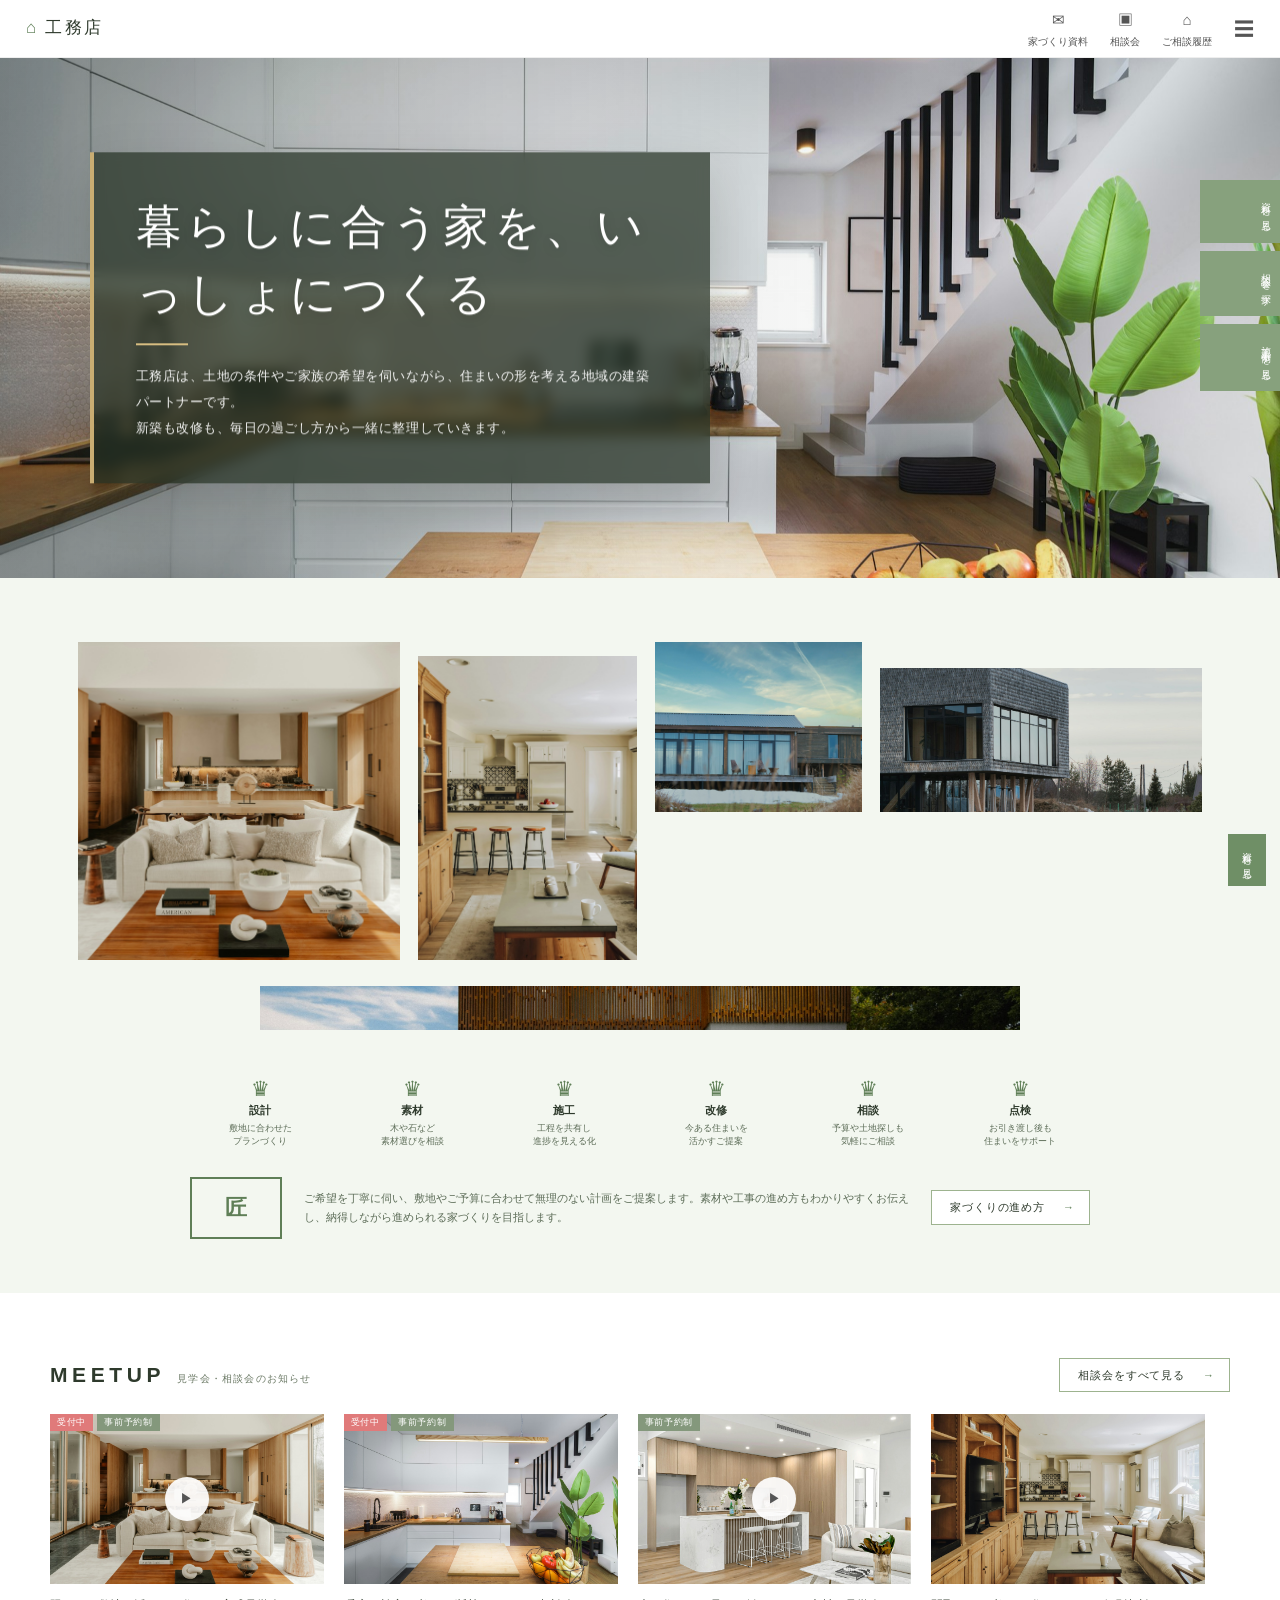
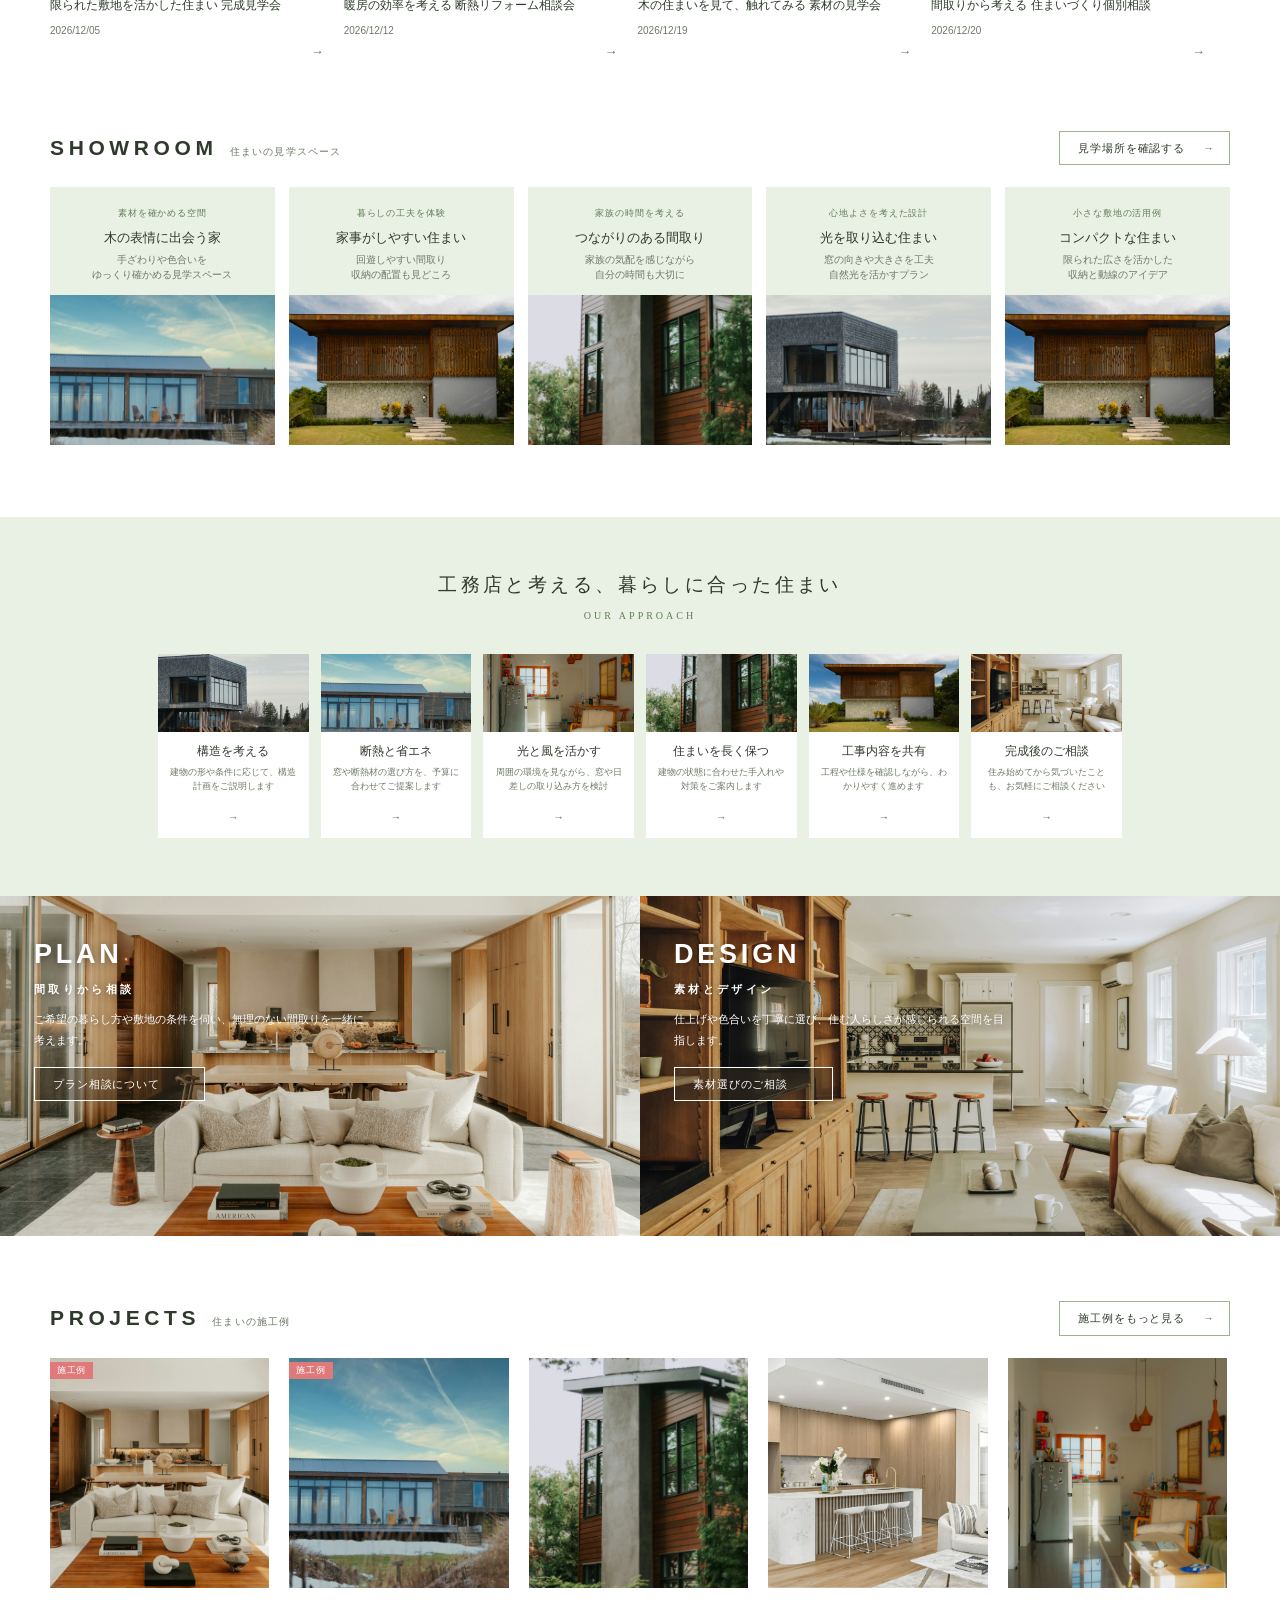
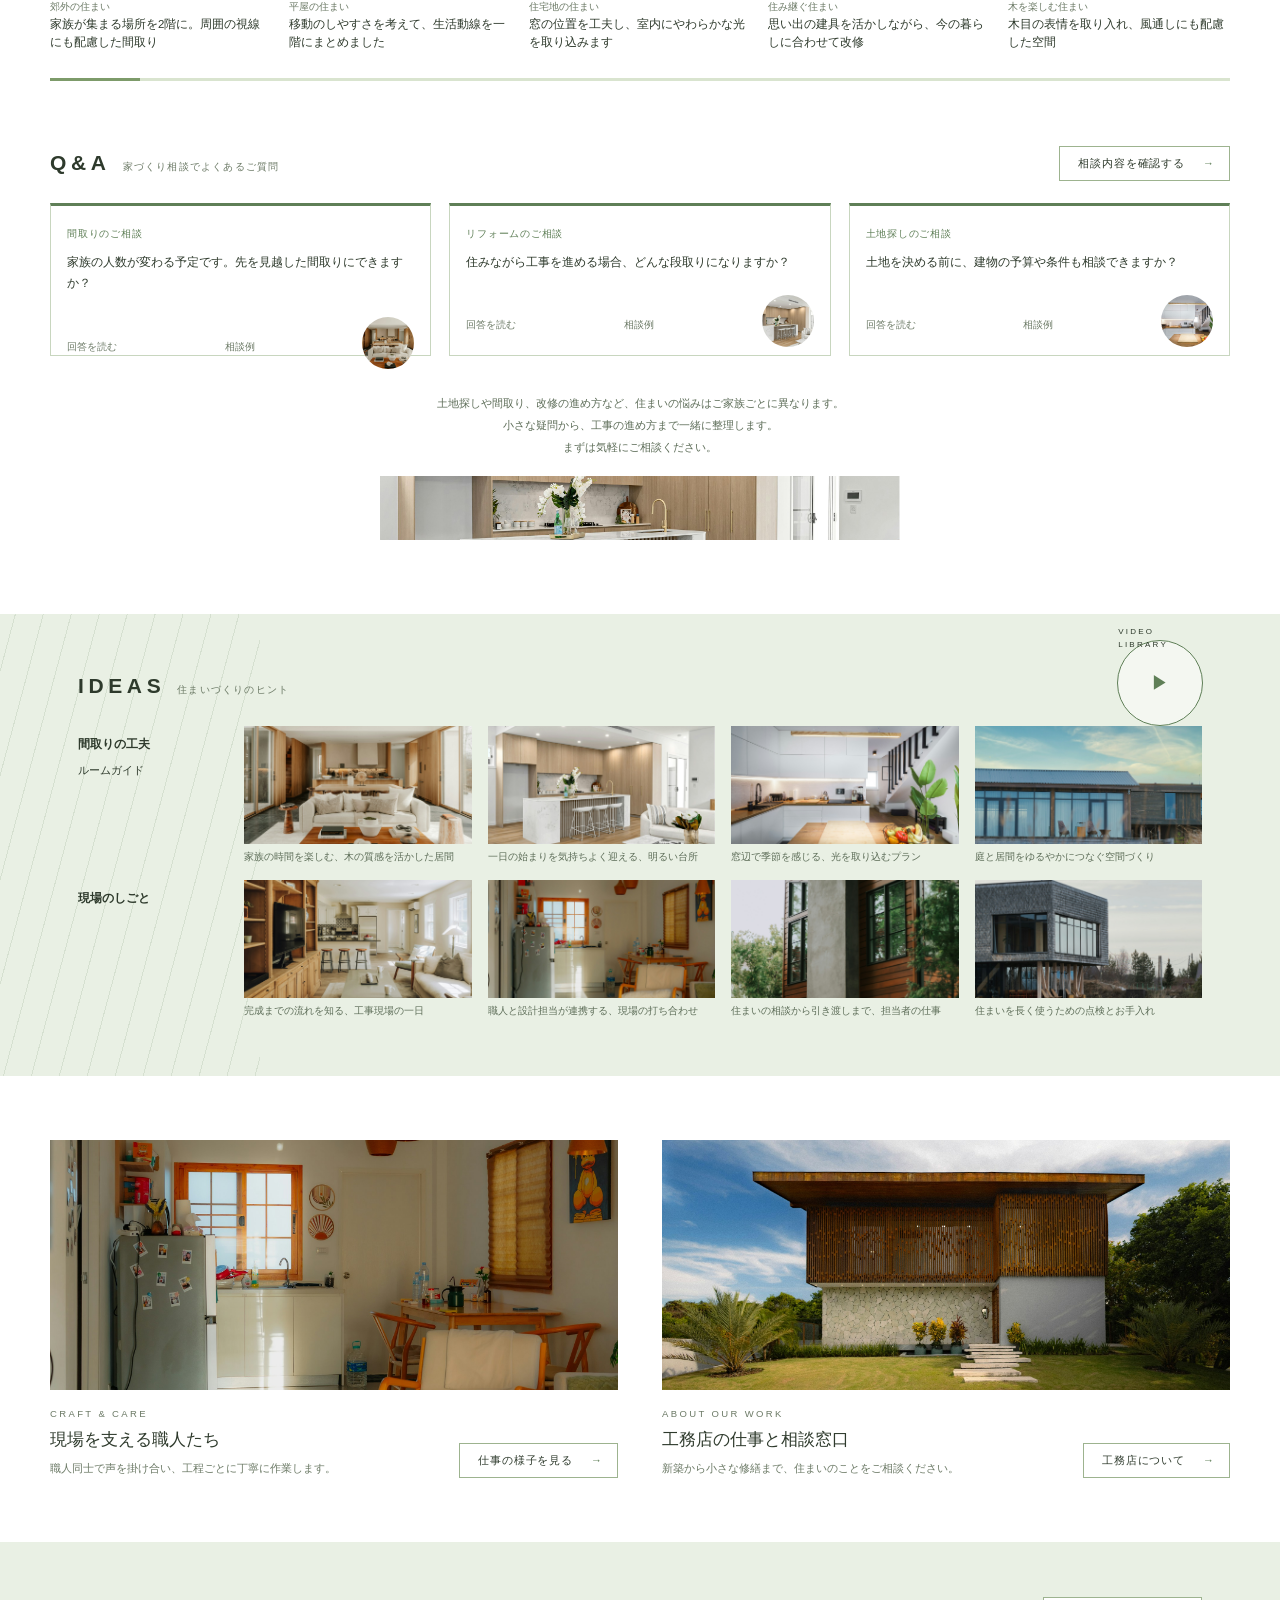
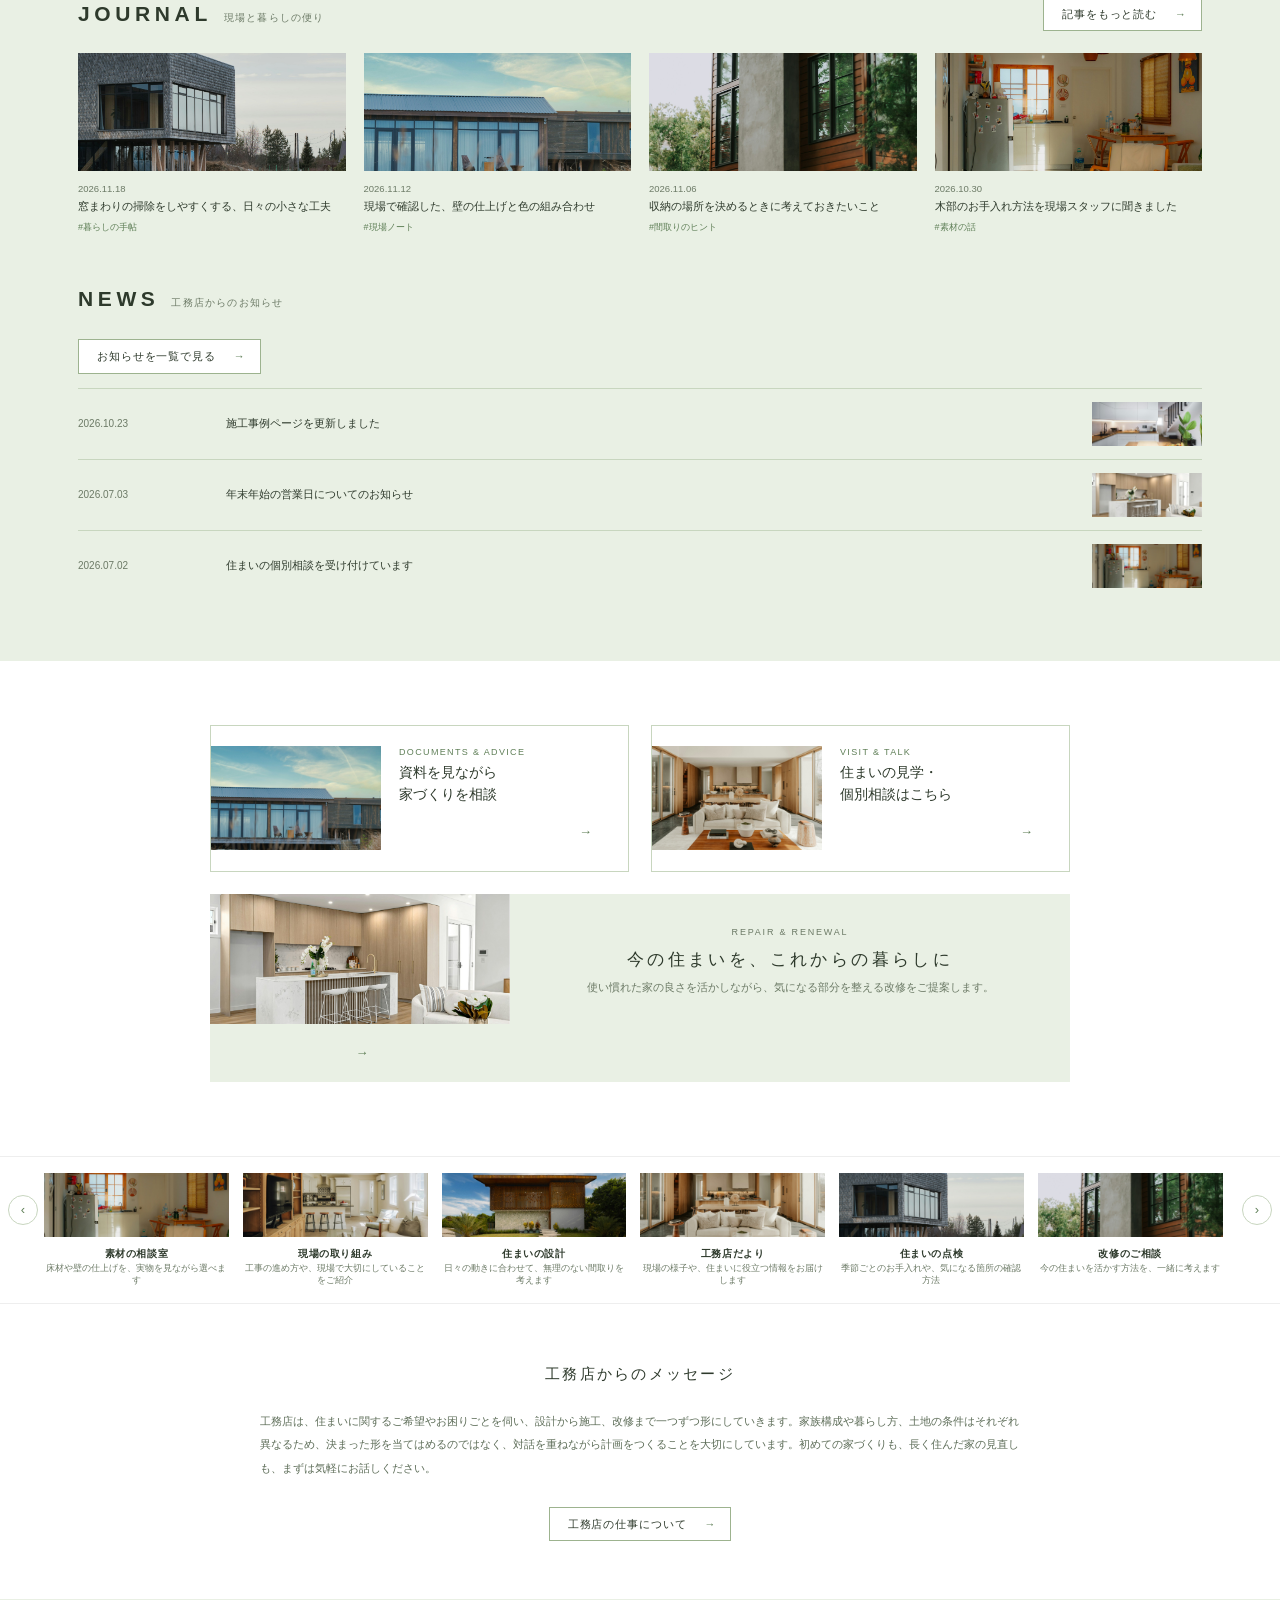
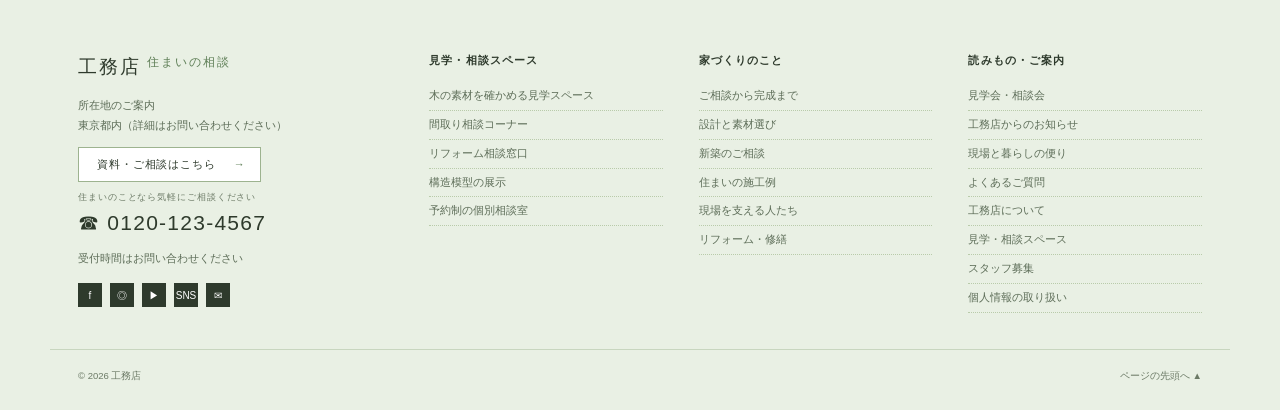
<file: works/site2/index.html>
<!doctype html>
<html lang="ja">
  <head>
    <meta charset="UTF-8" />
    <meta name="viewport" content="width=device-width, initial-scale=1.0" />
    <title>工務店｜住まいの設計・施工・改修</title>
    <style>
      * {
        margin: 0;
        padding: 0;
        box-sizing: border-box;
      }
      :root {
        --beige: #e9f0e4;
        --beige2: #dfe9d8;
        --cream: #f3f7f0;
        --ink: #2e3a2c;
        --sub: #6c7a66;
        --gold: #5f7f57;
        --line: #c8d6bf;
        --red: #e07a7a;
      }
      body {
        font-family: "Hiragino Kaku Gothic ProN", "Yu Gothic", sans-serif;
        color: var(--ink);
        background: #fff;
        font-size: 13px;
        line-height: 1.7;
      }
      h1,
      h2,
      h3,
      .serif {
        font-family: "Hiragino Mincho ProN", "Yu Mincho", serif;
        font-weight: 500;
      }
      img {
        display: block;
        width: 100%;
        height: 100%;
        object-fit: cover;
      }
      a {
        color: inherit;
        text-decoration: none;
      }
      .wrap {
        max-width: 1180px;
        margin: 0 auto;
        padding: 0 28px;
      }
      .btn {
        display: inline-flex;
        align-items: center;
        gap: 18px;
        border: 1px solid #9db38f;
        background: #fff;
        padding: 7px 14px 7px 18px;
        font-size: 11px;
        letter-spacing: 0.08em;
      }
      .btn:after {
        content: "→";
        color: var(--gold);
      }
      .sec-head {
        display: flex;
        justify-content: space-between;
        align-items: flex-end;
        margin-bottom: 22px;
      }
      .sec-head h2 {
        font-size: 21px;
        letter-spacing: 0.22em;
        font-family: "Hiragino Kaku Gothic ProN", sans-serif;
        font-weight: 600;
      }
      .sec-head h2 small {
        font-size: 10px;
        color: var(--sub);
        letter-spacing: 0.12em;
        margin-left: 12px;
        font-weight: 400;
      }
      .tag {
        display: inline-block;
        background: var(--red);
        color: #fff;
        font-size: 9px;
        padding: 1px 7px;
        letter-spacing: 0.08em;
      }
      .tag.gray {
        background: #84987c;
      }
      /* header */
      header {
        height: 58px;
        display: flex;
        align-items: center;
        justify-content: space-between;
        padding: 0 26px;
        background: #fff;
        position: sticky;
        top: 0;
        z-index: 50;
        border-bottom: 1px solid #eee;
      }
      .logo {
        font-family: "Hiragino Mincho ProN", serif;
        font-size: 17px;
        letter-spacing: 0.14em;
      }
      .logo b {
        color: var(--gold);
        font-weight: 500;
      }
      .h-icons {
        display: flex;
        gap: 22px;
        align-items: center;
        font-size: 10px;
        color: #555;
      }
      .h-icons span {
        display: flex;
        flex-direction: column;
        align-items: center;
        gap: 1px;
      }
      .h-icons i {
        font-style: normal;
        font-size: 15px;
      }
      .burger {
        font-size: 20px;
      }
      /* side tabs */
      .side-tabs {
        position: fixed;
        right: 0;
        top: 180px;
        z-index: 40;
        display: flex;
        flex-direction: column;
        gap: 8px;
      }
      .side-tabs a {
        writing-mode: vertical-rl;
        background: #87a17d;
        color: #fff;
        font-size: 10px;
        letter-spacing: 0.25em;
        padding: 14px 6px;
      }
      /* hero */
      .hero {
        position: relative;
        height: 520px;
        overflow: hidden;
      }
      .hero img {
        position: absolute;
        inset: 0;
        z-index: 0;
        animation: hero-zoom-out 18s cubic-bezier(0.16, 1, 0.3, 1) both;
      }
      @keyframes hero-zoom-out {
        from {
          transform: scale(1.12);
        }
        to {
          transform: scale(1);
        }
      }
      .hero::before {
        content: "";
        position: absolute;
        inset: 0;
        background: linear-gradient(
          90deg,
          rgba(30, 43, 29, 0.22),
          rgba(30, 43, 29, 0.08) 48%,
          transparent 78%
        );
        z-index: 1;
        pointer-events: none;
      }
      .hero-txt {
        position: absolute;
        left: clamp(24px, 7vw, 96px);
        top: 50%;
        transform: translateY(-50%);
        width: min(620px, calc(100% - 48px));
        color: #fff;
        padding: clamp(24px, 4vw, 42px);
        background: rgba(38, 51, 36, 0.72);
        border-left: 4px solid #c9ad72;
        box-shadow: 0 18px 48px rgba(20, 30, 18, 0.16);
        z-index: 2;
        backdrop-filter: blur(7px);
      }
      .hero-txt h1 {
        color: #fff;
        font-size: clamp(30px, 4vw, 46px);
        letter-spacing: 0.1em;
        line-height: 1.45;
        text-shadow: 0 2px 12px rgba(0, 0, 0, 0.2);
      }
      .hero-txt h1::after {
        content: "";
        display: block;
        width: 52px;
        height: 2px;
        margin-top: 16px;
        background: #d7bd81;
      }
      .hero-txt p {
        margin-top: 18px;
        color: rgba(255, 255, 255, 0.94);
        font-size: 13px;
        line-height: 2;
        letter-spacing: 0.04em;
        max-width: 520px;
      }
      /* collage */
      .collage {
        background: var(--cream);
        padding: 64px 0 10px;
      }
      .collage-grid {
        max-width: 1180px;
        margin: 0 auto;
        padding: 0 28px;
        display: grid;
        grid-template-columns: 1.25fr.85fr.8fr 1.25fr;
        grid-template-rows: 170px 130px;
        gap: 18px;
      }
      .collage-grid figure:nth-child(1) {
        grid-row: 1/3;
      }
      .collage-grid figure:nth-child(3) {
        margin-top: 26px;
      }
      .collage-grid figure:nth-child(4) {
        grid-row: 1/3;
        margin-top: 14px;
      }
      .collage-bar {
        max-width: 760px;
        height: 44px;
        background: #c9c9c9;
        margin: 26px auto 0;
        overflow: hidden;
      }
      /* awards */
      .awards {
        background: var(--cream);
        padding: 38px 0 54px;
        text-align: center;
      }
      .awards-row {
        display: flex;
        justify-content: center;
        gap: 34px;
        flex-wrap: wrap;
      }
      .award {
        width: 118px;
        font-size: 9px;
        color: #5d6d58;
        line-height: 1.5;
      }
      .award .laurel {
        font-size: 21px;
        color: var(--gold);
        line-height: 1;
      }
      .award b {
        display: block;
        font-size: 11px;
        color: var(--ink);
        margin: 3px 0;
      }
      .awards-note {
        max-width: 900px;
        margin: 28px auto 0;
        display: flex;
        gap: 22px;
        align-items: center;
        text-align: left;
        background: transparent;
      }
      .no1 {
        flex: none;
        width: 92px;
        height: 62px;
        border: 2px solid var(--gold);
        color: var(--gold);
        display: flex;
        flex-direction: column;
        align-items: center;
        justify-content: center;
        font-family: serif;
      }
      .no1 b {
        font-size: 22px;
        line-height: 1;
      }
      .awards-note p {
        font-size: 11px;
        color: #5d6d58;
        flex: 1;
      }
      /* event */
      .event {
        padding: 64px 0 10px;
      }
      .hscroll {
        display: flex;
        gap: 20px;
        overflow: hidden;
      }
      .ecard {
        flex: 0 0 23.2%;
      }
      .ecard figure {
        height: 170px;
        position: relative;
      }
      .ecard .tags {
        position: absolute;
        top: 0;
        left: 0;
        display: flex;
        gap: 4px;
      }
      .play {
        position: absolute;
        left: 50%;
        top: 50%;
        transform: translate(-50%, -50%);
        width: 44px;
        height: 44px;
        border-radius: 50%;
        background: rgba(255, 255, 255, 0.92);
        display: flex;
        align-items: center;
        justify-content: center;
        color: #555;
        font-size: 13px;
      }
      .ecard h3 {
        font-size: 12px;
        margin: 12px 0 4px;
        line-height: 1.6;
        font-family: sans-serif;
      }
      .ecard time {
        font-size: 10px;
        color: var(--sub);
      }
      .ecard .arr {
        text-align: right;
        color: var(--gold);
      }
      /* modelhouse */
      .model {
        padding: 56px 0 8px;
      }
      .model-grid {
        display: grid;
        grid-template-columns: repeat(5, 1fr);
        gap: 14px;
      }
      .mcard {
        background: var(--beige);
      }
      .mcard .mhead {
        padding: 14px 12px 12px;
        text-align: center;
        min-height: 104px;
      }
      .mcard .mhead small {
        font-size: 9px;
        color: var(--gold);
        letter-spacing: 0.1em;
      }
      .mcard .mhead h3 {
        font-size: 13px;
        margin: 4px 0;
      }
      .mcard .mhead p {
        font-size: 9.5px;
        color: var(--sub);
        line-height: 1.55;
      }
      .mcard figure {
        height: 150px;
      }
      /* concept */
      .concept {
        background: var(--beige);
        margin-top: 64px;
        padding: 52px 0 58px;
        text-align: center;
      }
      .concept h2 {
        font-size: 19px;
        letter-spacing: 0.18em;
        margin-bottom: 30px;
      }
      .concept h2 small {
        display: block;
        font-size: 10px;
        color: var(--gold);
        letter-spacing: 0.3em;
        margin-top: 6px;
      }
      .concept-grid {
        max-width: 1020px;
        margin: 0 auto;
        padding: 0 28px;
        display: grid;
        grid-template-columns: repeat(6, 1fr);
        gap: 12px;
      }
      .ccard {
        background: #fff;
        padding: 0 0 12px;
      }
      .ccard .ph {
        height: 78px;
        background: #c9c9c9;
      }
      .ccard h3 {
        font-size: 11.5px;
        margin: 10px 6px 4px;
      }
      .ccard p {
        font-size: 9px;
        color: var(--sub);
        line-height: 1.55;
        padding: 0 8px;
        min-height: 42px;
      }
      .ccard .arr {
        color: var(--gold);
        font-size: 11px;
      }
      /* split */
      .split {
        display: grid;
        grid-template-columns: 1fr 1fr;
      }
      .split figure {
        height: 340px;
        position: relative;
      }
      .split figcaption {
        position: absolute;
        left: 34px;
        top: 36px;
        color: #fff;
        text-shadow: 0 1px 8px rgba(0, 0, 0, 0.4);
      }
      .split figcaption h2 {
        font-size: 27px;
        letter-spacing: 0.14em;
        font-family: sans-serif;
        font-weight: 600;
      }
      .split figcaption h2 small {
        display: block;
        font-size: 11px;
        letter-spacing: 0.3em;
        margin: 2px 0 10px;
      }
      .split figcaption p {
        font-size: 11px;
        line-height: 1.9;
        max-width: 330px;
      }
      .split .btn {
        margin-top: 16px;
        background: rgba(60, 50, 35, 0.45);
        color: #fff;
        border-color: #fff;
        text-shadow: none;
      }
      /* works */
      .works {
        padding: 64px 0 8px;
      }
      .wcard {
        flex: 0 0 18.6%;
      }
      .wcard figure {
        height: 230px;
        position: relative;
      }
      .wcard .tags {
        position: absolute;
        top: 0;
        left: 0;
      }
      .wcard h3 {
        font-size: 10px;
        color: var(--sub);
        margin-top: 10px;
      }
      .wcard p {
        font-size: 11.5px;
        line-height: 1.6;
      }
      .progress {
        height: 3px;
        background: #d9e4cf;
        margin: 26px 0 0;
        position: relative;
      }
      .progress:before {
        content: "";
        position: absolute;
        left: 0;
        top: 0;
        height: 3px;
        width: 90px;
        background: #7d9b6a;
      }
      /* voice */
      .voice {
        padding: 56px 0 10px;
      }
      .voice-grid {
        display: grid;
        grid-template-columns: repeat(3, 1fr);
        gap: 18px;
      }
      .vcard {
        border: 1px solid var(--line);
        border-top: 3px solid var(--gold);
        padding: 16px 16px 0;
        position: relative;
        background: #ffffff;
      }
      .vcard small {
        color: var(--gold);
        font-size: 9.5px;
        letter-spacing: 0.08em;
      }
      .vcard p {
        font-size: 12px;
        margin: 8px 0 22px;
        line-height: 1.8;
      }
      .vcard .who {
        display: flex;
        justify-content: space-between;
        align-items: flex-end;
      }
      .vcard .who span {
        font-size: 10px;
        color: var(--sub);
      }
      .avatar {
        width: 52px;
        height: 52px;
        border-radius: 50%;
        background: #c9c9c9;
        margin-bottom: -14px;
        overflow: hidden;
        flex: none;
      }
      .voice-note {
        text-align: center;
        font-size: 11px;
        color: #5d6d58;
        margin: 36px auto 0;
        max-width: 640px;
        line-height: 2;
      }
      .voice-box {
        max-width: 520px;
        height: 64px;
        background: #c9c9c9;
        margin: 18px auto 0;
        overflow: hidden;
      }
      /* movie */
      .movie {
        background: var(--beige);
        margin-top: 64px;
        padding: 54px 0 58px;
        position: relative;
        overflow: hidden;
      }
      .movie:before {
        content: "";
        position: absolute;
        left: -40px;
        top: 0;
        bottom: 0;
        width: 300px;
        background: repeating-linear-gradient(
          105deg,
          transparent 0 26px,
          rgba(95, 127, 87, 0.14) 26px 27px
        );
      }
      .movie .wrap {
        position: relative;
      }
      .movie-grid {
        display: grid;
        grid-template-columns: 150px repeat(4, 1fr);
        gap: 16px;
      }
      .movie-grid .lbl {
        font-size: 11px;
        line-height: 1.8;
        padding-top: 8px;
      }
      .movie-grid .lbl b {
        display: block;
        font-size: 12px;
        margin-bottom: 6px;
      }
      .mv figure {
        height: 118px;
        position: relative;
      }
      .mv p {
        font-size: 9.5px;
        color: #5d6d58;
        margin-top: 6px;
        line-height: 1.5;
      }
      .yt {
        position: absolute;
        right: 6%;
        top: 26px;
        width: 86px;
        height: 86px;
        border: 1px solid var(--gold);
        border-radius: 50%;
        display: flex;
        align-items: center;
        justify-content: center;
        color: var(--gold);
        font-size: 18px;
        background: rgba(255, 255, 255, 0.5);
      }
      .yt small {
        position: absolute;
        top: -16px;
        font-size: 8px;
        letter-spacing: 0.28em;
        color: var(--ink);
      }
      /* workers */
      .workers {
        padding: 64px 0;
      }
      .workers-grid {
        display: grid;
        grid-template-columns: 1fr 1fr;
        gap: 44px;
      }
      .workers figure {
        height: 250px;
      }
      .workers small {
        font-size: 9.5px;
        letter-spacing: 0.25em;
        color: var(--sub);
        display: block;
        margin-top: 16px;
      }
      .workers h3 {
        font-size: 17px;
        margin: 4px 0 4px;
      }
      .workers .row {
        display: flex;
        justify-content: space-between;
        align-items: flex-end;
      }
      .workers p {
        font-size: 11px;
        color: var(--sub);
      }
      /* blog topics */
      .blog {
        background: var(--beige);
        padding: 54px 0 60px;
      }
      .blog-grid {
        display: grid;
        grid-template-columns: repeat(4, 1fr);
        gap: 18px;
        margin-bottom: 44px;
      }
      .bcard figure {
        height: 118px;
        background: #c9c9c9;
      }
      .bcard time {
        font-size: 9.5px;
        color: var(--sub);
        display: block;
        margin-top: 10px;
      }
      .bcard p {
        font-size: 11px;
        line-height: 1.6;
      }
      .bcard small {
        font-size: 9px;
        color: var(--gold);
      }
      .topics-row {
        display: grid;
        grid-template-columns: 130px 1fr 110px;
        gap: 18px;
        align-items: center;
        border-top: 1px solid var(--line);
        padding: 13px 0;
        font-size: 11px;
      }
      .topics-row time {
        color: var(--sub);
        font-size: 10px;
      }
      .topics-row .ph {
        height: 44px;
        background: #c9c9c9;
        overflow: hidden;
      }
      /* cta */
      .cta {
        padding: 64px 0 10px;
      }
      .cta-grid {
        display: grid;
        grid-template-columns: 1fr 1fr;
        gap: 22px;
        max-width: 860px;
        margin: 0 auto;
      }
      .cta-card {
        display: grid;
        grid-template-columns: 170px 1fr;
        border: 1px solid var(--line);
        align-items: center;
      }
      .cta-card figure {
        height: 104px;
      }
      .cta-card div {
        padding: 14px 18px;
      }
      .cta-card small {
        font-size: 9px;
        color: var(--gold);
        letter-spacing: 0.15em;
      }
      .cta-card h3 {
        font-size: 14px;
        line-height: 1.6;
      }
      .cta-card .arr {
        text-align: right;
        color: var(--gold);
      }
      .cta-wide {
        max-width: 860px;
        margin: 22px auto 0;
        display: grid;
        grid-template-columns: 300px 1fr;
        background: var(--beige);
        align-items: center;
      }
      .cta-wide figure {
        height: 130px;
      }
      .cta-wide div {
        padding: 18px 26px;
        text-align: center;
      }
      .cta-wide small {
        font-size: 9px;
        letter-spacing: 0.2em;
        color: var(--sub);
      }
      .cta-wide h3 {
        font-size: 17px;
        letter-spacing: 0.2em;
        margin: 4px 0;
      }
      .cta-wide p {
        font-size: 10.5px;
        color: var(--sub);
      }
      /* brands */
      .brands {
        margin-top: 64px;
        border-top: 1px solid #eee;
        border-bottom: 1px solid #eee;
        padding: 16px 0;
        position: relative;
      }
      .brands-row {
        display: flex;
        gap: 14px;
        overflow: hidden;
        padding: 0 44px;
      }
      .brand {
        flex: 0 0 15.5%;
        text-align: center;
      }
      .brand figure {
        height: 64px;
        background: #eee;
      }
      .brand h4 {
        font-size: 10px;
        margin-top: 8px;
        letter-spacing: 0.06em;
      }
      .brand p {
        font-size: 8.5px;
        color: var(--sub);
        line-height: 1.5;
      }
      .brands .nav {
        position: absolute;
        top: 38px;
        width: 30px;
        height: 30px;
        border-radius: 50%;
        background: #fff;
        border: 1px solid var(--line);
        display: flex;
        align-items: center;
        justify-content: center;
        color: var(--gold);
      }
      .brands .nav.l {
        left: 8px;
      }
      .brands .nav.r {
        right: 8px;
      }
      /* greeting */
      .greeting {
        padding: 58px 0;
        text-align: center;
      }
      .greeting h2 {
        font-size: 15px;
        letter-spacing: 0.15em;
        margin-bottom: 22px;
      }
      .greeting p {
        max-width: 760px;
        margin: 0 auto;
        font-size: 11px;
        color: #5d6d58;
        line-height: 2.15;
        text-align: left;
      }
      .greeting .btn {
        margin-top: 26px;
      }
      /* footer */
      footer {
        background: var(--beige);
        padding: 52px 0 26px;
      }
      .foot-grid {
        max-width: 1180px;
        margin: 0 auto;
        padding: 0 28px;
        display: grid;
        grid-template-columns: 1.35fr 1fr 1fr 1fr;
        gap: 36px;
      }
      .foot-logo {
        font-family: serif;
        font-size: 19px;
        letter-spacing: 0.1em;
      }
      .foot-logo sup {
        color: var(--gold);
        font-size: 12px;
      }
      .foot-grid p {
        font-size: 10.5px;
        color: #5d6d58;
        line-height: 1.9;
      }
      .tel {
        font-size: 21px;
        letter-spacing: 0.06em;
        margin: 8px 0;
      }
      .tel small {
        display: block;
        font-size: 9px;
        color: var(--sub);
        letter-spacing: 0.1em;
      }
      footer h4 {
        font-size: 11px;
        margin-bottom: 12px;
        letter-spacing: 0.1em;
      }
      footer li {
        list-style: none;
        font-size: 10.5px;
        color: #5d6d58;
        padding: 5px 0;
        border-bottom: 1px dotted #b9cbaa;
      }
      .sns {
        display: flex;
        gap: 8px;
        margin-top: 14px;
      }
      .sns span {
        width: 24px;
        height: 24px;
        background: #2e3a2c;
        color: #fff;
        display: flex;
        align-items: center;
        justify-content: center;
        font-size: 10px;
      }
      .copy {
        max-width: 1180px;
        margin: 36px auto 0;
        padding: 18px 28px 0;
        border-top: 1px solid var(--line);
        display: flex;
        justify-content: space-between;
        font-size: 9.5px;
        color: var(--sub);
      }
      .topbtn {
        position: fixed;
        right: 14px;
        bottom: 14px;
        width: 38px;
        height: 52px;
        background: #6f8f66;
        color: #fff;
        display: flex;
        align-items: center;
        justify-content: center;
        font-size: 10px;
        writing-mode: vertical-rl;
        letter-spacing: 0.2em;
      }
      @media (max-width: 800px) {
        .model-grid,
        .concept-grid {
          grid-template-columns: repeat(2, 1fr);
        }
        .ecard,
        .wcard {
          flex-basis: 70%;
        }
        .split,
        .workers-grid,
        .cta-grid {
          grid-template-columns: 1fr;
        }
        .blog-grid,
        .foot-grid {
          grid-template-columns: 1fr 1fr;
        }
        .hero-txt h1 {
          font-size: 30px;
        }
        .hero-txt {
          padding: 24px;
        }
        .hero-txt p {
          font-size: 12px;
        }
        .movie-grid {
          grid-template-columns: 1fr 1fr;
        }
      }
      @media (prefers-reduced-motion: reduce) {
        .hero img {
          animation: none;
        }
      }
    </style>
  </head>
  <body>
    <header>
      <div class="logo"><b>⌂</b> 工務店</div>
      <nav class="h-icons">
        <span><i>✉</i>家づくり資料</span><span><i>▣</i>相談会</span
        ><span><i>⌂</i>ご相談履歴</span><span class="burger">☰</span>
      </nav>
    </header>
    <div class="side-tabs">
      <a href="#">資料を見る</a><a href="#">相談会を探す</a
      ><a href="#">施工事例を見る</a>
    </div>

    <section class="hero">
      <img src="images/hero.jpg" alt="木の質感を生かした住まいの内観" />
      <div class="hero-txt">
        <h1>暮らしに合う家を、いっしょにつくる</h1>
        <p>
          工務店は、土地の条件やご家族の希望を伺いながら、住まいの形を考える地域の建築パートナーです。<br />新築も改修も、毎日の過ごし方から一緒に整理していきます。
        </p>
      </div>
    </section>

    <section class="collage">
      <div class="collage-grid">
        <figure>
          <img src="images/living-luxury.jpg" alt="ゆったり過ごせる居間" />
        </figure>
        <figure>
          <img src="images/house-glass.jpg" alt="素材の表情を楽しむ外観" />
        </figure>
        <figure>
          <img src="images/house-gray.jpg" alt="落ち着いた色合いの住宅" />
        </figure>
        <figure>
          <img src="images/living-wood.jpg" alt="木の家具を配した居間" />
        </figure>
      </div>
      <div class="collage-bar">
        <img src="images/house-slat.jpg" alt="縦格子が印象的な住まい" />
      </div>
    </section>

    <section class="awards">
      <div class="awards-row">
        <div class="award">
          <div class="laurel">♛</div>
          <b>設計</b>敷地に合わせた<br />プランづくり
        </div>
        <div class="award">
          <div class="laurel">♛</div>
          <b>素材</b>木や石など<br />素材選びを相談
        </div>
        <div class="award">
          <div class="laurel">♛</div>
          <b>施工</b>工程を共有し<br />進捗を見える化
        </div>
        <div class="award">
          <div class="laurel">♛</div>
          <b>改修</b>今ある住まいを<br />活かすご提案
        </div>
        <div class="award">
          <div class="laurel">♛</div>
          <b>相談</b>予算や土地探しも<br />気軽にご相談
        </div>
        <div class="award">
          <div class="laurel">♛</div>
          <b>点検</b>お引き渡し後も<br />住まいをサポート
        </div>
      </div>
      <div class="awards-note">
        <div class="no1"><span></span><b>匠</b></div>
        <p>
          ご希望を丁寧に伺い、敷地やご予算に合わせて無理のない計画をご提案します。素材や工事の進め方もわかりやすくお伝えし、納得しながら進められる家づくりを目指します。
        </p>
        <a class="btn" href="#">家づくりの進め方</a>
      </div>
    </section>

    <section class="event wrap">
      <div class="sec-head">
        <h2>MEETUP<small>見学会・相談会のお知らせ</small></h2>
        <a class="btn" href="#">相談会をすべて見る</a>
      </div>
      <div class="hscroll">
        <article class="ecard">
          <figure>
            <img src="images/living-luxury.jpg" alt="" /><span class="tags"
              ><span class="tag">受付中</span
              ><span class="tag gray">事前予約制</span></span
            ><span class="play">▶</span>
          </figure>
          <h3>限られた敷地を活かした住まい 完成見学会</h3>
          <time>2026/12/05</time>
          <div class="arr">→</div>
        </article>
        <article class="ecard">
          <figure>
            <img src="images/hero.jpg" alt="" /><span class="tags"
              ><span class="tag">受付中</span
              ><span class="tag gray">事前予約制</span></span
            >
          </figure>
          <h3>暖房の効率を考える 断熱リフォーム相談会</h3>
          <time>2026/12/12</time>
          <div class="arr">→</div>
        </article>
        <article class="ecard">
          <figure>
            <img src="images/kitchen.jpg" alt="" /><span class="tags"
              ><span class="tag gray">事前予約制</span></span
            ><span class="play">▶</span>
          </figure>
          <h3>木の住まいを見て、触れてみる 素材の見学会</h3>
          <time>2026/12/19</time>
          <div class="arr">→</div>
        </article>
        <article class="ecard">
          <figure><img src="images/living-wood.jpg" alt="" /></figure>
          <h3>間取りから考える 住まいづくり個別相談</h3>
          <time>2026/12/20</time>
          <div class="arr">→</div>
        </article>
      </div>
    </section>

    <section class="model wrap">
      <div class="sec-head">
        <h2>SHOWROOM<small>住まいの見学スペース</small></h2>
        <a class="btn" href="#">見学場所を確認する</a>
      </div>
      <div class="model-grid">
        <article class="mcard">
          <div class="mhead">
            <small>素材を確かめる空間</small>
            <h3>木の表情に出会う家</h3>
            <p>手ざわりや色合いを<br />ゆっくり確かめる見学スペース</p>
          </div>
          <figure><img src="images/house-glass.jpg" alt="" /></figure>
        </article>
        <article class="mcard">
          <div class="mhead">
            <small>暮らしの工夫を体験</small>
            <h3>家事がしやすい住まい</h3>
            <p>回遊しやすい間取り<br />収納の配置も見どころ</p>
          </div>
          <figure><img src="images/house-slat.jpg" alt="" /></figure>
        </article>
        <article class="mcard">
          <div class="mhead">
            <small>家族の時間を考える</small>
            <h3>つながりのある間取り</h3>
            <p>家族の気配を感じながら<br />自分の時間も大切に</p>
          </div>
          <figure><img src="images/house-brown.jpg" alt="" /></figure>
        </article>
        <article class="mcard">
          <div class="mhead">
            <small>心地よさを考えた設計</small>
            <h3>光を取り込む住まい</h3>
            <p>窓の向きや大きさを工夫<br />自然光を活かすプラン</p>
          </div>
          <figure><img src="images/house-gray.jpg" alt="" /></figure>
        </article>
        <article class="mcard">
          <div class="mhead">
            <small>小さな敷地の活用例</small>
            <h3>コンパクトな住まい</h3>
            <p>限られた広さを活かした<br />収納と動線のアイデア</p>
          </div>
          <figure><img src="images/house-slat.jpg" alt="" /></figure>
        </article>
      </div>
    </section>

    <section class="concept">
      <h2>工務店と考える、暮らしに合った住まい<small>OUR APPROACH</small></h2>
      <div class="concept-grid">
        <div class="ccard">
          <div class="ph"><img src="images/house-gray.jpg" alt="" /></div>
          <h3>構造を考える</h3>
          <p>建物の形や条件に応じて、構造計画をご説明します</p>
          <div class="arr">→</div>
        </div>
        <div class="ccard">
          <div class="ph"><img src="images/house-glass.jpg" alt="" /></div>
          <h3>断熱と省エネ</h3>
          <p>窓や断熱材の選び方を、予算に合わせてご提案します</p>
          <div class="arr">→</div>
        </div>
        <div class="ccard">
          <div class="ph"><img src="images/room-sun.jpg" alt="" /></div>
          <h3>光と風を活かす</h3>
          <p>周囲の環境を見ながら、窓や日差しの取り込み方を検討</p>
          <div class="arr">→</div>
        </div>
        <div class="ccard">
          <div class="ph"><img src="images/house-brown.jpg" alt="" /></div>
          <h3>住まいを長く保つ</h3>
          <p>建物の状態に合わせた手入れや対策をご案内します</p>
          <div class="arr">→</div>
        </div>
        <div class="ccard">
          <div class="ph"><img src="images/house-slat.jpg" alt="" /></div>
          <h3>工事内容を共有</h3>
          <p>工程や仕様を確認しながら、わかりやすく進めます</p>
          <div class="arr">→</div>
        </div>
        <div class="ccard">
          <div class="ph"><img src="images/living-wood.jpg" alt="" /></div>
          <h3>完成後のご相談</h3>
          <p>住み始めてから気づいたことも、お気軽にご相談ください</p>
          <div class="arr">→</div>
        </div>
      </div>
    </section>

    <section class="split">
      <figure>
        <img src="images/living-luxury.jpg" alt="" />
        <figcaption>
          <h2>PLAN<small>間取りから相談</small></h2>
          <p>
            ご希望の暮らし方や敷地の条件を伺い、無理のない間取りを一緒に考えます。
          </p>
          <a class="btn" href="#">プラン相談について</a>
        </figcaption>
      </figure>
      <figure>
        <img src="images/living-wood.jpg" alt="" />
        <figcaption>
          <h2>DESIGN<small>素材とデザイン</small></h2>
          <p>
            仕上げや色合いを丁寧に選び、住む人らしさが感じられる空間を目指します。
          </p>
          <a class="btn" href="#">素材選びのご相談</a>
        </figcaption>
      </figure>
    </section>

    <section class="works wrap">
      <div class="sec-head">
        <h2>PROJECTS<small>住まいの施工例</small></h2>
        <a class="btn" href="#">施工例をもっと見る</a>
      </div>
      <div class="hscroll">
        <article class="wcard">
          <figure>
            <img src="images/living-luxury.jpg" alt="" /><span class="tags"
              ><span class="tag">施工例</span></span
            >
          </figure>
          <h3>郊外の住まい</h3>
          <p>家族が集まる場所を2階に。周囲の視線にも配慮した間取り</p>
        </article>
        <article class="wcard">
          <figure>
            <img src="images/house-glass.jpg" alt="" /><span class="tags"
              ><span class="tag">施工例</span></span
            >
          </figure>
          <h3>平屋の住まい</h3>
          <p>移動のしやすさを考えて、生活動線を一階にまとめました</p>
        </article>
        <article class="wcard">
          <figure><img src="images/house-brown.jpg" alt="" /></figure>
          <h3>住宅地の住まい</h3>
          <p>窓の位置を工夫し、室内にやわらかな光を取り込みます</p>
        </article>
        <article class="wcard">
          <figure><img src="images/kitchen.jpg" alt="" /></figure>
          <h3>住み継ぐ住まい</h3>
          <p>思い出の建具を活かしながら、今の暮らしに合わせて改修</p>
        </article>
        <article class="wcard">
          <figure><img src="images/room-sun.jpg" alt="" /></figure>
          <h3>木を楽しむ住まい</h3>
          <p>木目の表情を取り入れ、風通しにも配慮した空間</p>
        </article>
      </div>
      <div class="progress"></div>
    </section>

    <section class="voice wrap">
      <div class="sec-head">
        <h2>Q&amp;A<small>家づくり相談でよくあるご質問</small></h2>
        <a class="btn" href="#">相談内容を確認する</a>
      </div>
      <div class="voice-grid">
        <div class="vcard">
          <small>間取りのご相談</small>
          <p>家族の人数が変わる予定です。先を見越した間取りにできますか？</p>
          <div class="who">
            <span>回答を読む</span><span>相談例</span>
            <div class="avatar">
              <img src="images/living-luxury.jpg" alt="" />
            </div>
          </div>
        </div>
        <div class="vcard">
          <small>リフォームのご相談</small>
          <p>住みながら工事を進める場合、どんな段取りになりますか？</p>
          <div class="who">
            <span>回答を読む</span><span>相談例</span>
            <div class="avatar"><img src="images/kitchen.jpg" alt="" /></div>
          </div>
        </div>
        <div class="vcard">
          <small>土地探しのご相談</small>
          <p>土地を決める前に、建物の予算や条件も相談できますか？</p>
          <div class="who">
            <span>回答を読む</span><span>相談例</span>
            <div class="avatar"><img src="images/hero.jpg" alt="" /></div>
          </div>
        </div>
      </div>
      <p class="voice-note">
        土地探しや間取り、改修の進め方など、住まいの悩みはご家族ごとに異なります。<br />小さな疑問から、工事の進め方まで一緒に整理します。<br />まずは気軽にご相談ください。
      </p>
      <div class="voice-box">
        <img src="images/kitchen.jpg" alt="使いやすさを考えた台所" />
      </div>
    </section>

    <section class="movie">
      <div class="yt"><small>VIDEO LIBRARY</small>▶</div>
      <div class="wrap">
        <div class="sec-head">
          <h2>IDEAS<small>住まいづくりのヒント</small></h2>
        </div>
        <div class="movie-grid">
          <div class="lbl"><b>間取りの工夫</b>ルームガイド</div>
          <div class="mv">
            <figure><img src="images/living-luxury.jpg" alt="" /></figure>
            <p>家族の時間を楽しむ、木の質感を活かした居間</p>
          </div>
          <div class="mv">
            <figure><img src="images/kitchen.jpg" alt="" /></figure>
            <p>一日の始まりを気持ちよく迎える、明るい台所</p>
          </div>
          <div class="mv">
            <figure><img src="images/hero.jpg" alt="" /></figure>
            <p>窓辺で季節を感じる、光を取り込むプラン</p>
          </div>
          <div class="mv">
            <figure><img src="images/house-glass.jpg" alt="" /></figure>
            <p>庭と居間をゆるやかにつなぐ空間づくり</p>
          </div>
          <div class="lbl"><b>現場のしごと</b></div>
          <div class="mv">
            <figure><img src="images/living-wood.jpg" alt="" /></figure>
            <p>完成までの流れを知る、工事現場の一日</p>
          </div>
          <div class="mv">
            <figure><img src="images/room-sun.jpg" alt="" /></figure>
            <p>職人と設計担当が連携する、現場の打ち合わせ</p>
          </div>
          <div class="mv">
            <figure><img src="images/house-brown.jpg" alt="" /></figure>
            <p>住まいの相談から引き渡しまで、担当者の仕事</p>
          </div>
          <div class="mv">
            <figure><img src="images/house-gray.jpg" alt="" /></figure>
            <p>住まいを長く使うための点検とお手入れ</p>
          </div>
        </div>
      </div>
    </section>

    <section class="workers wrap">
      <div class="workers-grid">
        <div>
          <figure><img src="images/room-sun.jpg" alt="" /></figure>
          <small>CRAFT &amp; CARE</small>
          <div class="row">
            <div>
              <h3 class="serif">現場を支える職人たち</h3>
              <p>職人同士で声を掛け合い、工程ごとに丁寧に作業します。</p>
            </div>
            <a class="btn" href="#">仕事の様子を見る</a>
          </div>
        </div>
        <div>
          <figure><img src="images/house-slat.jpg" alt="" /></figure>
          <small>ABOUT OUR WORK</small>
          <div class="row">
            <div>
              <h3 class="serif">工務店の仕事と相談窓口</h3>
              <p>新築から小さな修繕まで、住まいのことをご相談ください。</p>
            </div>
            <a class="btn" href="#">工務店について</a>
          </div>
        </div>
      </div>
    </section>

    <section class="blog">
      <div class="wrap">
        <div class="sec-head">
          <h2>JOURNAL<small>現場と暮らしの便り</small></h2>
          <a class="btn" href="#">記事をもっと読む</a>
        </div>
        <div class="blog-grid">
          <article class="bcard">
            <figure><img src="images/house-gray.jpg" alt="" /></figure>
            <time>2026.11.18</time>
            <p>窓まわりの掃除をしやすくする、日々の小さな工夫</p>
            <small>#暮らしの手帖</small>
          </article>
          <article class="bcard">
            <figure><img src="images/house-glass.jpg" alt="" /></figure>
            <time>2026.11.12</time>
            <p>現場で確認した、壁の仕上げと色の組み合わせ</p>
            <small>#現場ノート</small>
          </article>
          <article class="bcard">
            <figure><img src="images/house-brown.jpg" alt="" /></figure>
            <time>2026.11.06</time>
            <p>収納の場所を決めるときに考えておきたいこと</p>
            <small>#間取りのヒント</small>
          </article>
          <article class="bcard">
            <figure><img src="images/room-sun.jpg" alt="" /></figure>
            <time>2026.10.30</time>
            <p>木部のお手入れ方法を現場スタッフに聞きました</p>
            <small>#素材の話</small>
          </article>
        </div>
        <div class="sec-head">
          <h2>NEWS<small>工務店からのお知らせ</small></h2>
        </div>
        <a class="btn" href="#" style="margin-bottom: 14px"
          >お知らせを一覧で見る</a
        >
        <div class="topics-row">
          <time>2026.10.23</time><span>施工事例ページを更新しました</span>
          <div class="ph"><img src="images/hero.jpg" alt="" /></div>
        </div>
        <div class="topics-row">
          <time>2026.07.03</time><span>年末年始の営業日についてのお知らせ</span>
          <div class="ph"><img src="images/kitchen.jpg" alt="" /></div>
        </div>
        <div class="topics-row">
          <time>2026.07.02</time><span>住まいの個別相談を受け付けています</span>
          <div class="ph"><img src="images/room-sun.jpg" alt="" /></div>
        </div>
      </div>
    </section>

    <section class="cta wrap">
      <div class="cta-grid">
        <a class="cta-card"
          ><figure><img src="images/house-glass.jpg" alt="" /></figure>
          <div>
            <small>DOCUMENTS &amp; ADVICE</small>
            <h3>資料を見ながら<br />家づくりを相談</h3>
            <div class="arr">→</div>
          </div></a
        >
        <a class="cta-card"
          ><figure><img src="images/living-luxury.jpg" alt="" /></figure>
          <div>
            <small>VISIT &amp; TALK</small>
            <h3>住まいの見学・<br />個別相談はこちら</h3>
            <div class="arr">→</div>
          </div></a
        >
      </div>
      <div class="cta-wide">
        <figure><img src="images/kitchen.jpg" alt="" /></figure>
        <div>
          <small>REPAIR &amp; RENEWAL</small>
          <h3>今の住まいを、これからの暮らしに</h3>
          <p>
            使い慣れた家の良さを活かしながら、気になる部分を整える改修をご提案します。
          </p>
        </div>
        <div class="arr" style="padding-right: 22px; color: var(--gold)">→</div>
      </div>
    </section>

    <section class="brands">
      <span class="nav l">‹</span><span class="nav r">›</span>
      <div class="brands-row">
        <div class="brand">
          <figure><img src="images/room-sun.jpg" alt="" /></figure>
          <h4>素材の相談室</h4>
          <p>床材や壁の仕上げを、実物を見ながら選べます</p>
        </div>
        <div class="brand">
          <figure><img src="images/living-wood.jpg" alt="" /></figure>
          <h4>現場の取り組み</h4>
          <p>工事の進め方や、現場で大切にしていることをご紹介</p>
        </div>
        <div class="brand">
          <figure><img src="images/house-slat.jpg" alt="" /></figure>
          <h4>住まいの設計</h4>
          <p>日々の動きに合わせて、無理のない間取りを考えます</p>
        </div>
        <div class="brand">
          <figure><img src="images/living-luxury.jpg" alt="" /></figure>
          <h4>工務店だより</h4>
          <p>現場の様子や、住まいに役立つ情報をお届けします</p>
        </div>
        <div class="brand">
          <figure><img src="images/house-gray.jpg" alt="" /></figure>
          <h4>住まいの点検</h4>
          <p>季節ごとのお手入れや、気になる箇所の確認方法</p>
        </div>
        <div class="brand">
          <figure><img src="images/house-brown.jpg" alt="" /></figure>
          <h4>改修のご相談</h4>
          <p>今の住まいを活かす方法を、一緒に考えます</p>
        </div>
      </div>
    </section>

    <section class="greeting">
      <h2>工務店からのメッセージ</h2>
      <p>
        工務店は、住まいに関するご希望やお困りごとを伺い、設計から施工、改修まで一つずつ形にしていきます。家族構成や暮らし方、土地の条件はそれぞれ異なるため、決まった形を当てはめるのではなく、対話を重ねながら計画をつくることを大切にしています。初めての家づくりも、長く住んだ家の見直しも、まずは気軽にお話しください。
      </p>
      <a class="btn" href="#">工務店の仕事について</a>
    </section>

    <footer>
      <div class="foot-grid">
        <div>
          <div class="foot-logo">工務店 <sup>住まいの相談</sup></div>
          <p style="margin-top: 12px">
            所在地のご案内<br />東京都内（詳細はお問い合わせください）
          </p>
          <a class="btn" href="#" style="margin-top: 12px"
            >資料・ご相談はこちら</a
          >
          <div class="tel">
            <small>住まいのことなら気軽にご相談ください</small>☎ 0120-123-4567
          </div>
          <p>受付時間はお問い合わせください</p>
          <div class="sns">
            <span>f</span><span>◎</span><span>▶</span><span>SNS</span
            ><span>✉</span>
          </div>
        </div>
        <div>
          <h4>見学・相談スペース</h4>
          <ul>
            <li>木の素材を確かめる見学スペース</li>
            <li>間取り相談コーナー</li>
            <li>リフォーム相談窓口</li>
            <li>構造模型の展示</li>
            <li>予約制の個別相談室</li>
          </ul>
        </div>
        <div>
          <h4>家づくりのこと</h4>
          <ul>
            <li>ご相談から完成まで</li>
            <li>設計と素材選び</li>
            <li>新築のご相談</li>
            <li>住まいの施工例</li>
            <li>現場を支える人たち</li>
            <li>リフォーム・修繕</li>
          </ul>
        </div>
        <div>
          <h4>読みもの・ご案内</h4>
          <ul>
            <li>見学会・相談会</li>
            <li>工務店からのお知らせ</li>
            <li>現場と暮らしの便り</li>
            <li>よくあるご質問</li>
            <li>工務店について</li>
            <li>見学・相談スペース</li>
            <li>スタッフ募集</li>
            <li>個人情報の取り扱い</li>
          </ul>
        </div>
      </div>
      <div class="copy">
        <span>© 2026 工務店</span><span>ページの先頭へ ▲</span>
      </div>
    </footer>
    <div class="topbtn">資料を見る</div>
  </body>
</html>
</file>
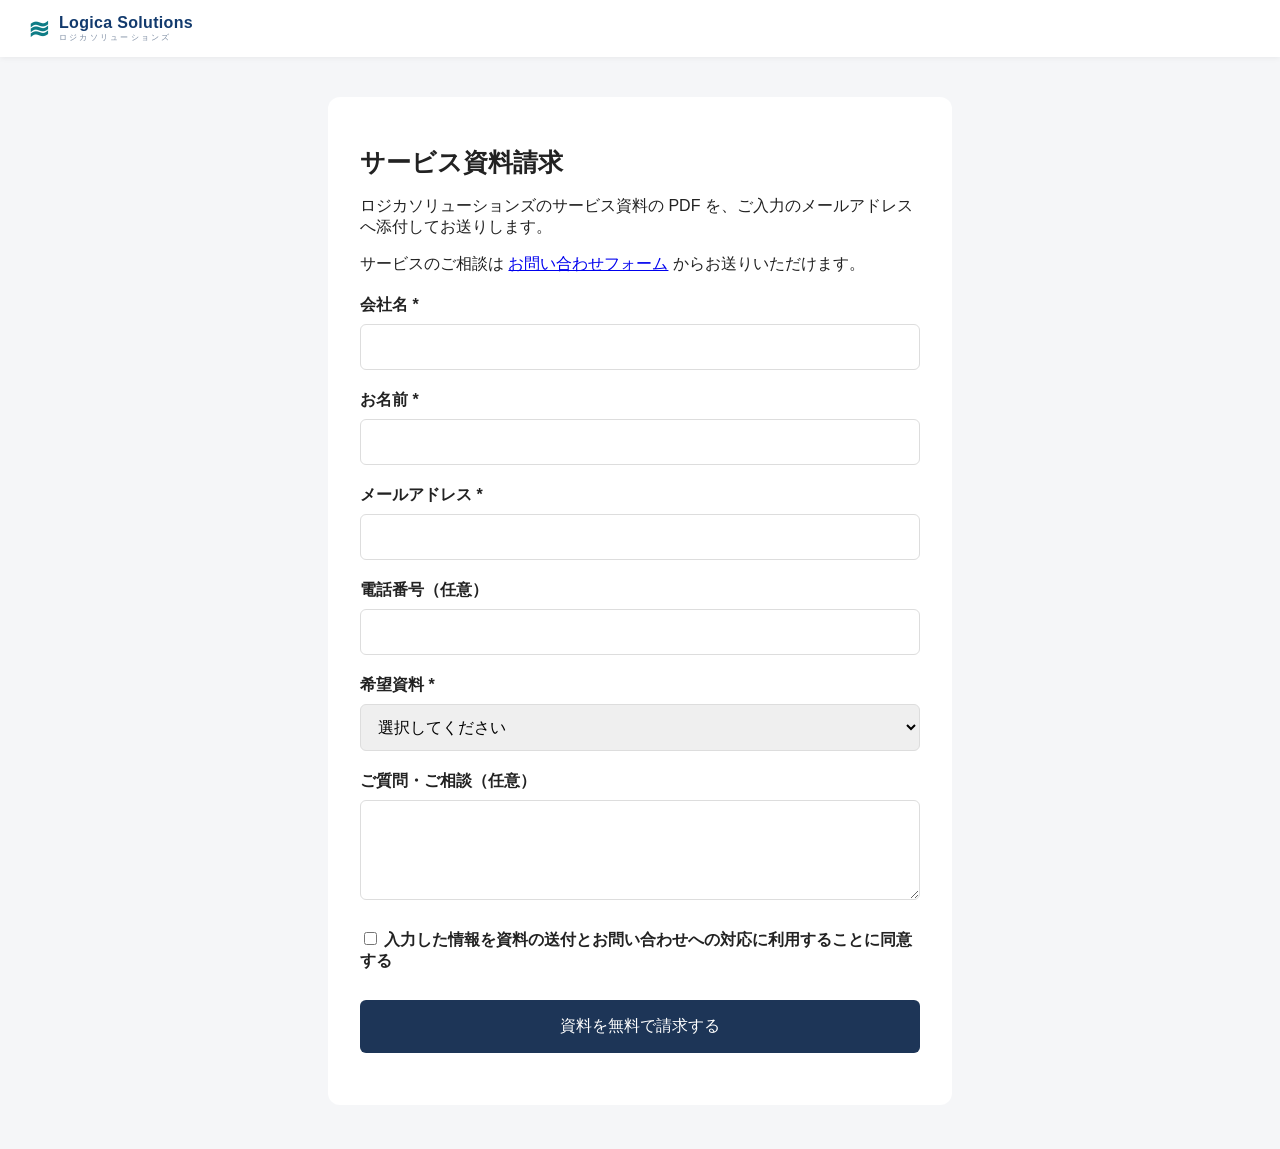
<file: contact.html>
<!doctype html>
<html lang="ja">
  <head>
    <meta charset="UTF-8" />
    <meta name="viewport" content="width=device-width, initial-scale=1" />
    <title>資料請求 | ロジカソリューションズ</title>
    <link rel="stylesheet" href="css/contact.css" />
  </head>
  <body>
    <header>
      <div class="header-in">
        <a class="logo" href="index.html"
          ><span class="logo-mark">≋</span
          ><span
            ><b>Logica Solutions</b><small>ロジカソリューションズ</small></span
          ></a
        >
      </div>
    </header>
    <div class="container">
      <h1>サービス資料請求</h1>
      <p>ロジカソリューションズのサービス資料の PDF を、ご入力のメールアドレスへ添付してお送りします。</p>

      <p>サービスのご相談は <a href="inquiry.html">お問い合わせフォーム</a> からお送りいただけます。</p>

      <form id="requestForm" method="post" action="/api/request" data-success="資料請求ありがとうございます。メールをご確認ください。">
        <label>会社名 *</label>
        <input name="company" required maxlength="100" />

        <label>お名前 *</label>
        <input name="name" required maxlength="50" />

        <label>メールアドレス *</label>
        <input name="email" type="email" required maxlength="254" />

        <label>電話番号（任意）</label>
        <input name="phone" type="tel" maxlength="30" />

        <label>希望資料 *</label>
        <select name="service" required>
          <option value="">選択してください</option>
          <option value="AI営業ロープレツール">AI営業ロープレツール</option>
          <option value="AI電話対応ツール">AI電話対応ツール</option>
          <option value="両方">両方</option>
        </select>

        <label>ご質問・ご相談（任意）</label>
        <textarea name="message" rows="4" maxlength="1000"></textarea>

        <!-- スパム対策用 -->
        <div class="hp">
          <label>会社URL</label>
          <input name="website" tabindex="-1" autocomplete="off" />
        </div>

        <label>
          <input
            type="checkbox"
            name="consent"
            value="yes"
            required
            style="width: auto"
          />
          入力した情報を資料の送付とお問い合わせへの対応に利用することに同意する
        </label>

        <button type="submit" id="submitButton">資料を無料で請求する</button>
      </form>

      <div id="message" role="status" aria-live="polite"></div>
    </div>

    <script src="js/contact.js" defer></script>
  </body>
</html>
</file>
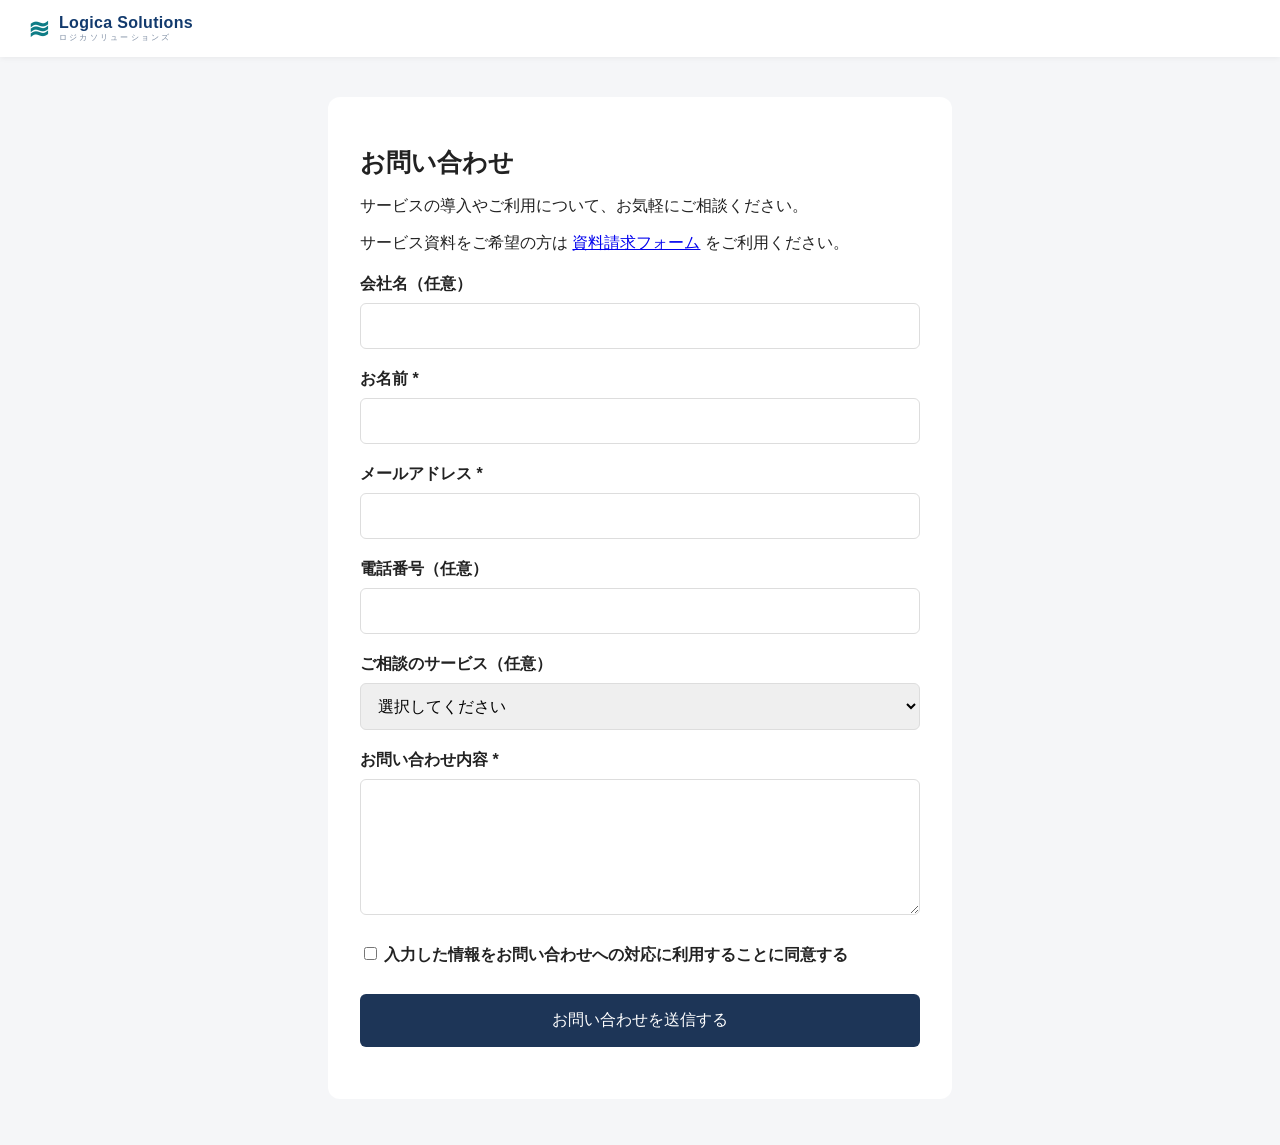
<file: inquiry.html>
<!doctype html>
<html lang="ja">
  <head>
    <meta charset="UTF-8" />
    <meta name="viewport" content="width=device-width, initial-scale=1" />
    <title>お問い合わせ | ロジカソリューションズ</title>
    <link rel="stylesheet" href="css/contact.css" />
  </head>
  <body>
    <header>
      <div class="header-in">
        <a class="logo" href="index.html"
          ><span class="logo-mark">≋</span
          ><span
            ><b>Logica Solutions</b><small>ロジカソリューションズ</small></span
          ></a
        >
      </div>
    </header>
    <div class="container">
      <h1>お問い合わせ</h1>
      <p>サービスの導入やご利用について、お気軽にご相談ください。</p>

      <p>サービス資料をご希望の方は <a href="contact.html">資料請求フォーム</a> をご利用ください。</p>

      <form id="requestForm" method="post" action="/api/request" data-success="お問い合わせを受け付けました。担当者からご入力のメールアドレスにご連絡します。">
        <input type="hidden" name="type" value="inquiry" />

        <label for="company">会社名（任意）</label>
        <input id="company" name="company" maxlength="100" autocomplete="organization" />

        <label for="name">お名前 *</label>
        <input id="name" name="name" autocomplete="name" required maxlength="50" />

        <label for="email">メールアドレス *</label>
        <input id="email" name="email" autocomplete="email" type="email" required maxlength="254" />

        <label for="phone">電話番号（任意）</label>
        <input id="phone" name="phone" autocomplete="tel" type="tel" maxlength="30" />

        <label for="topic">ご相談のサービス（任意）</label>
        <select id="topic" name="topic">
          <option value="">選択してください</option>
          <option value="ai-phone">AI電話対応ツール</option>
          <option value="sales-roleplay">AI営業ロープレツール</option>
          <option value="other">その他</option>
        </select>

        <label for="details">お問い合わせ内容 *</label>
        <textarea id="details" name="message" rows="6" maxlength="1000" required></textarea>

        <!-- スパム対策用 -->
        <div class="hp" aria-hidden="true">
          <label>会社URL</label>
          <input name="website" tabindex="-1" autocomplete="off" />
        </div>

        <label>
          <input
            type="checkbox"
            name="consent"
            value="yes"
            required
            style="width: auto"
          />
          入力した情報をお問い合わせへの対応に利用することに同意する
        </label>

        <button type="submit" id="submitButton">お問い合わせを送信する</button>
      </form>

      <div id="message" role="status" aria-live="polite"></div>
    </div>

    <script src="js/contact.js" defer></script>
  </body>
</html>
</file>
<file: css/style.css>
:root {
  --blue: #1677e0;
  --blue-btn: #1c84e8;
  --blue-dark: #0f4fae;
  --navy: #132a5b;
  --text: #26334f;
  --muted: #5d6984;
  --bg1: #f3f8fe;
  --bg2: #eaf3fc;
  --line: #e2eaf4;
}
* {
  box-sizing: border-box;
  margin: 0;
  padding: 0;
}
html {
  scroll-behavior: smooth;
  scroll-padding-top: 80px;
}
body {
  font-family:
    "Noto Sans JP", "Noto Sans CJK JP", "Hiragino Sans",
    "Hiragino Kaku Gothic ProN", Meiryo, sans-serif;
  font-weight: 500;
  color: var(--text);
  background: #fff;
  line-height: 1.7;
  -webkit-font-smoothing: antialiased;
}
a {
  color: inherit;
  text-decoration: none;
}
img {
  max-width: 100%;
  display: block;
}
ul,
ol {
  list-style: none;
}
.wrap {
  width: min(1010px, 100% - 40px);
  margin-inline: auto;
}
.en {
  font-family: "Montserrat", sans-serif;
  letter-spacing: 0.14em;
}
.arrow {
  width: 15px;
  height: 15px;
  flex-shrink: 0;
}
.sr-only {
  position: absolute;
  width: 1px;
  height: 1px;
  overflow: hidden;
  clip: rect(0 0 0 0);
  white-space: nowrap;
}

/* ---------- Header ---------- */
.header {
  position: sticky;
  top: 0;
  z-index: 50;
  background: #fff;
}
.header__in {
  height: 70px;
  display: flex;
  align-items: center;
  justify-content: space-between;
}
.logo {
  display: flex;
  align-items: center;
  gap: 12px;
}
.logo__mark {
  width: auto;
  height: 40px;
}
.logo__txt {
  display: flex;
  flex-direction: column;
  align-items: center;
  line-height: 1;
}
.logo__name {
  font-family: "Montserrat", sans-serif;
  font-weight: 600;
  font-size: 19px;
  color: var(--navy);
  letter-spacing: 0.01em;
}
.logo__kana {
  font-size: 8px;
  color: var(--navy);
  letter-spacing: 0.2em;
  margin-top: 4px;
  font-weight: 500;
}
.gnav ul {
  display: flex;
  gap: 30px;
}
.gnav a {
  font-size: 12.5px;
  color: var(--text);
  font-weight: 500;
}
.gnav a:hover {
  color: var(--blue);
}
.h-btn {
  display: inline-flex;
  align-items: center;
  gap: 12px;
  background: linear-gradient(90deg, #0d4aa6, #1a78dd);
  color: #fff;
  font-size: 12.5px;
  font-weight: 700;
  height: 38px;
  padding: 0 22px 0 26px;
  border-radius: 999px;
}
.h-btn:hover {
  filter: brightness(1.08);
}
.menu-btn {
  display: none;
  width: 40px;
  height: 40px;
  border: 0;
  background: none;
  cursor: pointer;
}
.menu-btn span {
  display: block;
  width: 22px;
  height: 2px;
  margin: 5px auto;
  background: var(--navy);
}

/* ---------- Hero ---------- */
.hero {
  position: relative;
  min-height: 440px;
  display: flex;
  align-items: center;
  padding: 30px 0;
  background: #eef4fa url(/images/hero.jpg) center right/cover no-repeat;
}
.hero .wrap {
  display: flex;
  align-items: center;
}
.hero__lead {
  font-size: 15.5px;
  color: var(--blue);
  font-weight: 500;
  letter-spacing: 0.04em;
  margin-bottom: 4px;
}
.hero__ttl {
  font-size: 42px;
  font-weight: 900;
  line-height: 1.42;
  color: var(--navy);
  letter-spacing: -0.01em;
  margin-bottom: 12px;
}
.hero__ttl span {
  color: var(--blue);
}
.hero__ttl .sm {
  font-size: 0.86em;
}
.hero__desc {
  font-size: 14.5px;
  line-height: 1.95;
  color: var(--navy);
  margin-bottom: 22px;
  letter-spacing: 0.02em;
}
.hero__btn {
  display: inline-flex;
  align-items: center;
  justify-content: center;
  gap: 14px;
  width: 302px;
  height: 57px;
  border-radius: 999px;
  background: linear-gradient(90deg, #1878e2, #2393ef);
  color: #fff;
  font-weight: 700;
  font-size: 15px;
  box-shadow: 0 8px 20px rgba(28, 132, 232, 0.25);
  transition: transform 0.2s;
}
.hero__btn:hover {
  transform: translateY(-2px);
}
.hero__btn .mail {
  width: 20px;
  height: 20px;
}
.hero__note {
  width: 302px;
  text-align: center;
  font-size: 12px;
  color: var(--navy);
  margin-top: 12px;
}

/* ---------- Section head ---------- */
.sh {
  text-align: center;
}
.sh__en {
  display: block;
  font-size: 10px;
  font-weight: 600;
  color: var(--blue);
  margin-bottom: 6px;
}
.sh__ttl {
  font-size: 25px;
  font-weight: 700;
  color: var(--navy);
  letter-spacing: 0.06em;
  line-height: 1.5;
}
.sh__desc {
  font-size: 12.5px;
  line-height: 1.9;
  color: var(--navy);
  margin-top: 12px;
}

/* ---------- Worries ---------- */
.worries {
  background: var(--bg1);
  padding: 36px 0 40px;
}
.worries__list {
  display: grid;
  grid-template-columns: repeat(5, 1fr);
  margin: 20px -70px 0;
}
.worries__list li {
  text-align: center;
}
.ic {
  width: 70px;
  height: 70px;
  border-radius: 50%;
  background: #dfedfb;
  display: flex;
  align-items: center;
  justify-content: center;
  margin: 0 auto 14px;
  color: var(--blue);
}
.ic svg {
  width: 32px;
  height: 32px;
}
.worries__list p {
  font-size: 13px;
  line-height: 1.7;
  color: var(--navy);
}

/* ---------- Strengths ---------- */
.strengths {
  background: var(--bg2);
  padding: 34px 0 34px;
}
.strengths__in {
  display: flex;
  align-items: center;
  gap: 52px;
  width: min(1180px, 100% - 40px);
  margin-inline: auto;
}
.strengths__img {
  flex: 0 0 449px;
  max-width: 45%;
}
.strengths__img img {
  width: 100%;
  height: auto;
  aspect-ratio: 359/229;
  object-fit: cover;
}
.strengths__body .sh {
  text-align: left;
}
.strengths__body .sh__ttl {
  font-size: 26px;
  letter-spacing: 0.02em;
}
.checks {
  margin-top: 14px;
  display: grid;
  gap: 16px;
}
.checks li {
  display: flex;
  gap: 14px;
}
.chk {
  flex: 0 0 27px;
  height: 27px;
  border-radius: 50%;
  background: var(--blue);
  display: flex;
  align-items: center;
  justify-content: center;
  margin-top: 1px;
}
.chk svg {
  width: 14px;
  height: 14px;
}
.checks h3 {
  font-size: 16px;
  font-weight: 500;
  color: var(--navy);
  line-height: 1.6;
}
.checks p {
  font-size: 12.5px;
  color: var(--navy);
  line-height: 1.6;
}

/* ---------- Services ---------- */
.services {
  padding: 24px 0 34px;
}
.services__list {
  display: grid;
  grid-template-columns: repeat(4, 1fr);
  margin: 24px -70px 0;
}
.services__list li {
  text-align: center;
  padding: 0 16px;
}
.services__list li + li {
  border-left: 1px solid var(--line);
}
.services .ic {
  width: 62px;
  height: 62px;
  background: #e5f0fc;
  margin-bottom: 14px;
}
.services .ic svg {
  width: 28px;
  height: 28px;
}
.services h3 {
  font-size: 15px;
  font-weight: 700;
  color: var(--navy);
  margin-bottom: 8px;
}
.services p {
  font-size: 12.5px;
  line-height: 1.85;
  color: var(--navy);
}

/* ---------- Flow ---------- */
.flow {
  background: var(--bg2);
  padding: 16px 0 22px;
}
.flow .sh__ttl {
  font-size: 20px;
}
.flow .sh__desc {
  font-size: 12px;
  margin-top: 0;
}
.flow__list {
  display: grid;
  grid-template-columns: repeat(4, 1fr);
  gap: 30px;
  margin: 22px -35px 0;
}
.step {
  position: relative;
  height: 64px;
  background: #fff;
  border-radius: 8px;
  display: flex;
  align-items: center;
  gap: 14px;
  padding: 0 18px;
  box-shadow: 0 2px 10px rgba(19, 42, 91, 0.04);
}
.step:not(:last-child)::after {
  content: "";
  position: absolute;
  right: -19px;
  top: 50%;
  width: 7px;
  height: 7px;
  border-top: 2px solid var(--blue);
  border-right: 2px solid var(--blue);
  transform: translateY(-50%) rotate(45deg);
}
.step__n {
  flex: 0 0 32px;
  height: 32px;
  border-radius: 50%;
  background: var(--blue);
  color: #fff;
  font-family: "Montserrat", sans-serif;
  font-weight: 600;
  font-size: 12px;
  display: flex;
  align-items: center;
  justify-content: center;
}
.step h3 {
  font-size: 13px;
  font-weight: 700;
  color: var(--navy);
  line-height: 1.5;
}
.step p {
  font-size: 10px;
  color: var(--muted);
  line-height: 1.5;
  white-space: nowrap;
}

/* ---------- Price ---------- */
.price {
  padding: 40px 0 44px;
}
.plan {
  position: relative;
  max-width: 560px;
  margin: 30px auto 0;
  border: 2px solid var(--blue);
  border-radius: 16px;
  background: #fff;
  padding: 34px 34px 30px;
  text-align: center;
  box-shadow: 0 10px 30px rgba(22, 119, 224, 0.1);
}
.plan__tag {
  position: absolute;
  top: -15px;
  left: 50%;
  transform: translateX(-50%);
  background: linear-gradient(90deg, #e8443a, #f06a3a);
  color: #fff;
  font-size: 13px;
  font-weight: 700;
  padding: 5px 20px;
  border-radius: 999px;
  white-space: nowrap;
}
.plan__name {
  font-size: 16px;
  font-weight: 700;
  color: var(--navy);
}
.plan__prices {
  display: flex;
  justify-content: center;
  align-items: flex-end;
  gap: 28px;
  margin: 16px 0 18px;
  flex-wrap: wrap;
}
.plan__item {
  display: flex;
  flex-direction: column;
  align-items: center;
}
.plan__label {
  font-size: 12px;
  color: var(--muted);
  font-weight: 700;
}
.plan__val {
  font-size: 40px;
  font-weight: 900;
  color: var(--blue);
  line-height: 1.2;
  font-family: "Montserrat", "Noto Sans JP", sans-serif;
}
.plan__val small {
  font-size: 14px;
  color: var(--navy);
  margin-left: 2px;
  font-family: "Noto Sans JP", sans-serif;
}
.plan__plus {
  font-size: 22px;
  color: var(--muted);
  padding-bottom: 10px;
}
.plan__list {
  text-align: left;
  display: grid;
  gap: 8px;
  max-width: 360px;
  margin: 0 auto 18px;
  font-size: 13px;
  color: var(--navy);
}
.plan__list li {
  display: flex;
  gap: 10px;
  align-items: flex-start;
}
.plan__list .chk {
  flex: 0 0 20px;
  height: 20px;
  margin-top: 2px;
}
.plan__list .chk svg {
  width: 11px;
  height: 11px;
}
.plan__note {
  font-size: 11.5px;
  color: var(--muted);
  line-height: 1.7;
}
.plan .hero__btn {
  margin-top: 18px;
  width: 100%;
  max-width: 320px;
}
.hero__offer {
  display: inline-flex;
  align-items: center;
  gap: 10px;
  background: #fff;
  border: 1px solid #f3c7c2;
  border-radius: 999px;
  padding: 5px 16px 5px 6px;
  margin-bottom: 16px;
  font-size: 13px;
  color: var(--navy);
  font-weight: 700;
  box-shadow: 0 4px 12px rgba(19, 42, 91, 0.06);
}
.hero__offer b {
  background: #e8443a;
  color: #fff;
  border-radius: 999px;
  padding: 2px 10px;
  font-size: 12px;
}
.hero__offer em {
  font-style: normal;
  color: #e8443a;
}

/* ---------- FAQ ---------- */
.faq {
  background: var(--bg1);
  padding: 40px 0 48px;
}
.faq__list {
  max-width: 760px;
  margin: 22px auto 0;
  display: grid;
  gap: 12px;
}
.faq details {
  background: #fff;
  border-radius: 10px;
  box-shadow: 0 2px 10px rgba(19, 42, 91, 0.04);
}
.faq summary {
  list-style: none;
  cursor: pointer;
  display: flex;
  gap: 14px;
  align-items: center;
  padding: 16px 22px;
  font-size: 14px;
  font-weight: 700;
  color: var(--navy);
}
.faq summary::-webkit-details-marker {
  display: none;
}
.faq summary::after {
  content: "";
  margin-left: auto;
  flex: 0 0 8px;
  height: 8px;
  border-right: 2px solid var(--blue);
  border-bottom: 2px solid var(--blue);
  transform: rotate(45deg);
  transition: transform 0.2s;
}
.faq details[open] summary::after {
  transform: rotate(-135deg);
}
.faq__q,
.faq__a {
  flex: 0 0 26px;
  height: 26px;
  border-radius: 50%;
  display: flex;
  align-items: center;
  justify-content: center;
  font-family: "Montserrat", sans-serif;
  font-size: 12px;
  font-weight: 700;
}
.faq__q {
  background: var(--blue);
  color: #fff;
}
.faq__a {
  background: #e5f0fc;
  color: var(--blue);
}
.faq__body {
  display: flex;
  gap: 14px;
  padding: 0 22px 18px;
  font-size: 13px;
  line-height: 1.9;
  color: var(--navy);
}

/* ---------- About ---------- */
.about {
  padding: 40px 0 44px;
}
.about__tbl {
  max-width: 760px;
  margin: 22px auto 0;
  width: 100%;
  border-collapse: collapse;
  font-size: 13px;
  color: var(--navy);
}
.about__tbl th,
.about__tbl td {
  padding: 14px 18px;
  border-bottom: 1px solid var(--line);
  text-align: left;
  vertical-align: top;
  line-height: 1.8;
}
.about__tbl th {
  width: 160px;
  background: var(--bg1);
  font-weight: 700;
}

/* ---------- CTA ---------- */
.cta {
  position: relative;
  overflow: hidden;
  color: #fff;
  padding: 20px 0;
  background: linear-gradient(
    90deg,
    #0c2f73 0%,
    #0d3e93 45%,
    #1460c9 80%,
    #1a6fdc 100%
  );
}
.cta::before {
  content: "";
  position: absolute;
  inset: 0;
  background:
    radial-gradient(
      ellipse 30% 120% at 100% 50%,
      rgba(110, 190, 255, 0.35),
      transparent 70%
    ),
    radial-gradient(
      ellipse 25% 120% at 0% 50%,
      rgba(60, 120, 220, 0.35),
      transparent 70%
    );
}
.cta svg.net {
  position: absolute;
  inset: 0;
  width: 100%;
  height: 100%;
  opacity: 0.25;
}
.cta__in {
  position: relative;
  display: flex;
  align-items: center;
  justify-content: space-between;
  width: min(760px, 100% - 40px);
  margin-inline: auto;
  gap: 30px;
}
.cta__ttl {
  font-size: 17px;
  font-weight: 700;
  line-height: 1.5;
}
.cta__sub {
  font-size: 11px;
  margin-top: 2px;
}
.cta__btn {
  display: inline-flex;
  align-items: center;
  justify-content: center;
  gap: 14px;
  flex: 0 0 244px;
  height: 48px;
  border-radius: 999px;
  background: #fff;
  color: var(--blue-dark);
  font-size: 13px;
  font-weight: 700;
  transition: transform 0.2s;
}
.cta__btn:hover {
  transform: translateY(-2px);
}
.cta__btn .mail {
  width: 18px;
  height: 18px;
}

/* ---------- Footer ---------- */
.footer {
  padding: 18px 0;
}
.footer__in {
  display: flex;
  align-items: center;
  justify-content: space-between;
  gap: 20px;
}
.footer .logo__mark {
  width: auto;
  height: 30px;
}
.footer .logo__name {
  font-size: 14px;
}
.footer .logo__kana {
  font-size: 6px;
}
.fnav ul {
  display: flex;
  gap: 22px;
}
.fnav a {
  font-size: 10px;
  color: var(--navy);
}
.copy {
  font-size: 8px;
  color: var(--navy);
}

/* ---------- Responsive ---------- */
@media (max-width: 1160px) {
  .worries__list,
  .services__list,
  .flow__list {
    margin-inline: 0;
  }
  .step p {
    white-space: normal;
  }
}
@media (max-width: 960px) {
  .gnav,
  .h-btn {
    display: none;
  }
  .menu-btn {
    display: block;
  }
  .header.open .gnav {
    display: block;
    position: absolute;
    top: 70px;
    left: 0;
    right: 0;
    background: #fff;
    padding: 10px 20px;
    box-shadow: 0 8px 16px rgba(0, 0, 0, 0.06);
  }
  .header.open .gnav ul {
    flex-direction: column;
    gap: 0;
  }
  .header.open .gnav a {
    display: block;
    padding: 12px 0;
    font-size: 15px;
  }
  .hero {
    height: auto;
    padding: 36px 0 300px;
    background-position: 72% bottom;
    background-size: auto 100%;
  }
  .hero::before {
    content: "";
    position: absolute;
    inset: 0;
    background: linear-gradient(
      180deg,
      rgba(243, 248, 254, 0.96) 50%,
      rgba(243, 248, 254, 0) 68%
    );
  }
  .hero .wrap {
    position: relative;
  }
  .hero__ttl {
    font-size: 32px;
  }
  .worries__list {
    grid-template-columns: repeat(3, 1fr);
    row-gap: 28px;
  }
  .strengths__in {
    flex-direction: column;
    gap: 28px;
  }
  .strengths__img {
    flex: none;
    max-width: 560px;
    width: 100%;
  }
  .services__list {
    grid-template-columns: repeat(2, 1fr);
    row-gap: 32px;
  }
  .services__list li:nth-child(3) {
    border-left: 0;
  }
  .flow__list {
    grid-template-columns: repeat(2, 1fr);
  }
  .step:nth-child(2)::after {
    display: none;
  }
  .cta__in {
    flex-direction: column;
    text-align: center;
  }
  .cta__btn {
    flex: none;
    width: 244px;
  }
  .footer__in {
    flex-direction: column;
  }
  .fnav ul {
    flex-wrap: wrap;
    justify-content: center;
    gap: 10px 18px;
  }
}
@media (max-width: 560px) {
  .hero__ttl {
    font-size: 24px;
  }
  .hero__desc br {
    display: none;
  }
  .hero__btn,
  .hero__note {
    width: 100%;
  }
  .sh__ttl {
    font-size: 21px;
  }
  .sh__desc br {
    display: none;
  }
  .worries__list {
    grid-template-columns: repeat(2, 1fr);
  }
  .services__list {
    grid-template-columns: 1fr;
  }
  .services__list li + li {
    border-left: 0;
    border-top: 1px solid var(--line);
    padding-top: 28px;
  }
  .flow__list {
    grid-template-columns: 1fr;
    gap: 20px;
  }
  .step:not(:last-child)::after,
  .step:nth-child(2)::after {
    display: block;
    right: 50%;
    top: auto;
    bottom: -13px;
    transform: translateX(50%) rotate(135deg);
  }
  .step p {
    white-space: normal;
  }
  .plan {
    padding: 30px 20px 24px;
  }
  .plan__val {
    font-size: 34px;
  }
  .hero__offer {
    font-size: 12px;
    flex-wrap: wrap;
    border-radius: 14px;
  }
  .faq summary {
    padding: 14px 16px;
    font-size: 13.5px;
  }
  .faq__body {
    padding: 0 16px 16px;
  }
  .about__tbl th,
  .about__tbl td {
    display: block;
    width: 100%;
  }
  .about__tbl th {
    border-bottom: 0;
  }
}

/* =====================================================
   追加：複数ページ共通パーツ（パンくず・サービスカード等）
   ===================================================== */

/* ---------- Breadcrumb ---------- */
.crumb { background: #fff; border-top: 1px solid var(--line); }
.crumb ol { display: flex; flex-wrap: wrap; gap: 6px; padding: 8px 0; font-size: 11px; color: var(--muted); }
.crumb li + li::before { content: "›"; margin-right: 6px; color: #9aa6bd; }
.crumb a { color: var(--blue); }

/* ---------- Top page: service cards ---------- */
.svc { padding: 44px 0 50px; }
.svc__grid { display: grid; grid-template-columns: repeat(2, 1fr); gap: 26px; max-width: 900px; margin: 26px auto 0; }
.svc__card { display: flex; flex-direction: column; background: #fff; border: 1px solid var(--line); border-radius: 16px; padding: 30px 28px 26px; box-shadow: 0 6px 20px rgba(19, 42, 91, 0.06); transition: transform 0.2s, box-shadow 0.2s; }
.svc__card:hover { transform: translateY(-3px); box-shadow: 0 12px 28px rgba(19, 42, 91, 0.1); }
.svc__card .ic { margin: 0 0 16px; width: 60px; height: 60px; background: #e5f0fc; }
.svc__card .ic svg { width: 28px; height: 28px; }
.svc__tag { font-size: 11px; font-weight: 700; color: var(--blue); letter-spacing: 0.08em; }
.svc__name { font-size: 21px; font-weight: 900; color: var(--navy); margin: 2px 0 10px; line-height: 1.4; }
.svc__desc { font-size: 13px; color: var(--navy); line-height: 1.9; }
.svc__points { margin: 14px 0 18px; display: grid; gap: 6px; font-size: 12.5px; color: var(--navy); }
.svc__points li { display: flex; gap: 8px; align-items: flex-start; }
.svc__points .chk { flex: 0 0 18px; height: 18px; margin-top: 3px; }
.svc__points .chk svg { width: 10px; height: 10px; }
.svc__price { margin-top: auto; padding-top: 14px; border-top: 1px dashed var(--line); font-size: 12.5px; color: var(--navy); }
.svc__price strong { color: var(--blue); font-size: 17px; }
.svc__more { display: inline-flex; align-items: center; gap: 8px; margin-top: 14px; font-size: 13.5px; font-weight: 700; color: var(--blue); }

/* ---------- Mission / about lead ---------- */
.lead-block { background: var(--bg2); padding: 40px 0 44px; }
.lead-block__txt { max-width: 760px; margin: 18px auto 0; font-size: 13.5px; line-height: 2; color: var(--navy); text-align: center; }

/* ---------- Roleplay: features (6 cards) ---------- */
.feat { padding: 30px 0 44px; }
.feat__grid { display: grid; grid-template-columns: repeat(3, 1fr); gap: 18px; margin-top: 26px; }
.feat__item { background: #fff; border: 1px solid var(--line); border-radius: 12px; padding: 22px 20px; }
.feat__item .ic { width: 52px; height: 52px; margin: 0 0 12px; background: #e5f0fc; }
.feat__item .ic svg { width: 24px; height: 24px; }
.feat__item h3 { font-size: 15px; font-weight: 700; color: var(--navy); margin-bottom: 6px; }
.feat__item p { font-size: 12.5px; line-height: 1.85; color: var(--navy); }

/* ---------- Roleplay: result mock ---------- */
.demo { background: var(--bg2); padding: 40px 0 46px; }
.demo__in { display: grid; grid-template-columns: 1fr 1.1fr; gap: 34px; align-items: center; margin-top: 26px; }
.demo__card { background: #fff; border-radius: 14px; padding: 22px 24px; box-shadow: 0 10px 30px rgba(19, 42, 91, 0.08); }
.demo__head { display: flex; align-items: center; gap: 16px; padding-bottom: 14px; border-bottom: 1px solid var(--line); }
.demo__score { font-family: "Montserrat", sans-serif; font-size: 44px; font-weight: 700; color: var(--blue); line-height: 1; }
.demo__score small { font-size: 14px; color: var(--navy); font-family: "Noto Sans JP", sans-serif; }
.demo__rank { background: var(--blue); color: #fff; font-weight: 700; font-size: 13px; padding: 3px 12px; border-radius: 999px; }
.demo__meta { font-size: 11.5px; color: var(--muted); line-height: 1.6; }
.demo__bars { display: grid; gap: 9px; margin-top: 14px; }
.demo__bar { display: grid; grid-template-columns: 96px 1fr 30px; align-items: center; gap: 10px; font-size: 12px; color: var(--navy); }
.demo__bar i { display: block; height: 8px; border-radius: 99px; background: #e5f0fc; overflow: hidden; }
.demo__bar i b { display: block; height: 100%; border-radius: 99px; background: linear-gradient(90deg, #1878e2, #2393ef); }
.demo__bar span:last-child { text-align: right; font-weight: 700; }
.demo__tip { margin-top: 14px; background: var(--bg1); border-radius: 10px; padding: 12px 14px; font-size: 12px; line-height: 1.8; color: var(--navy); }
.demo__tip b { color: var(--blue); }
.demo__note { font-size: 11px; color: var(--muted); margin-top: 8px; text-align: right; }
.demo__txt h3 { font-size: 19px; color: var(--navy); font-weight: 700; line-height: 1.6; margin-bottom: 10px; }
.demo__txt p { font-size: 13px; line-height: 1.95; color: var(--navy); }
.demo__txt ul { margin-top: 12px; display: grid; gap: 8px; font-size: 13px; color: var(--navy); }
.demo__txt li { display: flex; gap: 10px; }
.demo__txt .chk { flex: 0 0 20px; height: 20px; margin-top: 2px; }
.demo__txt .chk svg { width: 11px; height: 11px; }

/* ---------- Roleplay: who ---------- */
.who { padding: 40px 0 44px; }
.who__grid { display: grid; grid-template-columns: repeat(3, 1fr); gap: 18px; margin-top: 24px; }
.who__item { background: var(--bg1); border-radius: 12px; padding: 20px; }
.who__item h3 { font-size: 15px; color: var(--navy); font-weight: 700; margin-bottom: 6px; }
.who__item p { font-size: 12.5px; color: var(--navy); line-height: 1.85; }

/* ---------- Related service banner ---------- */
.related { padding: 0 0 44px; }
.related__box { display: flex; align-items: center; justify-content: space-between; gap: 20px; max-width: 760px; margin: 0 auto; border: 1px solid var(--line); border-radius: 14px; padding: 20px 26px; background: #fff; }
.related__box p { font-size: 13px; color: var(--navy); line-height: 1.7; }
.related__box b { font-size: 15px; }

@media (max-width: 960px) {
  .feat__grid, .who__grid { grid-template-columns: repeat(2, 1fr); }
  .demo__in { grid-template-columns: 1fr; }
}
@media (max-width: 680px) {
  .svc__grid, .feat__grid, .who__grid { grid-template-columns: 1fr; }
  .related__box { flex-direction: column; align-items: flex-start; }
}

/* ---------- Roleplay: tiered price table ---------- */
.plan__usage { display: inline-block; margin: 10px 0 4px; background: var(--bg1); border-radius: 999px; padding: 6px 16px; font-size: 13px; color: var(--navy); }
.plan__usage b { color: var(--blue); font-size: 15px; margin: 0 2px; }
.tiers { width: 100%; max-width: 420px; margin: 16px auto 14px; border-collapse: collapse; font-size: 14px; color: var(--navy); }
.tiers thead th { font-size: 12px; color: var(--muted); font-weight: 700; padding: 0 12px 8px; border-bottom: 2px solid var(--line); }
.tiers tbody th, .tiers tbody td { padding: 14px 12px; border-bottom: 1px solid var(--line); }
.tiers tbody th { text-align: left; font-weight: 700; }
.tiers tbody td { text-align: right; }
.tiers__val { font-family: "Montserrat", "Noto Sans JP", sans-serif; font-size: 26px; font-weight: 700; color: var(--blue); margin-right: 2px; }
.tiers__ask { font-size: 14px; font-weight: 700; color: var(--blue); }
.tiers .is-best { background: #f3f8fe; }
.tiers__badge { display: inline-block; margin-left: 8px; background: #e8443a; color: #fff; font-size: 11px; font-weight: 700; padding: 1px 8px; border-radius: 999px; vertical-align: 2px; }
@media (max-width: 560px) {
  .plan__usage { border-radius: 12px; }
  .tiers__val { font-size: 22px; }
}

/* ---------- Page-specific hero images ---------- */
.hero--phone { background-image: url(/images/hero-ai-phone.webp); }
.hero--roleplay { background-image: url(/images/hero-roleplay.webp); }
</file>
<file: css/contact.css>
body {
  font-family: sans-serif;
  background: #f5f6f8;
  margin: 0;
  padding: 0 16px 40px;
  color: #222;
}
header {
  margin: 0 -16px 40px;
  background: #fff;
  box-shadow: 0 1px 6px rgba(0, 0, 0, 0.06);
}
.header-in {
  max-width: 1280px;
  margin: 0 auto;
  padding: 14px 28px;
  display: flex;
  align-items: center;
}
.logo {
  display: flex;
  align-items: center;
  gap: 9px;
  color: #123a6d;
  text-decoration: none;
}
.logo-mark {
  font-size: 26px;
  font-weight: 900;
  color: #0e7c86;
  line-height: 1;
}
.logo b {
  font-size: 16px;
  letter-spacing: 0.02em;
}
.logo small {
  display: block;
  font-size: 8px;
  color: #7a8aa0;
  letter-spacing: 0.28em;
}
.container {
  max-width: 560px;
  margin: auto;
  background: white;
  padding: 32px;
  border-radius: 12px;
}
h1 {
  font-size: 25px;
}
label {
  display: block;
  margin-top: 20px;
  font-weight: bold;
}
input,
select,
textarea {
  width: 100%;
  box-sizing: border-box;
  padding: 13px;
  margin-top: 8px;
  border: 1px solid #ddd;
  border-radius: 6px;
  font-size: 16px;
}
button {
  width: 100%;
  padding: 16px;
  margin-top: 28px;
  border: 0;
  border-radius: 6px;
  background: #1d3557;
  color: white;
  font-size: 16px;
  cursor: pointer;
}
button:disabled {
  opacity: 0.5;
}
#message {
  margin-top: 20px;
}
.hp {
  position: absolute;
  left: -9999px;
}
</file>
